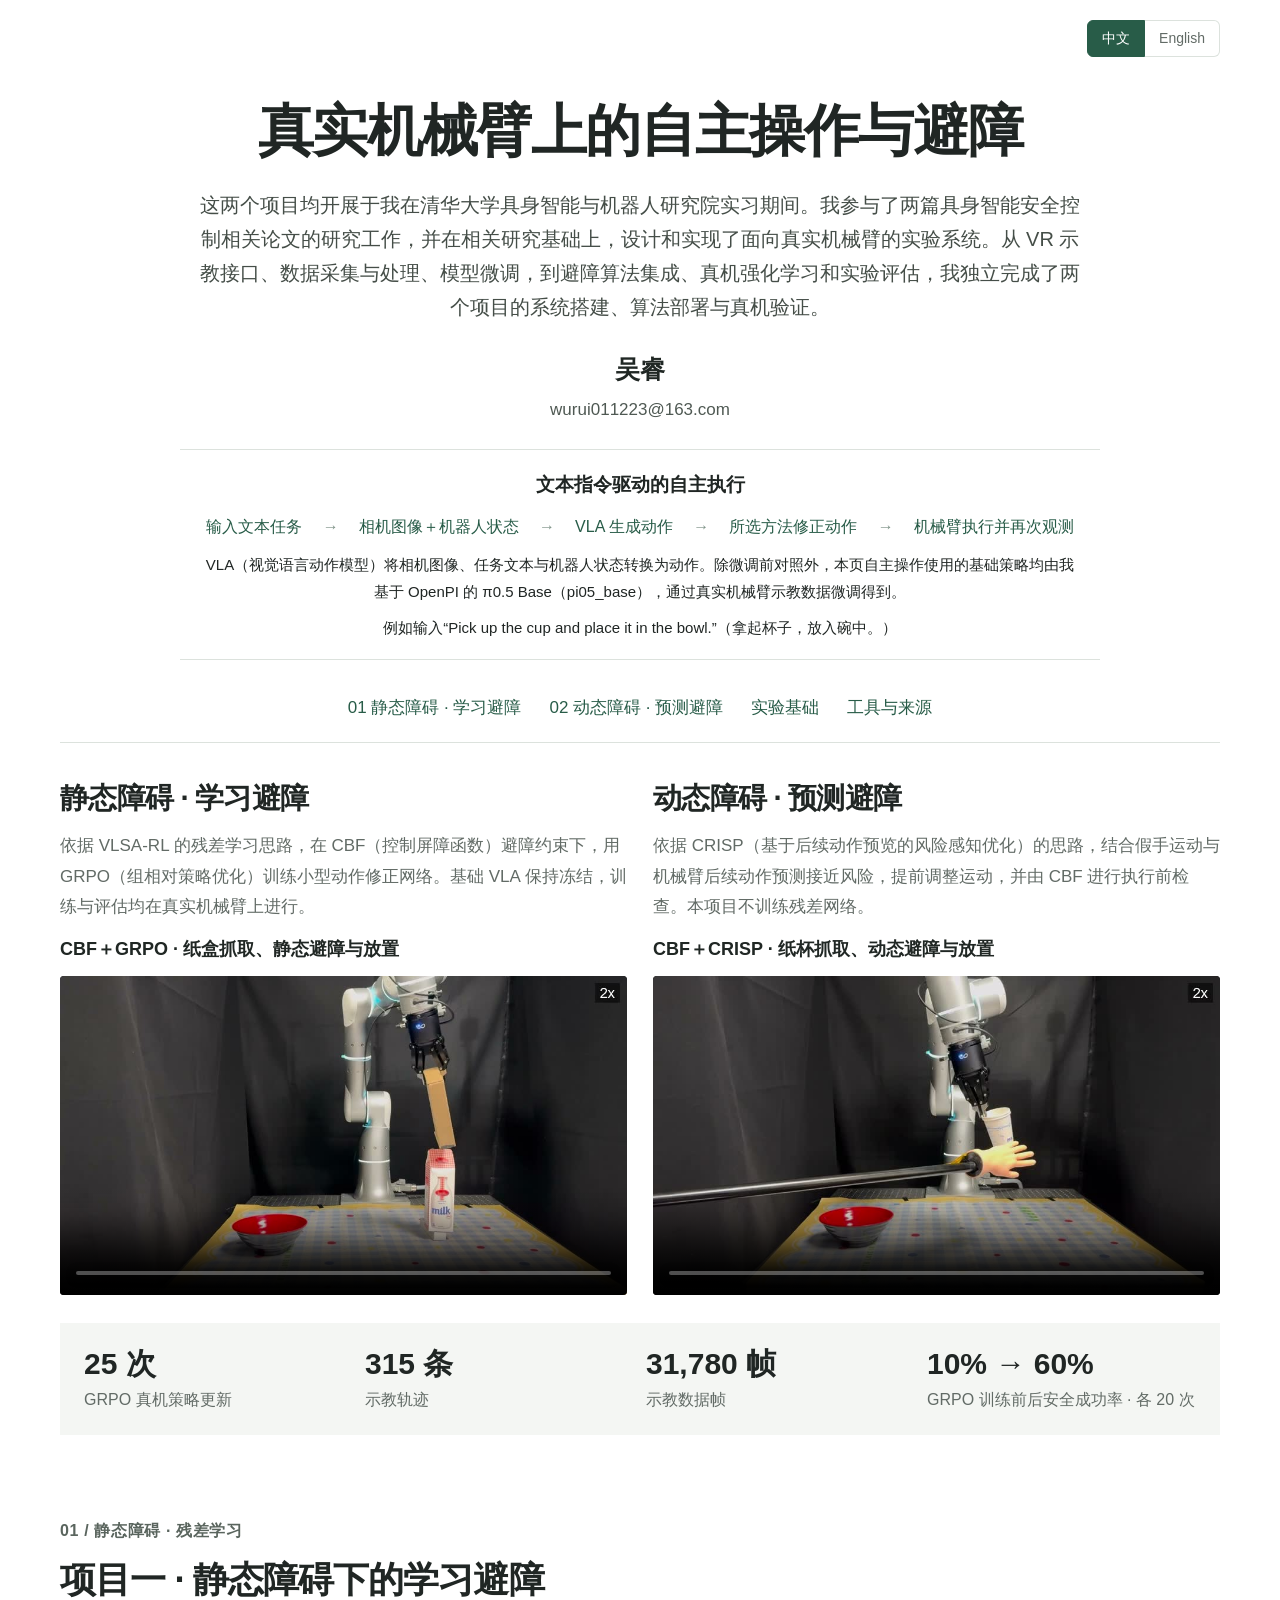
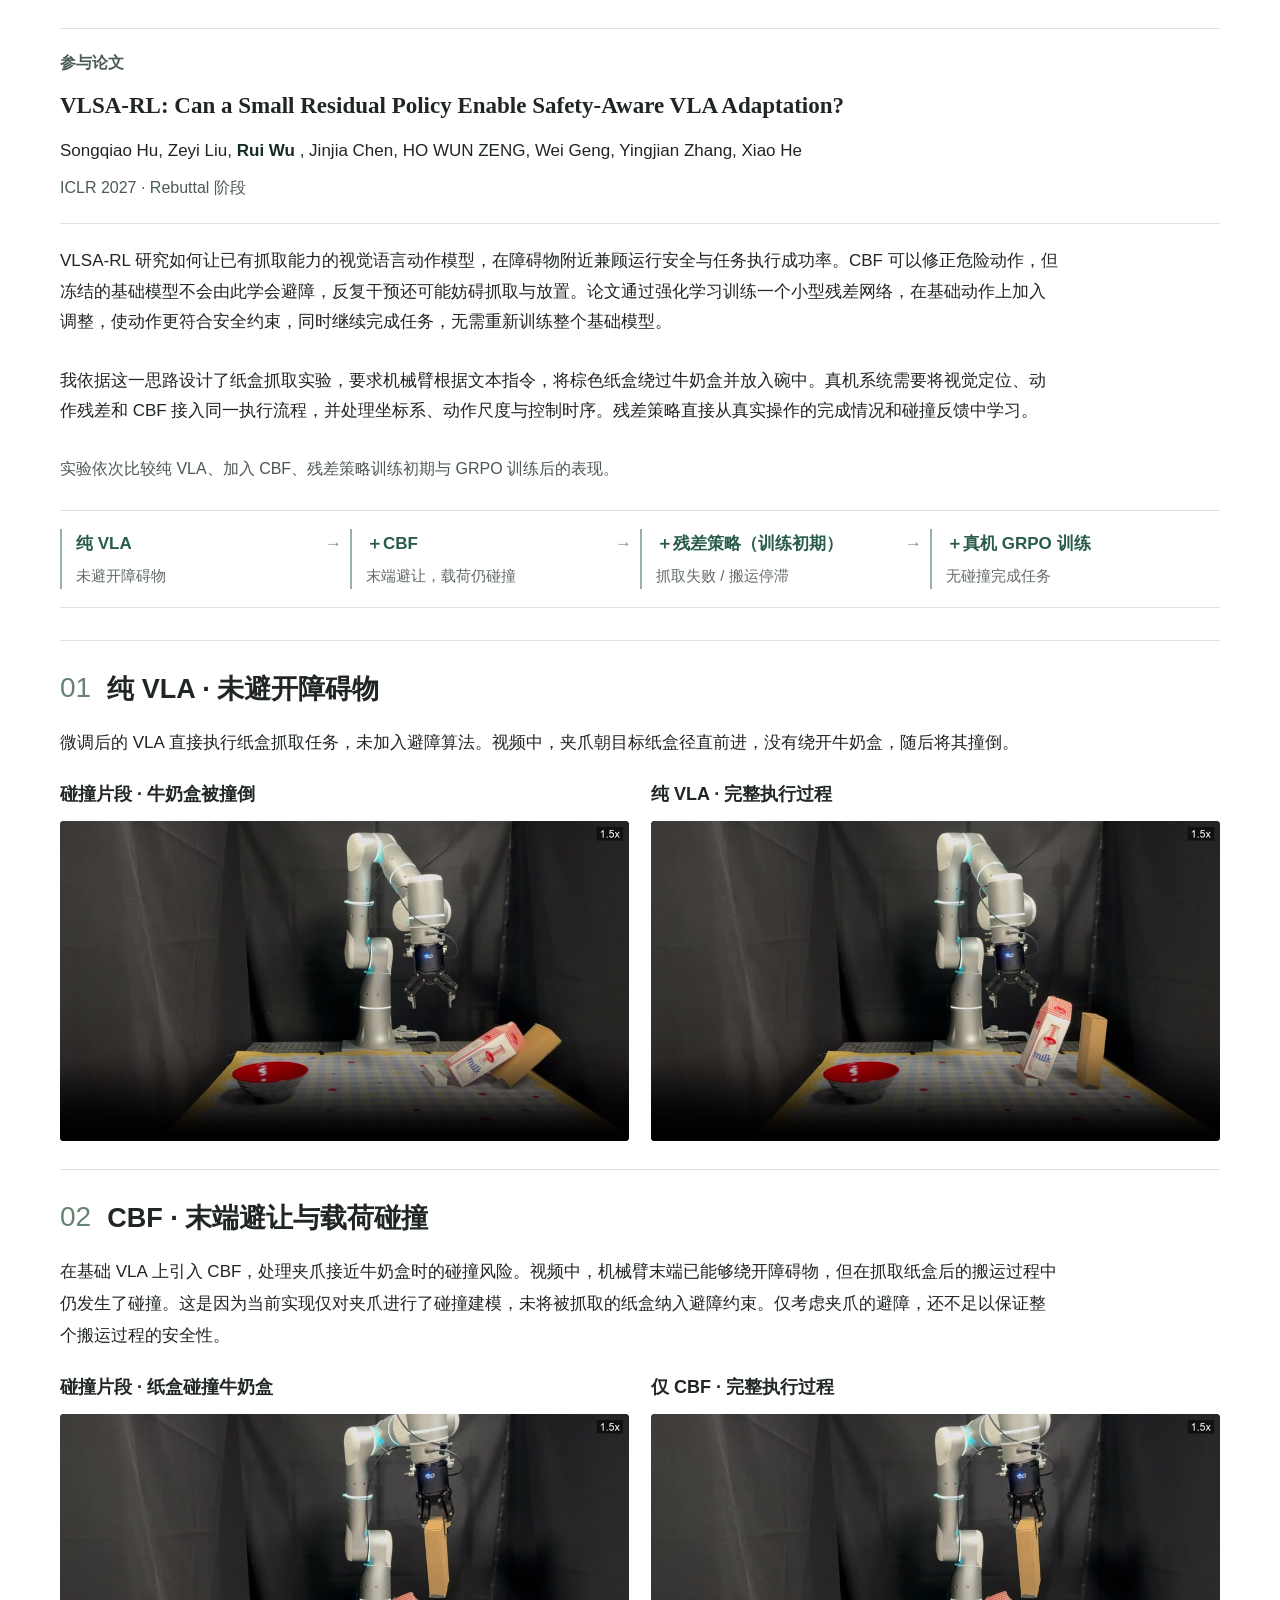
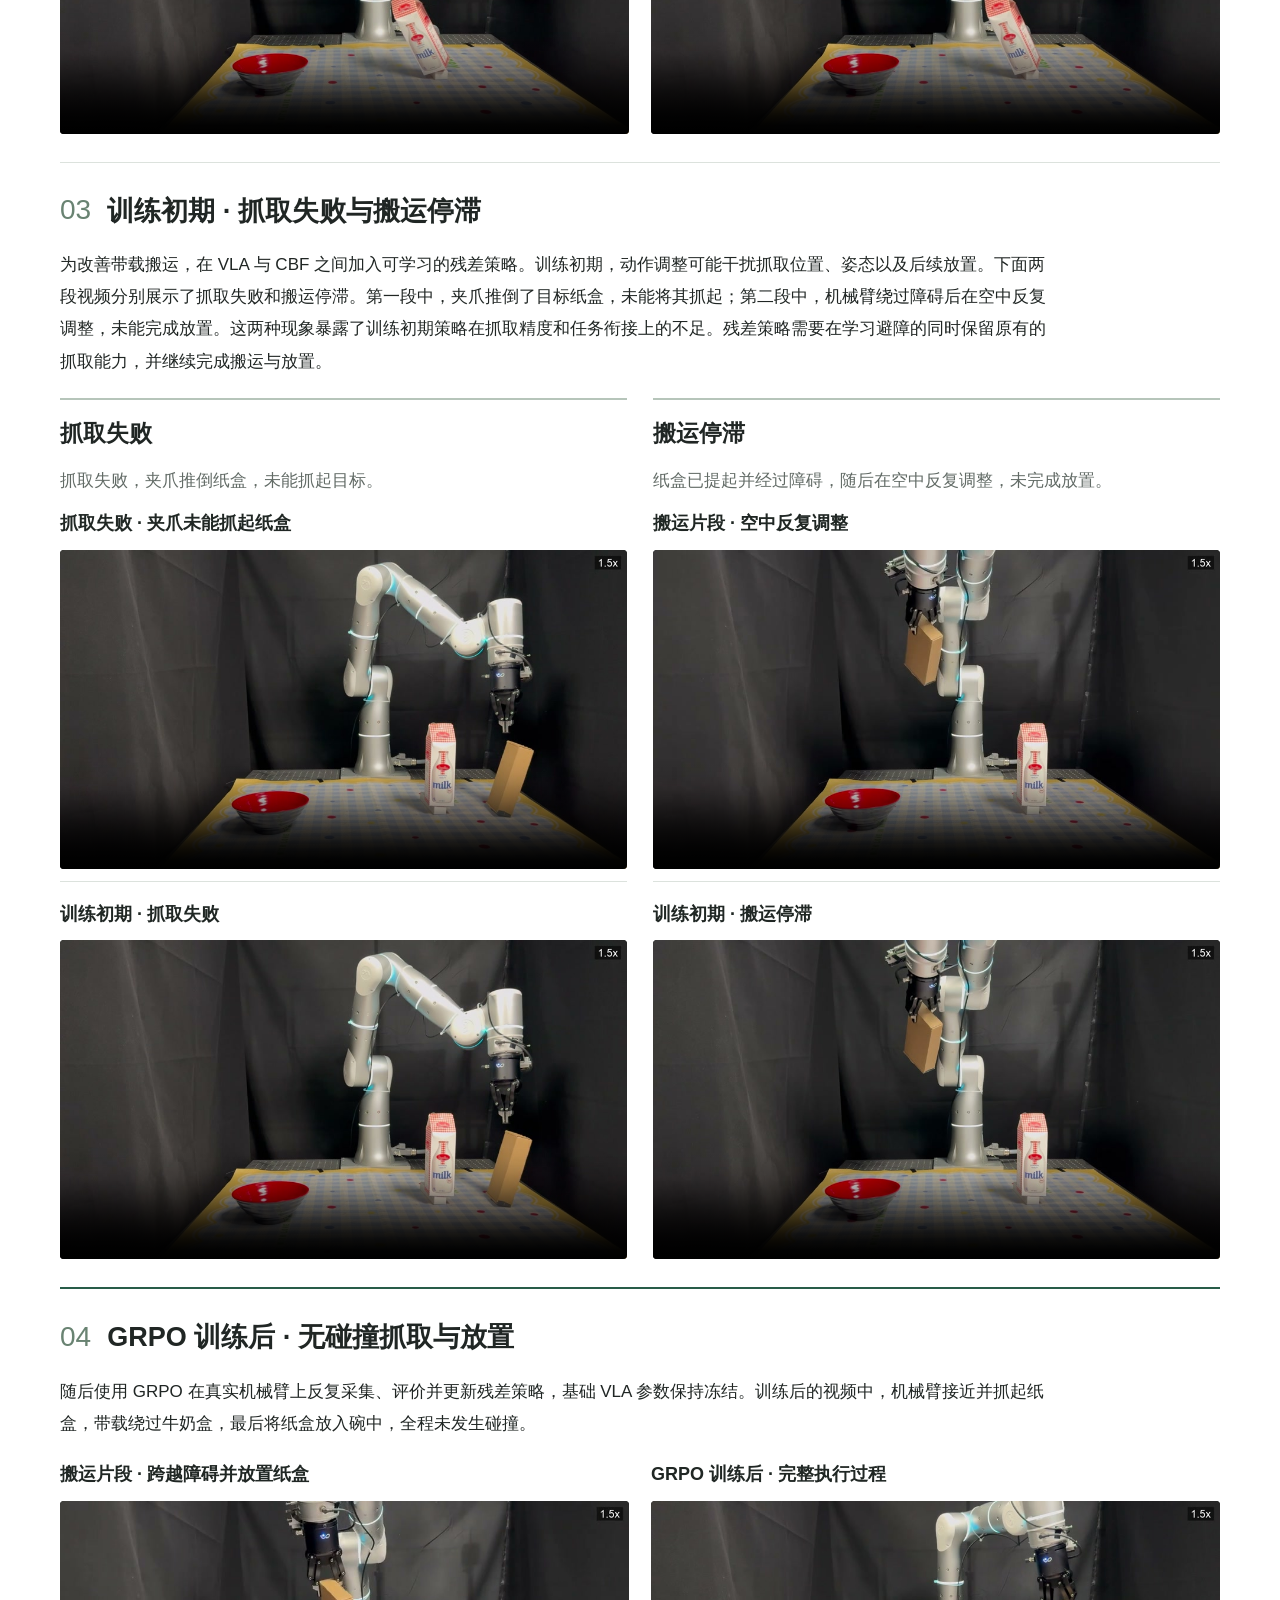
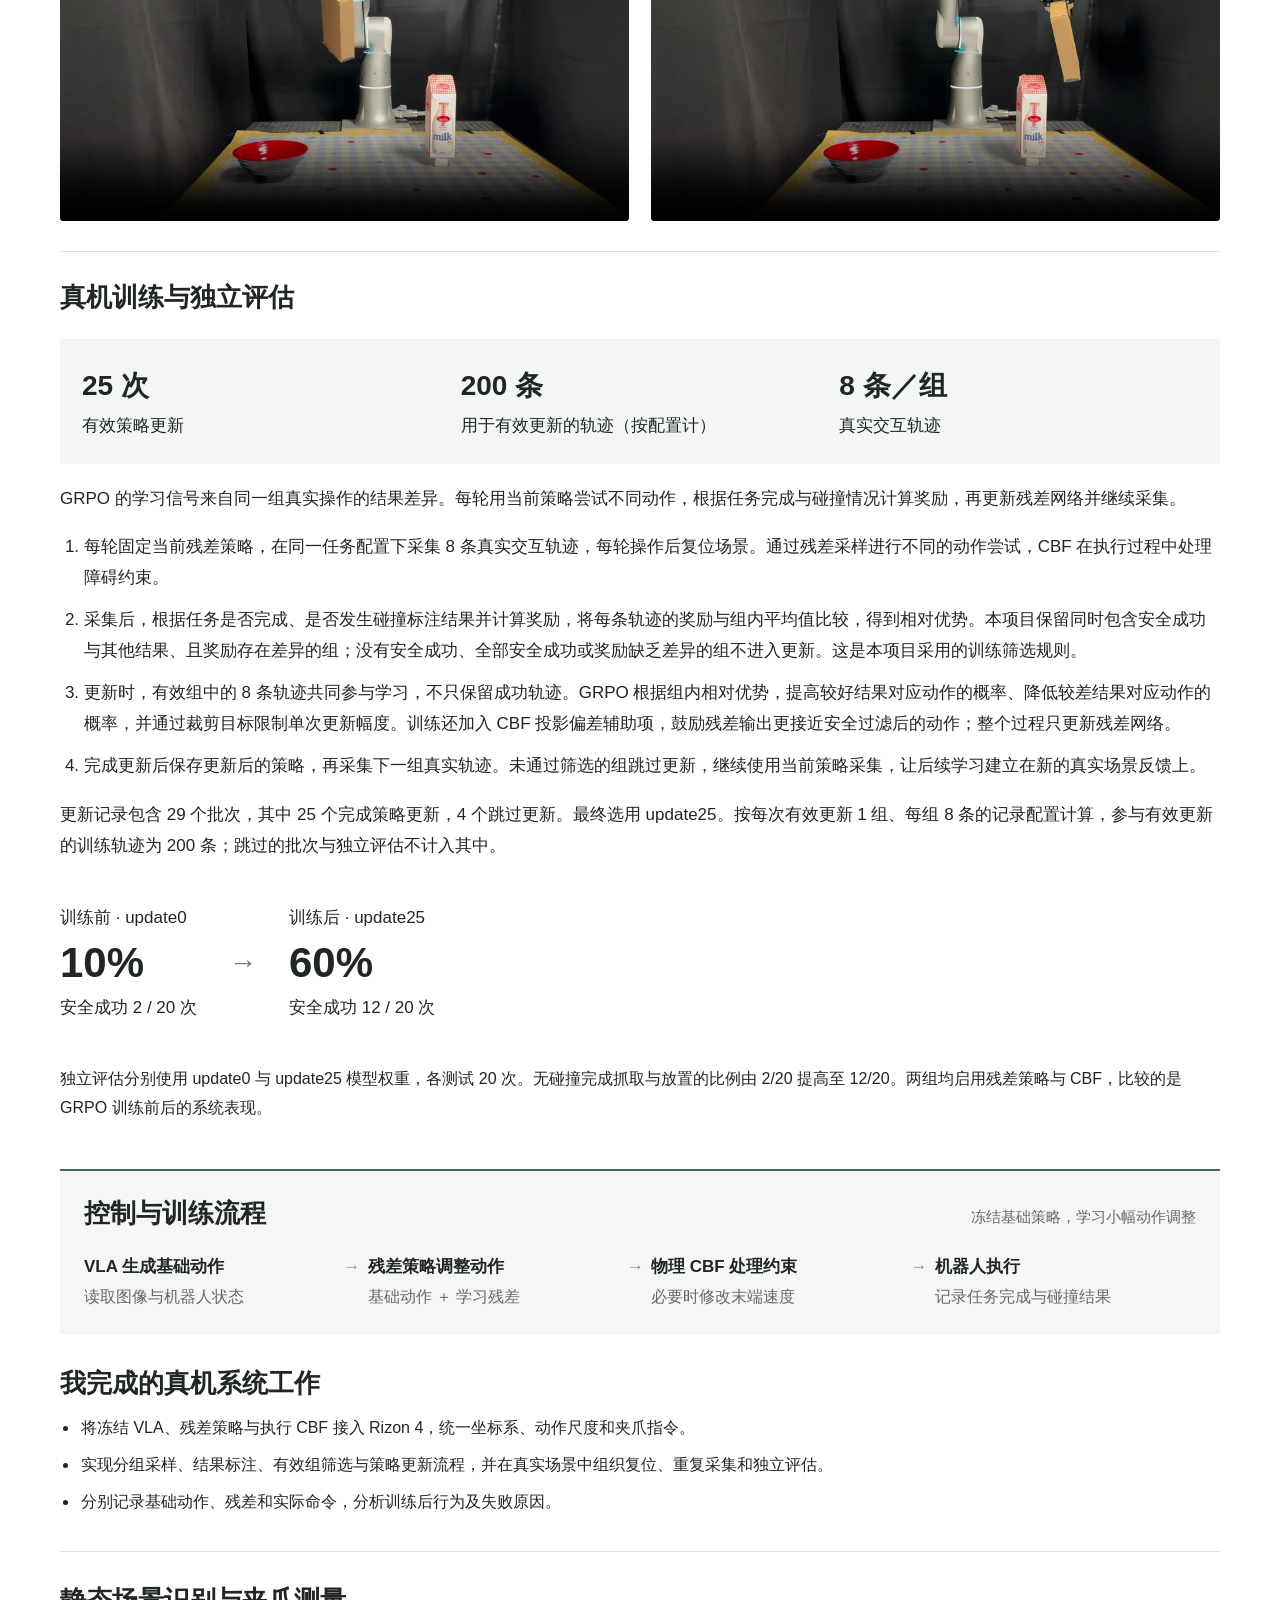
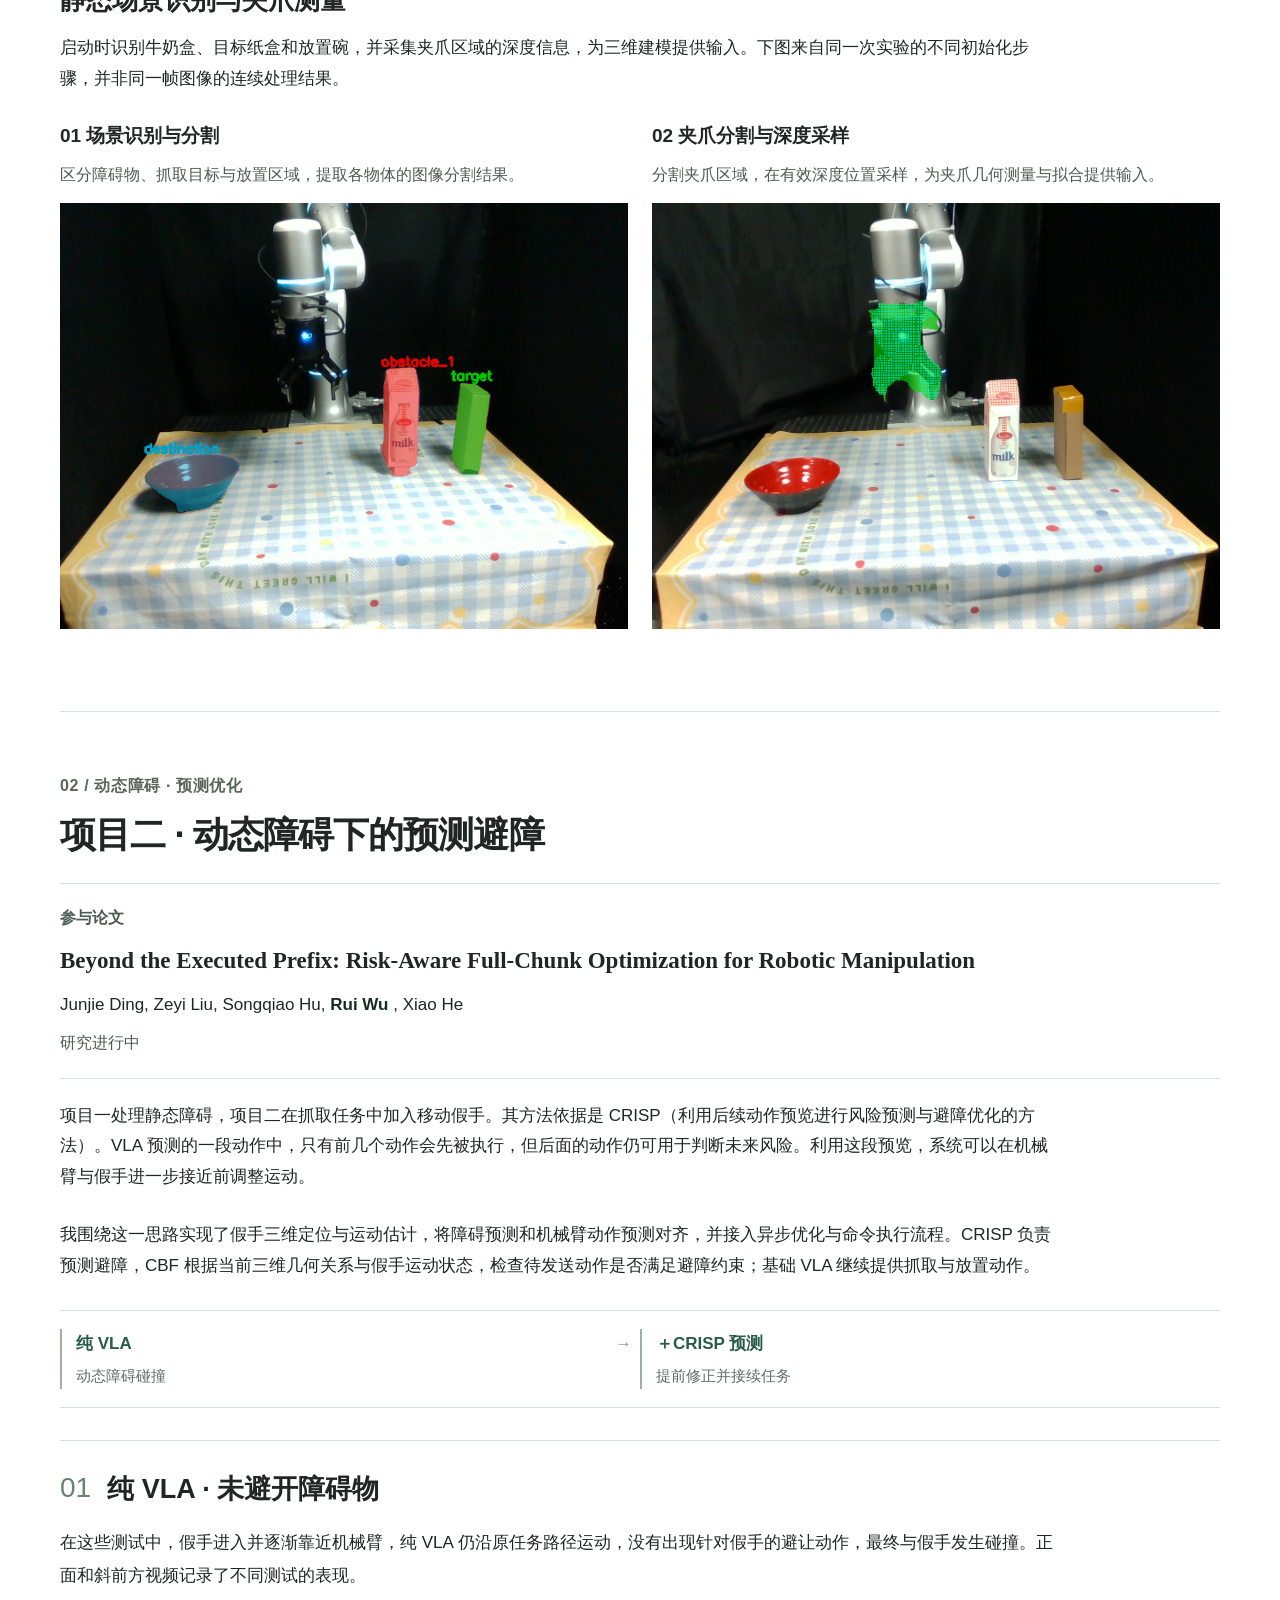
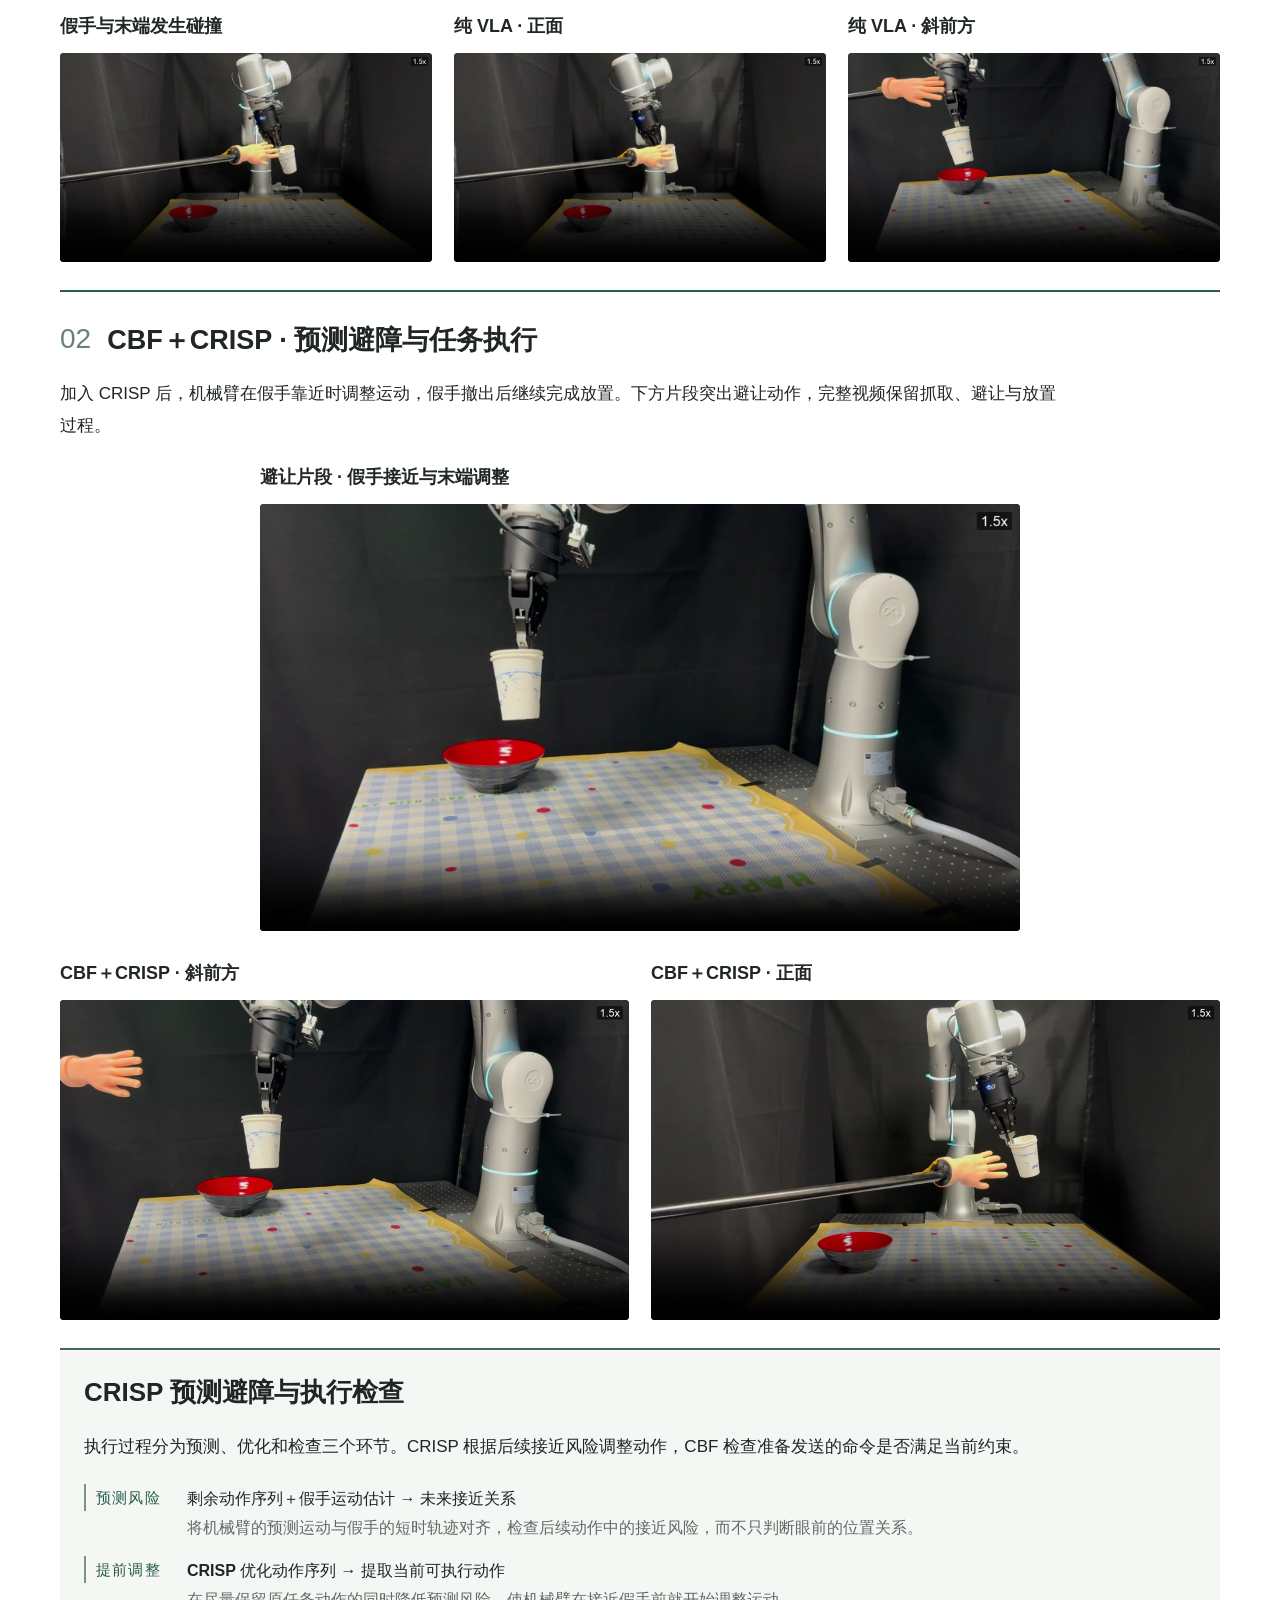
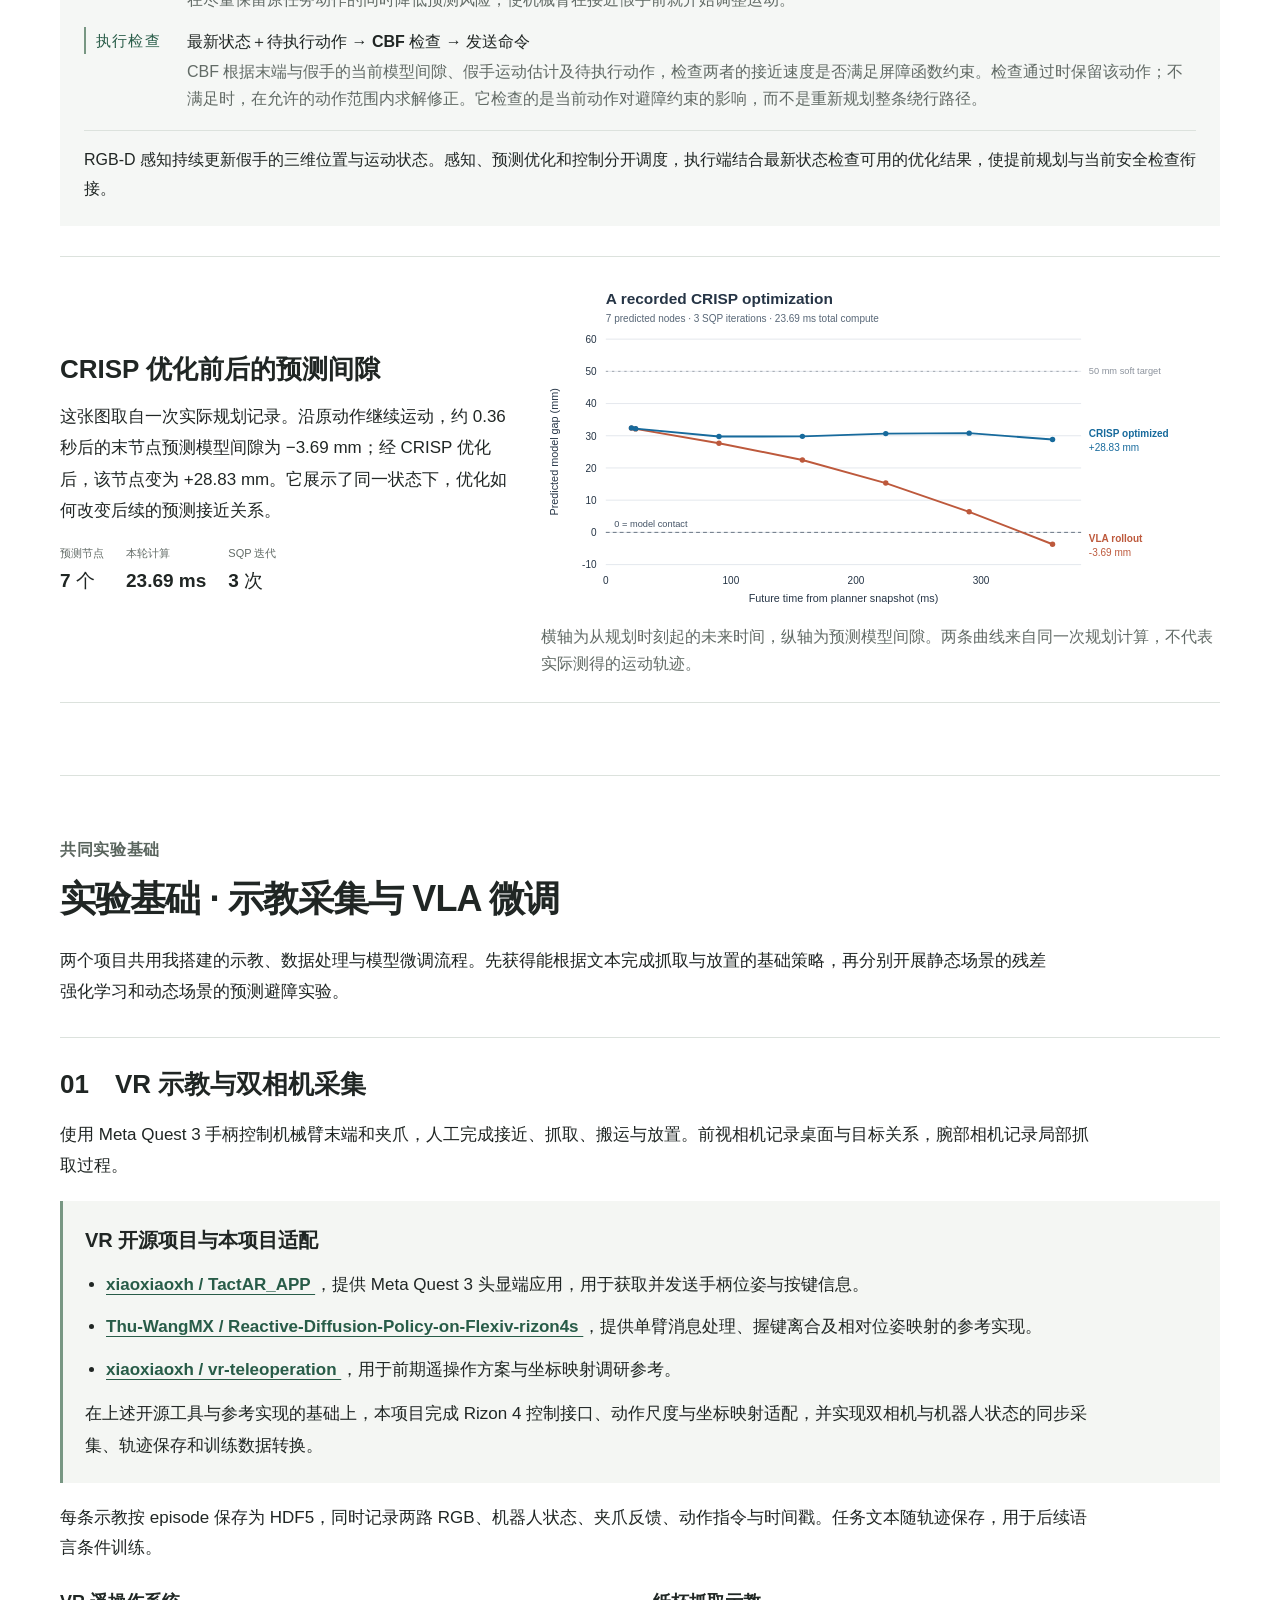
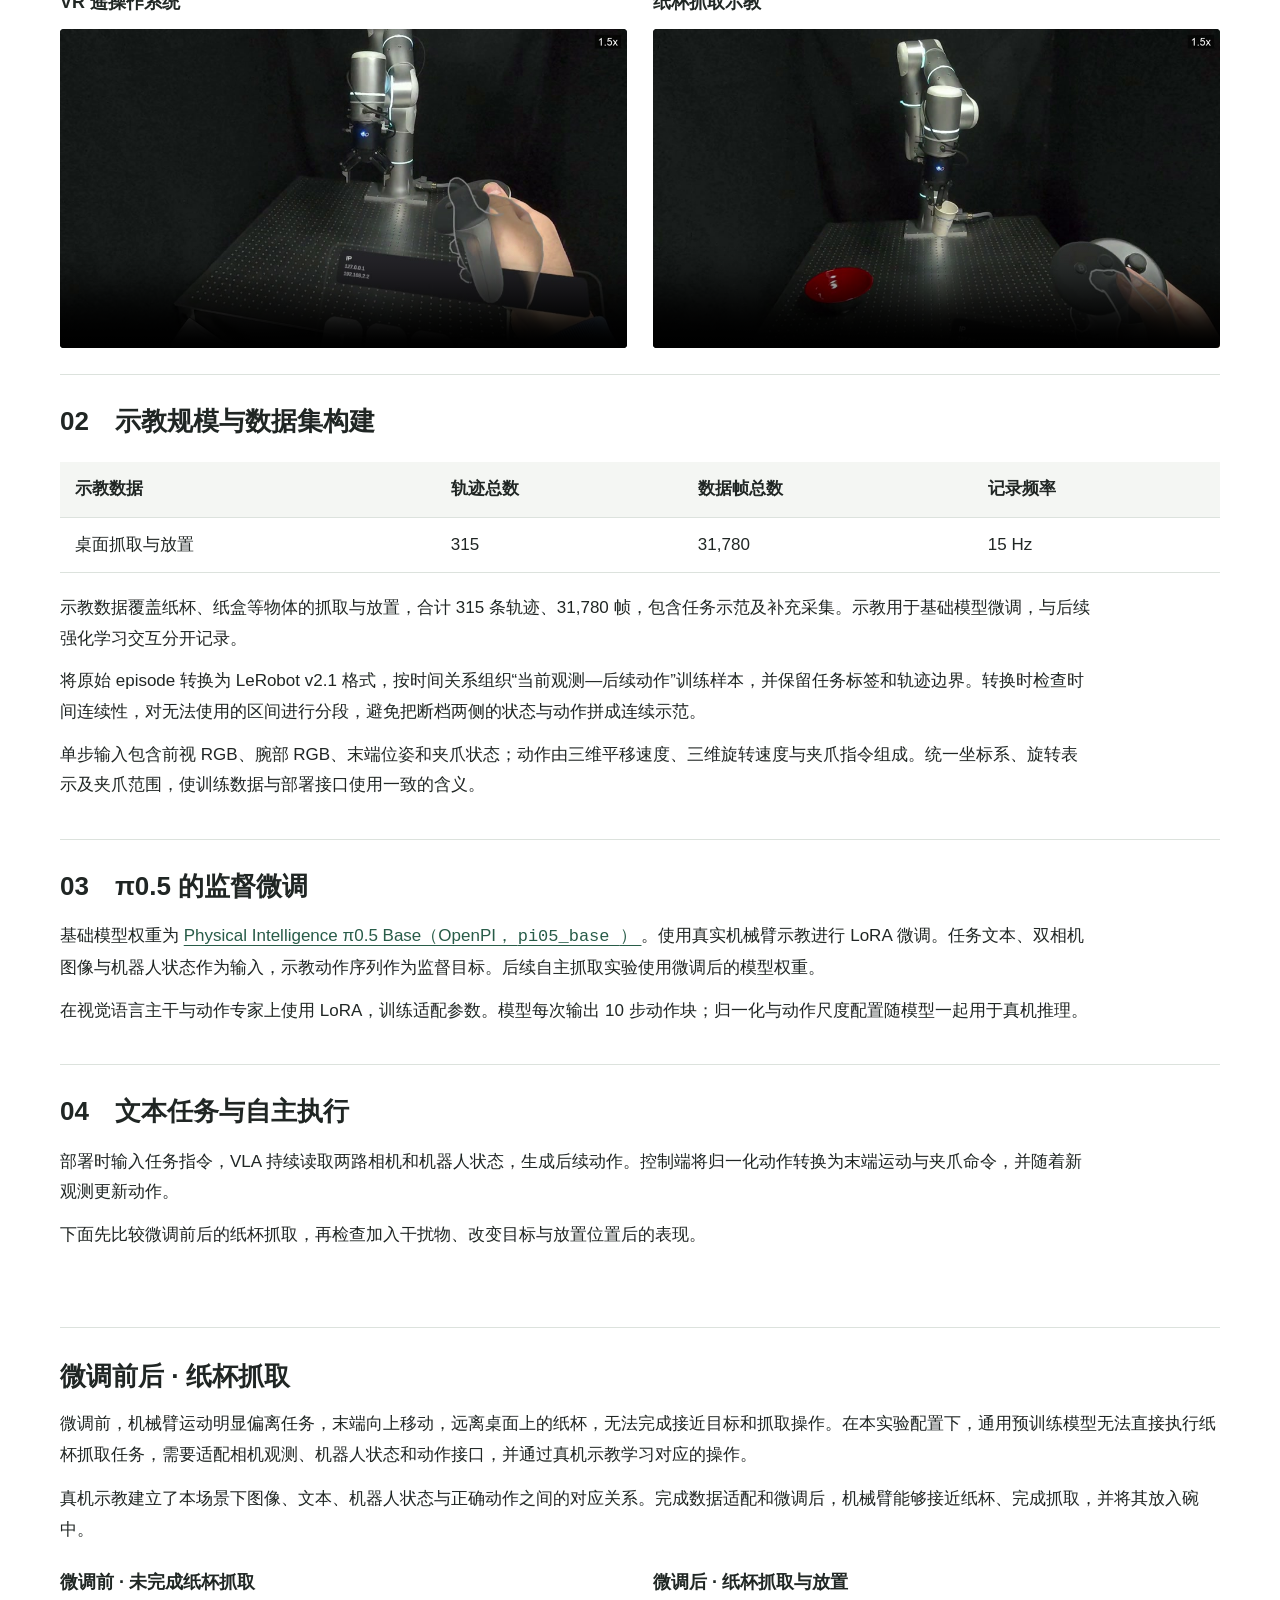
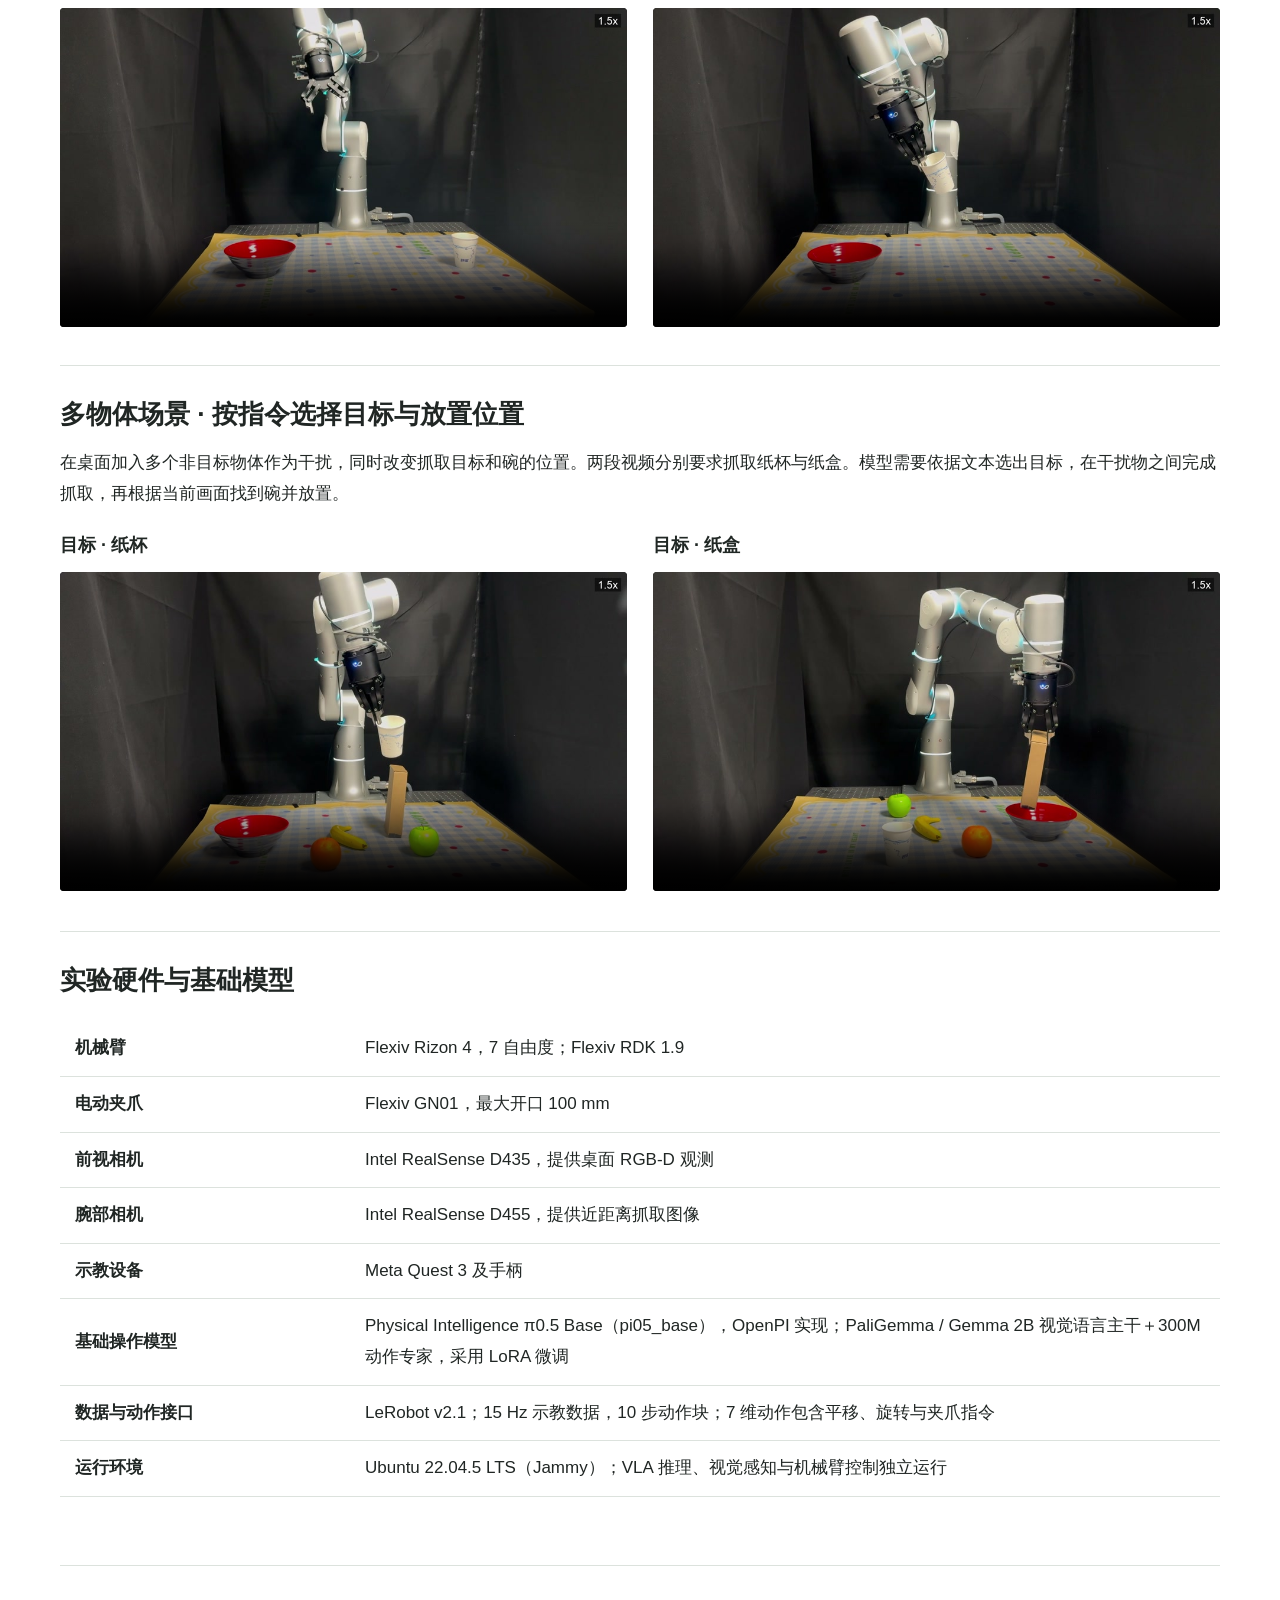
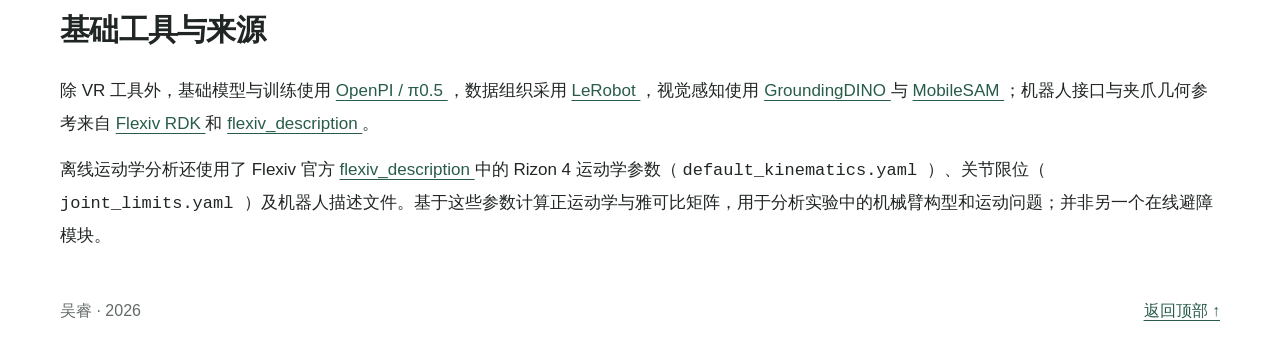
<file: index.html>
<!DOCTYPE html>
<html lang="zh-CN">
 <head>
  <meta charset="utf-8"/>
  <meta content="width=device-width,initial-scale=1" name="viewport"/>
  <title>
   真实机械臂上的自主操作与避障 · 吴睿
  </title>
  <meta content="吴睿的 Rizon 4 真机研究：VLSA-RL 残差强化学习与 CRISP 预测避障，涵盖 VR 示教、数据集构建、VLA 微调、真实交互训练和实验评估。" name="description"/>
  <link href="portfolio.css?v=20261116-bilingual" rel="stylesheet"/>
  <script defer="" src="portfolio.js?v=20261116-bilingual">
  </script>
  <link href="index.html" hreflang="zh-CN" rel="alternate"/>
  <link href="en.html" hreflang="en" rel="alternate"/>
 </head>
 <body>
  <a class="skip" href="#projects">
   跳到项目
  </a>
  <header class="page-header wrap">
   <nav aria-label="选择语言" class="language-switch">
    <a aria-current="page" data-language-link="" href="index.html" hreflang="zh-CN" lang="zh-CN">
     中文
    </a>
    <a data-language-link="" href="en.html" hreflang="en" lang="en">
     English
    </a>
   </nav>
   <h1>
    真实机械臂上的自主操作与避障
   </h1>
   <p class="lead">
    这两个项目均开展于我在清华大学具身智能与机器人研究院实习期间。我参与了两篇具身智能安全控制相关论文的研究工作，并在相关研究基础上，设计和实现了面向真实机械臂的实验系统。从 VR 示教接口、数据采集与处理、模型微调，到避障算法集成、真机强化学习和实验评估，我独立完成了两个项目的系统搭建、算法部署与真机验证。
   </p>
   <div class="identity">
    <p class="author-name">
     吴睿
    </p>
    <p class="author-email">
     wurui011223@163.com
    </p>
   </div>
   <div aria-label="自主执行流程" class="autonomy-intro">
    <p>
     文本指令驱动的自主执行
    </p>
    <ol class="autonomy-flow">
     <li>
      输入文本任务
     </li>
     <li>
      相机图像＋机器人状态
     </li>
     <li>
      VLA 生成动作
     </li>
     <li>
      所选方法修正动作
     </li>
     <li>
      机械臂执行并再次观测
     </li>
    </ol>
    <p class="autonomy-example">
     VLA（视觉语言动作模型）将相机图像、任务文本与机器人状态转换为动作。除微调前对照外，本页自主操作使用的基础策略均由我基于 OpenPI 的 π0.5 Base（pi05_base），通过真实机械臂示教数据微调得到。
    </p>
    <p class="autonomy-example">
     例如输入“Pick up the cup and place it in the bowl.”（拿起杯子，放入碗中。）
    </p>
   </div>
   <nav aria-label="页面目录">
    <a href="#residual">
     01 静态障碍 · 学习避障
    </a>
    <a href="#dynamic">
     02 动态障碍 · 预测避障
    </a>
    <a href="#foundation">
     实验基础
    </a>
    <a href="#materials">
     工具与来源
    </a>
   </nav>
  </header>
  <main class="wrap">
   <section aria-label="两项成果概览" class="overview" id="projects">
    <div class="two-grid project-grid">
     <article class="project-preview">
      <h2>
       静态障碍 · 学习避障
      </h2>
      <p>
       依据 VLSA-RL 的残差学习思路，在 CBF（控制屏障函数）避障约束下，用 GRPO（组相对策略优化）训练小型动作修正网络。基础 VLA 保持冻结，训练与评估均在真实机械臂上进行。
      </p>
      <figure class="film excerpt">
       <figcaption>
        <strong>
         CBF＋GRPO · 纸盒抓取、静态避障与放置
        </strong>
       </figcaption>
       <video aria-label="CBF＋GRPO · 纸盒抓取、静态避障与放置" controls="" data-loop="" loop="" muted="" playsinline="" poster="assets/media/hero-static-10s.jpg?v=2" preload="metadata" src="assets/media/hero-static-10s.mp4?v=2">
       </video>
      </figure>
     </article>
     <article class="project-preview">
      <h2>
       动态障碍 · 预测避障
      </h2>
      <p>
       依据 CRISP（基于后续动作预览的风险感知优化）的思路，结合假手运动与机械臂后续动作预测接近风险，提前调整运动，并由 CBF 进行执行前检查。本项目不训练残差网络。
      </p>
      <figure class="film excerpt">
       <figcaption>
        <strong>
         CBF＋CRISP · 纸杯抓取、动态避障与放置
        </strong>
       </figcaption>
       <video aria-label="CBF＋CRISP · 纸杯抓取、动态避障与放置" controls="" data-loop="" loop="" muted="" playsinline="" poster="assets/media/hero-dynamic-10s.jpg?v=2" preload="metadata" src="assets/media/hero-dynamic-10s.mp4?v=2">
       </video>
      </figure>
     </article>
    </div>
    <div class="scale-strip">
     <div>
      <strong>
       25 次
      </strong>
      <span>
       GRPO 真机策略更新
      </span>
     </div>
     <div>
      <strong>
       315 条
      </strong>
      <span>
       示教轨迹
      </span>
     </div>
     <div>
      <strong>
       31,780 帧
      </strong>
      <span>
       示教数据帧
      </span>
     </div>
     <div>
      <strong>
       10% → 60%
      </strong>
      <span>
       GRPO 训练前后安全成功率 · 各 20 次
      </span>
     </div>
    </div>
   </section>
   <section class="project" id="residual">
    <div class="section-label">
     01 / 静态障碍 · 残差学习
    </div>
    <h2>
     项目一 · 静态障碍下的学习避障
    </h2>
    <div class="paper-citation">
     <p class="paper-context">
      参与论文
     </p>
     <h3>
      VLSA-RL: Can a Small Residual Policy Enable Safety-Aware VLA Adaptation?
     </h3>
     <p class="paper-authors">
      Songqiao Hu, Zeyi Liu,
      <strong>
       Rui Wu
      </strong>
      , Jinjia Chen, HO WUN ZENG, Wei Geng, Yingjian Zhang, Xiao He
     </p>
     <p class="paper-status">
      ICLR 2027 · Rebuttal 阶段
     </p>
    </div>
    <p class="section-intro">
     VLSA-RL 研究如何让已有抓取能力的视觉语言动作模型，在障碍物附近兼顾运行安全与任务执行成功率。CBF 可以修正危险动作，但冻结的基础模型不会由此学会避障，反复干预还可能妨碍抓取与放置。论文通过强化学习训练一个小型残差网络，在基础动作上加入调整，使动作更符合安全约束，同时继续完成任务，无需重新训练整个基础模型。
    </p>
    <p class="section-intro">
     我依据这一思路设计了纸盒抓取实验，要求机械臂根据文本指令，将棕色纸盒绕过牛奶盒并放入碗中。真机系统需要将视觉定位、动作残差和 CBF 接入同一执行流程，并处理坐标系、动作尺度与控制时序。残差策略直接从真实操作的完成情况和碰撞反馈中学习。
    </p>
    <p class="evidence-guide">
     实验依次比较纯 VLA、加入 CBF、残差策略训练初期与 GRPO 训练后的表现。
    </p>
    <div aria-label="项目一实验递进" class="experiment-roadmap">
     <a href="#r-baseline">
      纯 VLA
      <span>
       未避开障碍物
      </span>
     </a>
     <a href="#r-cbf">
      ＋CBF
      <span>
       末端避让，载荷仍碰撞
      </span>
     </a>
     <a href="#r-residual">
      ＋残差策略（训练初期）
      <span>
       抓取失败 / 搬运停滞
      </span>
     </a>
     <a href="#r-trained">
      ＋真机 GRPO 训练
      <span>
       无碰撞完成任务
      </span>
     </a>
    </div>
    <div class="experiment-chain">
     <article class="experiment-step" id="r-baseline">
      <header class="step-heading">
       <span class="step-number">
        01
       </span>
       <div>
        <h3>
         纯 VLA · 未避开障碍物
        </h3>
       </div>
      </header>
      <p class="step-description">
       微调后的 VLA 直接执行纸盒抓取任务，未加入避障算法。视频中，夹爪朝目标纸盒径直前进，没有绕开牛奶盒，随后将其撞倒。
      </p>
      <div class="step-media two-grid video-row">
       <figure class="film">
        <figcaption>
         <strong>
          碰撞片段 · 牛奶盒被撞倒
         </strong>
        </figcaption>
        <video aria-label="碰撞片段 · 牛奶盒倾倒" controls="" data-loop="" loop="" muted="" playsinline="" poster="assets/media/no-cbf-impact-sdr.jpg" preload="none" src="assets/media/no-cbf-impact-1.5x-sdr-silent.mp4">
        </video>
       </figure>
       <figure class="film">
        <figcaption>
         <strong>
          纯 VLA · 完整执行过程
         </strong>
        </figcaption>
        <video aria-label="纯 VLA · 完整执行过程" controls="" muted="" playsinline="" poster="assets/media/no-cbf-collision-sdr.jpg" preload="none" src="assets/media/no-cbf-collision-1.5x-sdr-silent.mp4">
        </video>
       </figure>
      </div>
     </article>
     <article class="experiment-step" id="r-cbf">
      <header class="step-heading">
       <span class="step-number">
        02
       </span>
       <div>
        <h3>
         CBF · 末端避让与载荷碰撞
        </h3>
       </div>
      </header>
      <p class="step-description">
       在基础 VLA 上引入 CBF，处理夹爪接近牛奶盒时的碰撞风险。视频中，机械臂末端已能够绕开障碍物，但在抓取纸盒后的搬运过程中仍发生了碰撞。这是因为当前实现仅对夹爪进行了碰撞建模，未将被抓取的纸盒纳入避障约束。仅考虑夹爪的避障，还不足以保证整个搬运过程的安全性。
      </p>
      <div class="step-media two-grid video-row">
       <figure class="film">
        <figcaption>
         <strong>
          碰撞片段 · 纸盒碰撞牛奶盒
         </strong>
        </figcaption>
        <video aria-label="碰撞片段 · 纸盒碰撞牛奶盒" controls="" data-loop="" loop="" muted="" playsinline="" poster="assets/media/milk-collision-sdr.jpg" preload="none" src="assets/media/milk-collision-1.5x-sdr-silent.mp4">
        </video>
       </figure>
       <figure class="film">
        <figcaption>
         <strong>
          仅 CBF · 完整执行过程
         </strong>
        </figcaption>
        <video aria-label="仅 CBF · 完整执行过程" controls="" muted="" playsinline="" poster="assets/media/collision-success-sdr.jpg" preload="none" src="assets/media/collision-success-1.5x-sdr-silent.mp4">
        </video>
       </figure>
      </div>
     </article>
     <article class="experiment-step" id="r-residual">
      <header class="step-heading">
       <span class="step-number">
        03
       </span>
       <div>
        <h3>
         训练初期 · 抓取失败与搬运停滞
        </h3>
       </div>
      </header>
      <p class="step-description">
       为改善带载搬运，在 VLA 与 CBF 之间加入可学习的残差策略。训练初期，动作调整可能干扰抓取位置、姿态以及后续放置。下面两段视频分别展示了抓取失败和搬运停滞。第一段中，夹爪推倒了目标纸盒，未能将其抓起；第二段中，机械臂绕过障碍后在空中反复调整，未能完成放置。这两种现象暴露了训练初期策略在抓取精度和任务衔接上的不足。残差策略需要在学习避障的同时保留原有的抓取能力，并继续完成搬运与放置。
      </p>
      <div class="failure-pairs two-grid">
       <div class="failure-pair">
        <h4>
         抓取失败
        </h4>
        <p class="pair-intro">
         抓取失败，夹爪推倒纸盒，未能抓起目标。
        </p>
        <figure class="film">
         <figcaption>
          <strong>
           抓取失败 · 夹爪未能抓起纸盒
          </strong>
         </figcaption>
         <video aria-label="抓取失败 · 夹爪未能抓起纸盒" controls="" data-loop="" loop="" muted="" playsinline="" poster="assets/media/target-topple-sdr.jpg" preload="none" src="assets/media/target-topple-1.5x-sdr-silent.mp4">
         </video>
        </figure>
        <figure class="film">
         <figcaption>
          <strong>
           训练初期 · 抓取失败
          </strong>
         </figcaption>
         <video aria-label="训练初期 · 抓取失败" controls="" muted="" playsinline="" poster="assets/media/grasp-failure-sdr.jpg" preload="none" src="assets/media/grasp-failure-1.5x-sdr-silent.mp4">
         </video>
        </figure>
       </div>
       <div class="failure-pair">
        <h4>
         搬运停滞
        </h4>
        <p class="pair-intro">
         纸盒已提起并经过障碍，随后在空中反复调整，未完成放置。
        </p>
        <figure class="film excerpt">
         <figcaption>
          <strong>
           搬运片段 · 空中反复调整
          </strong>
         </figcaption>
         <video aria-label="搬运片段 · 空中反复调整" controls="" data-loop="" loop="" muted="" playsinline="" poster="assets/media/residual-stall-sdr.jpg" preload="none" src="assets/media/residual-stall-1.5x-sdr-silent.mp4">
         </video>
        </figure>
        <figure class="film">
         <figcaption>
          <strong>
           训练初期 · 搬运停滞
          </strong>
         </figcaption>
         <video aria-label="训练初期 · 搬运停滞" controls="" muted="" playsinline="" poster="assets/media/safe-failure-sdr.jpg" preload="none" src="assets/media/safe-failure-1.5x-sdr-silent.mp4">
         </video>
        </figure>
       </div>
      </div>
     </article>
     <article class="experiment-step step-result" id="r-trained">
      <header class="step-heading">
       <span class="step-number">
        04
       </span>
       <div>
        <h3>
         GRPO 训练后 · 无碰撞抓取与放置
        </h3>
       </div>
      </header>
      <p class="step-description">
       随后使用 GRPO 在真实机械臂上反复采集、评价并更新残差策略，基础 VLA 参数保持冻结。训练后的视频中，机械臂接近并抓起纸盒，带载绕过牛奶盒，最后将纸盒放入碗中，全程未发生碰撞。
      </p>
      <div class="step-media two-grid video-row">
       <figure class="film excerpt">
        <figcaption>
         <strong>
          搬运片段 · 跨越障碍并放置纸盒
         </strong>
        </figcaption>
        <video aria-label="搬运片段 · 跨越障碍并放置纸盒" controls="" data-loop="" loop="" muted="" playsinline="" poster="assets/media/carry-place-success-sdr.jpg" preload="none" src="assets/media/carry-place-success-1.5x-sdr-silent.mp4">
        </video>
       </figure>
       <figure class="film">
        <figcaption>
         <strong>
          GRPO 训练后 · 完整执行过程
         </strong>
        </figcaption>
        <video aria-label="GRPO 训练后 · 完整执行过程" controls="" id="static-evidence-video" muted="" playsinline="" poster="assets/media/safe-success-sdr.jpg" preload="none" src="assets/media/safe-success-1.5x-sdr-silent.mp4">
        </video>
       </figure>
      </div>
      <div class="training-results">
       <h3>
        真机训练与独立评估
       </h3>
       <div class="training-facts">
        <div>
         <strong>
          25 次
         </strong>
         <span>
          有效策略更新
         </span>
        </div>
        <div>
         <strong>
          200 条
         </strong>
         <span>
          用于有效更新的轨迹（按配置计）
         </span>
        </div>
        <div>
         <strong>
          8 条／组
         </strong>
         <span>
          真实交互轨迹
         </span>
        </div>
       </div>
       <p>
        GRPO 的学习信号来自同一组真实操作的结果差异。每轮用当前策略尝试不同动作，根据任务完成与碰撞情况计算奖励，再更新残差网络并继续采集。
       </p>
       <ol class="training-cycle">
        <li>
         每轮固定当前残差策略，在同一任务配置下采集 8 条真实交互轨迹，每轮操作后复位场景。通过残差采样进行不同的动作尝试，CBF 在执行过程中处理障碍约束。
        </li>
        <li>
         采集后，根据任务是否完成、是否发生碰撞标注结果并计算奖励，将每条轨迹的奖励与组内平均值比较，得到相对优势。本项目保留同时包含安全成功与其他结果、且奖励存在差异的组；没有安全成功、全部安全成功或奖励缺乏差异的组不进入更新。这是本项目采用的训练筛选规则。
        </li>
        <li>
         更新时，有效组中的 8 条轨迹共同参与学习，不只保留成功轨迹。GRPO 根据组内相对优势，提高较好结果对应动作的概率、降低较差结果对应动作的概率，并通过裁剪目标限制单次更新幅度。训练还加入 CBF 投影偏差辅助项，鼓励残差输出更接近安全过滤后的动作；整个过程只更新残差网络。
        </li>
        <li>
         完成更新后保存更新后的策略，再采集下一组真实轨迹。未通过筛选的组跳过更新，继续使用当前策略采集，让后续学习建立在新的真实场景反馈上。
        </li>
       </ol>
       <p>
        更新记录包含 29 个批次，其中 25 个完成策略更新，4 个跳过更新。最终选用 update25。按每次有效更新 1 组、每组 8 条的记录配置计算，参与有效更新的训练轨迹为 200 条；跳过的批次与独立评估不计入其中。
       </p>
       <div class="rate-comparison">
        <div>
         <span>
          训练前 · update0
         </span>
         <strong>
          10%
         </strong>
         <span class="evaluation-count">
          安全成功 2 / 20 次
         </span>
        </div>
        <span aria-hidden="true">
         →
        </span>
        <div>
         <span>
          训练后 · update25
         </span>
         <strong>
          60%
         </strong>
         <span class="evaluation-count">
          安全成功 12 / 20 次
         </span>
        </div>
       </div>
       <p class="evaluation-basis">
        独立评估分别使用 update0 与 update25 模型权重，各测试 20 次。无碰撞完成抓取与放置的比例由 2/20 提高至 12/20。两组均启用残差策略与 CBF，比较的是 GRPO 训练前后的系统表现。
       </p>
      </div>
     </article>
    </div>
    <div aria-labelledby="residual-method" class="method-panel">
     <div class="method-heading">
      <h3 id="residual-method">
       控制与训练流程
      </h3>
      <span>
       冻结基础策略，学习小幅动作调整
      </span>
     </div>
     <ol class="method-stages">
      <li>
       <b>
        VLA 生成基础动作
       </b>
       <span>
        读取图像与机器人状态
       </span>
      </li>
      <li>
       <b>
        残差策略调整动作
       </b>
       <span>
        基础动作 ＋ 学习残差
       </span>
      </li>
      <li>
       <b>
        物理 CBF 处理约束
       </b>
       <span>
        必要时修改末端速度
       </span>
      </li>
      <li>
       <b>
        机器人执行
       </b>
       <span>
        记录任务完成与碰撞结果
       </span>
      </li>
     </ol>
    </div>
    <div class="work-summary">
     <h3>
      我完成的真机系统工作
     </h3>
     <ul class="work-list">
      <li>
       将冻结 VLA、残差策略与执行 CBF 接入 Rizon 4，统一坐标系、动作尺度和夹爪指令。
      </li>
      <li>
       实现分组采样、结果标注、有效组筛选与策略更新流程，并在真实场景中组织复位、重复采集和独立评估。
      </li>
      <li>
       分别记录基础动作、残差和实际命令，分析训练后行为及失败原因。
      </li>
     </ul>
    </div>
    <section aria-labelledby="static-perception-title" class="perception-process">
     <header>
      <h3 id="static-perception-title">
       静态场景识别与夹爪测量
      </h3>
      <p>
       启动时识别牛奶盒、目标纸盒和放置碗，并采集夹爪区域的深度信息，为三维建模提供输入。下图来自同一次实验的不同初始化步骤，并非同一帧图像的连续处理结果。
      </p>
     </header>
     <div class="perception-grid">
      <figure>
       <figcaption>
        <h4>
         01 场景识别与分割
        </h4>
        <p>
         区分障碍物、抓取目标与放置区域，提取各物体的图像分割结果。
        </p>
       </figcaption>
       <img alt="真实初始化图像：红色牛奶盒障碍、绿色目标纸盒与蓝色放置碗的分割结果" height="480" loading="lazy" src="assets/case-study/static-scene-segmentation.png" width="640"/>
      </figure>
      <figure>
       <figcaption>
        <h4>
         02 夹爪分割与深度采样
        </h4>
        <p>
         分割夹爪区域，在有效深度位置采样，为夹爪几何测量与拟合提供输入。
        </p>
       </figcaption>
       <img alt="真实夹爪测量图像：夹爪分割区域与叠加的采样点" height="480" loading="lazy" src="assets/case-study/static-gripper-depth-points.png" width="640"/>
      </figure>
     </div>
    </section>
   </section>
   <section class="project" id="dynamic">
    <div class="section-label">
     02 / 动态障碍 · 预测优化
    </div>
    <h2>
     项目二 · 动态障碍下的预测避障
    </h2>
    <div class="paper-citation">
     <p class="paper-context">
      参与论文
     </p>
     <h3>
      Beyond the Executed Prefix: Risk-Aware Full-Chunk Optimization for Robotic Manipulation
     </h3>
     <p class="paper-authors">
      Junjie Ding, Zeyi Liu, Songqiao Hu,
      <strong>
       Rui Wu
      </strong>
      , Xiao He
     </p>
     <p class="paper-status">
      研究进行中
     </p>
    </div>
    <p class="section-intro">
     项目一处理静态障碍，项目二在抓取任务中加入移动假手。其方法依据是 CRISP（利用后续动作预览进行风险预测与避障优化的方法）。VLA 预测的一段动作中，只有前几个动作会先被执行，但后面的动作仍可用于判断未来风险。利用这段预览，系统可以在机械臂与假手进一步接近前调整运动。
    </p>
    <p class="section-intro">
     我围绕这一思路实现了假手三维定位与运动估计，将障碍预测和机械臂动作预测对齐，并接入异步优化与命令执行流程。CRISP 负责预测避障，CBF 根据当前三维几何关系与假手运动状态，检查待发送动作是否满足避障约束；基础 VLA 继续提供抓取与放置动作。
    </p>
    <div aria-label="项目二实验递进" class="experiment-roadmap two-stages">
     <a href="#d-vla">
      纯 VLA
      <span>
       动态障碍碰撞
      </span>
     </a>
     <a href="#d-full">
      ＋CRISP 预测
      <span>
       提前修正并接续任务
      </span>
     </a>
    </div>
    <div class="experiment-chain">
     <article class="experiment-step" id="d-vla">
      <header class="step-heading">
       <span class="step-number">
        01
       </span>
       <div>
        <h3>
         纯 VLA · 未避开障碍物
        </h3>
       </div>
      </header>
      <p class="step-description">
       在这些测试中，假手进入并逐渐靠近机械臂，纯 VLA 仍沿原任务路径运动，没有出现针对假手的避让动作，最终与假手发生碰撞。正面和斜前方视频记录了不同测试的表现。
      </p>
      <div class="step-media three-grid video-row">
       <figure class="film">
        <figcaption>
         <strong>
          假手与末端发生碰撞
         </strong>
        </figcaption>
        <video aria-label="假手与末端发生碰撞" controls="" data-loop="" loop="" muted="" playsinline="" poster="assets/media/hand-contact-front-sdr.jpg" preload="none" src="assets/media/hand-contact-front-1.5x-sdr-silent.mp4">
        </video>
       </figure>
       <figure class="film">
        <figcaption>
         <strong>
          纯 VLA · 正面
         </strong>
        </figcaption>
        <video aria-label="纯 VLA · 正面" controls="" muted="" playsinline="" poster="assets/media/hand-vla-front-sdr.jpg" preload="none" src="assets/media/hand-vla-front-1.5x-sdr-silent.mp4">
        </video>
       </figure>
       <figure class="film">
        <figcaption>
         <strong>
          纯 VLA · 斜前方
         </strong>
        </figcaption>
        <video aria-label="纯 VLA · 斜前方" controls="" muted="" playsinline="" poster="assets/media/hand-vla-oblique-sdr.jpg" preload="none" src="assets/media/hand-vla-oblique-1.5x-sdr-silent.mp4">
        </video>
       </figure>
      </div>
     </article>
     <article class="experiment-step step-result" id="d-full">
      <header class="step-heading">
       <span class="step-number">
        02
       </span>
       <div>
        <h3>
         CBF＋CRISP · 预测避障与任务执行
        </h3>
       </div>
      </header>
      <p class="step-description">
       加入 CRISP 后，机械臂在假手靠近时调整运动，假手撤出后继续完成放置。下方片段突出避让动作，完整视频保留抓取、避让与放置过程。
      </p>
      <div class="step-media result-excerpt">
       <figure class="film">
        <figcaption>
         <strong>
          避让片段 · 假手接近与末端调整
         </strong>
        </figcaption>
        <video aria-label="避让片段 · 假手接近与末端调整" controls="" data-loop="" loop="" muted="" playsinline="" poster="assets/media/hand-avoidance-oblique-sdr.jpg" preload="none" src="assets/media/hand-avoidance-oblique-1.5x-sdr-silent.mp4">
        </video>
       </figure>
      </div>
      <div class="step-media two-grid video-row">
       <figure class="film">
        <figcaption>
         <strong>
          CBF＋CRISP · 斜前方
         </strong>
        </figcaption>
        <video aria-label="CBF＋CRISP · 斜前方" controls="" muted="" playsinline="" poster="assets/media/hand-full-oblique-sdr.jpg" preload="none" src="assets/media/hand-full-oblique-1.5x-sdr-silent.mp4">
        </video>
       </figure>
       <figure class="film">
        <figcaption>
         <strong>
          CBF＋CRISP · 正面
         </strong>
        </figcaption>
        <video aria-label="CBF＋CRISP · 正面" controls="" id="dynamic-evidence-video" muted="" playsinline="" poster="assets/media/hand-full-front-sdr.jpg" preload="none" src="assets/media/hand-full-front-1.5x-sdr-silent.mp4">
        </video>
       </figure>
      </div>
     </article>
    </div>
    <div aria-labelledby="dynamic-method" class="method-panel">
     <div class="method-heading">
      <h3 id="dynamic-method">
       CRISP 预测避障与执行检查
      </h3>
     </div>
     <p class="step-description">
      执行过程分为预测、优化和检查三个环节。CRISP 根据后续接近风险调整动作，CBF 检查准备发送的命令是否满足当前约束。
     </p>
     <div class="control-lanes">
      <div>
       <span class="lane-label">
        预测风险
       </span>
       <p>
        <b>
         剩余动作序列＋假手运动估计 → 未来接近关系
        </b>
        <small>
         将机械臂的预测运动与假手的短时轨迹对齐，检查后续动作中的接近风险，而不只判断眼前的位置关系。
        </small>
       </p>
      </div>
      <div>
       <span class="lane-label">
        提前调整
       </span>
       <p>
        <b>
         CRISP 优化动作序列 → 提取当前可执行动作
        </b>
        <small>
         在尽量保留原任务动作的同时降低预测风险，使机械臂在接近假手前就开始调整运动。
        </small>
       </p>
      </div>
      <div>
       <span class="lane-label">
        执行检查
       </span>
       <p>
        <b>
         最新状态＋待执行动作 → CBF 检查 → 发送命令
        </b>
        <small>
         CBF 根据末端与假手的当前模型间隙、假手运动估计及待执行动作，检查两者的接近速度是否满足屏障函数约束。检查通过时保留该动作；不满足时，在允许的动作范围内求解修正。它检查的是当前动作对避障约束的影响，而不是重新规划整条绕行路径。
        </small>
       </p>
      </div>
     </div>
     <div class="method-bottom">
      <p>
       RGB-D 感知持续更新假手的三维位置与运动状态。感知、预测优化和控制分开调度，执行端结合最新状态检查可用的优化结果，使提前规划与当前安全检查衔接。
      </p>
     </div>
    </div>
    <div class="prediction-inset">
     <div>
      <h3>
       CRISP 优化前后的预测间隙
      </h3>
      <p>
       这张图取自一次实际规划记录。沿原动作继续运动，约 0.36 秒后的末节点预测模型间隙为 −3.69 mm；经 CRISP 优化后，该节点变为 +28.83 mm。它展示了同一状态下，优化如何改变后续的预测接近关系。
      </p>
      <dl class="solve-facts">
       <div>
        <dt>
         预测节点
        </dt>
        <dd>
         7 个
        </dd>
       </div>
       <div>
        <dt>
         本轮计算
        </dt>
        <dd>
         23.69 ms
        </dd>
       </div>
       <div>
        <dt>
         SQP 迭代
        </dt>
        <dd>
         3 次
        </dd>
       </div>
      </dl>
     </div>
     <figure>
      <img alt="七个未来节点中，CRISP 优化前后预测模型间隙的变化，末节点由负3.69毫米变为正28.83毫米" height="430" loading="lazy" src="assets/case-study/full-gap-prediction.svg" width="880"/>
      <figcaption>
       横轴为从规划时刻起的未来时间，纵轴为预测模型间隙。两条曲线来自同一次规划计算，不代表实际测得的运动轨迹。
      </figcaption>
     </figure>
    </div>
   </section>
   <section class="project foundation" id="foundation">
    <div class="section-label">
     共同实验基础
    </div>
    <h2>
     实验基础 · 示教采集与 VLA 微调
    </h2>
    <p class="section-intro">
     两个项目共用我搭建的示教、数据处理与模型微调流程。先获得能根据文本完成抓取与放置的基础策略，再分别开展静态场景的残差强化学习和动态场景的预测避障实验。
    </p>
    <div class="foundation-methods">
     <article class="foundation-stage">
      <h3>
       01　VR 示教与双相机采集
      </h3>
      <p>
       使用 Meta Quest 3 手柄控制机械臂末端和夹爪，人工完成接近、抓取、搬运与放置。前视相机记录桌面与目标关系，腕部相机记录局部抓取过程。
      </p>
      <div class="upstream-credit vr-credits">
       <h4>
        VR 开源项目与本项目适配
       </h4>
       <ul>
        <li>
         <a href="https://github.com/xiaoxiaoxh/TactAR_APP" rel="noopener" target="_blank">
          xiaoxiaoxh / TactAR_APP
         </a>
         ，提供 Meta Quest 3 头显端应用，用于获取并发送手柄位姿与按键信息。
        </li>
        <li>
         <a href="https://github.com/Thu-WangMX/Reactive-Diffusion-Policy-on-Flexiv-rizon4s" rel="noopener" target="_blank">
          Thu-WangMX / Reactive-Diffusion-Policy-on-Flexiv-rizon4s
         </a>
         ，提供单臂消息处理、握键离合及相对位姿映射的参考实现。
        </li>
        <li>
         <a href="https://github.com/xiaoxiaoxh/vr-teleoperation" rel="noopener" target="_blank">
          xiaoxiaoxh / vr-teleoperation
         </a>
         ，用于前期遥操作方案与坐标映射调研参考。
        </li>
       </ul>
       <p>
        在上述开源工具与参考实现的基础上，本项目完成 Rizon 4 控制接口、动作尺度与坐标映射适配，并实现双相机与机器人状态的同步采集、轨迹保存和训练数据转换。
       </p>
      </div>
      <p>
       每条示教按 episode 保存为 HDF5，同时记录两路 RGB、机器人状态、夹爪反馈、动作指令与时间戳。任务文本随轨迹保存，用于后续语言条件训练。
      </p>
      <div class="two-grid video-row">
       <figure class="film">
        <figcaption>
         <strong>
          VR 遥操作系统
         </strong>
        </figcaption>
        <video aria-label="VR 遥操作系统" controls="" muted="" playsinline="" poster="assets/media/vr-system-sdr.jpg" preload="none" src="assets/media/vr-system-1.5x-sdr-silent.mp4">
         您的浏览器不支持视频。
        </video>
       </figure>
       <figure class="film">
        <figcaption>
         <strong>
          纸杯抓取示教
         </strong>
        </figcaption>
        <video aria-label="纸杯抓取示教" controls="" muted="" playsinline="" poster="assets/media/vr-cup-sdr.jpg" preload="none" src="assets/media/vr-cup-1.5x-sdr-silent.mp4">
         您的浏览器不支持视频。
        </video>
       </figure>
      </div>
     </article>
     <article class="foundation-stage">
      <h3>
       02　示教规模与数据集构建
      </h3>
      <table class="dataset-table">
       <thead>
        <tr>
         <th>
          示教数据
         </th>
         <th>
          轨迹总数
         </th>
         <th>
          数据帧总数
         </th>
         <th>
          记录频率
         </th>
        </tr>
       </thead>
       <tbody>
        <tr>
         <td>
          桌面抓取与放置
         </td>
         <td>
          315
         </td>
         <td>
          31,780
         </td>
         <td>
          15 Hz
         </td>
        </tr>
       </tbody>
      </table>
      <p>
       示教数据覆盖纸杯、纸盒等物体的抓取与放置，合计 315 条轨迹、31,780 帧，包含任务示范及补充采集。示教用于基础模型微调，与后续强化学习交互分开记录。
      </p>
      <p>
       将原始 episode 转换为 LeRobot v2.1 格式，按时间关系组织“当前观测—后续动作”训练样本，并保留任务标签和轨迹边界。转换时检查时间连续性，对无法使用的区间进行分段，避免把断档两侧的状态与动作拼成连续示范。
      </p>
      <p>
       单步输入包含前视 RGB、腕部 RGB、末端位姿和夹爪状态；动作由三维平移速度、三维旋转速度与夹爪指令组成。统一坐标系、旋转表示及夹爪范围，使训练数据与部署接口使用一致的含义。
      </p>
     </article>
     <article class="foundation-stage">
      <h3>
       03　π0.5 的监督微调
      </h3>
      <p>
       <span>
        基础模型权重为
        <a href="https://github.com/Physical-Intelligence/openpi" rel="noopener" target="_blank">
         Physical Intelligence π0.5 Base（OpenPI，
         <code>
          pi05_base
         </code>
         ）
        </a>
        。使用真实机械臂示教进行 LoRA 微调。任务文本、双相机图像与机器人状态作为输入，示教动作序列作为监督目标。后续自主抓取实验使用微调后的模型权重。
       </span>
      </p>
      <p>
       在视觉语言主干与动作专家上使用 LoRA，训练适配参数。模型每次输出 10 步动作块；归一化与动作尺度配置随模型一起用于真机推理。
      </p>
     </article>
     <article class="foundation-stage">
      <h3>
       04　文本任务与自主执行
      </h3>
      <p>
       部署时输入任务指令，VLA 持续读取两路相机和机器人状态，生成后续动作。控制端将归一化动作转换为末端运动与夹爪命令，并随着新观测更新动作。
      </p>
      <p>
       下面先比较微调前后的纸杯抓取，再检查加入干扰物、改变目标与放置位置后的表现。
      </p>
     </article>
    </div>
    <div class="finetuning-comparison">
     <h3>
      微调前后 · 纸杯抓取
     </h3>
     <p>
      微调前，机械臂运动明显偏离任务，末端向上移动，远离桌面上的纸杯，无法完成接近目标和抓取操作。在本实验配置下，通用预训练模型无法直接执行纸杯抓取任务，需要适配相机观测、机器人状态和动作接口，并通过真机示教学习对应的操作。
     </p>
     <p>
      真机示教建立了本场景下图像、文本、机器人状态与正确动作之间的对应关系。完成数据适配和微调后，机械臂能够接近纸杯、完成抓取，并将其放入碗中。
     </p>
     <div class="two-grid video-row">
      <figure class="film">
       <figcaption>
        <strong>
         微调前 · 未完成纸杯抓取
        </strong>
       </figcaption>
       <video aria-label="微调前 · 未完成纸杯抓取" controls="" data-loop="" loop="" muted="" playsinline="" poster="assets/media/pretrained-sdr.jpg" preload="none" src="assets/media/pretrained-1.5x-sdr-silent.mp4">
       </video>
      </figure>
      <figure class="film">
       <figcaption>
        <strong>
         微调后 · 纸杯抓取与放置
        </strong>
       </figcaption>
       <video aria-label="微调后 · 纸杯抓取与放置" controls="" muted="" playsinline="" poster="assets/media/finetuned-cup-simple-sdr.jpg" preload="none" src="assets/media/finetuned-cup-simple-1.5x-sdr-silent.mp4">
       </video>
      </figure>
     </div>
    </div>
    <div class="finetuning-comparison">
     <h3>
      多物体场景 · 按指令选择目标与放置位置
     </h3>
     <p>
      在桌面加入多个非目标物体作为干扰，同时改变抓取目标和碗的位置。两段视频分别要求抓取纸杯与纸盒。模型需要依据文本选出目标，在干扰物之间完成抓取，再根据当前画面找到碗并放置。
     </p>
     <div class="two-grid video-row">
      <figure class="film">
       <figcaption>
        <strong>
         目标 · 纸杯
        </strong>
       </figcaption>
       <video aria-label="目标 · 纸杯" controls="" muted="" playsinline="" poster="assets/media/finetuned-cup-sdr.jpg" preload="none" src="assets/media/finetuned-cup-1.5x-sdr-silent.mp4">
       </video>
      </figure>
      <figure class="film">
       <figcaption>
        <strong>
         目标 · 纸盒
        </strong>
       </figcaption>
       <video aria-label="目标 · 纸盒" controls="" muted="" playsinline="" poster="assets/media/finetuned-complex-sdr.jpg" preload="none" src="assets/media/finetuned-complex-1.5x-sdr-silent.mp4">
       </video>
      </figure>
     </div>
    </div>
    <div class="hardware-setup">
     <h3>
      实验硬件与基础模型
     </h3>
     <table class="dataset-table">
      <tbody>
       <tr>
        <th>
         机械臂
        </th>
        <td>
         Flexiv Rizon 4，7 自由度；Flexiv RDK 1.9
        </td>
       </tr>
       <tr>
        <th>
         电动夹爪
        </th>
        <td>
         Flexiv GN01，最大开口 100 mm
        </td>
       </tr>
       <tr>
        <th>
         前视相机
        </th>
        <td>
         Intel RealSense D435，提供桌面 RGB-D 观测
        </td>
       </tr>
       <tr>
        <th>
         腕部相机
        </th>
        <td>
         Intel RealSense D455，提供近距离抓取图像
        </td>
       </tr>
       <tr>
        <th>
         示教设备
        </th>
        <td>
         Meta Quest 3 及手柄
        </td>
       </tr>
       <tr>
        <th>
         基础操作模型
        </th>
        <td>
         Physical Intelligence π0.5 Base（pi05_base），OpenPI 实现；PaliGemma / Gemma 2B 视觉语言主干＋300M 动作专家，采用 LoRA 微调
        </td>
       </tr>
       <tr>
        <th>
         数据与动作接口
        </th>
        <td>
         LeRobot v2.1；15 Hz 示教数据，10 步动作块；7 维动作包含平移、旋转与夹爪指令
        </td>
       </tr>
       <tr>
        <th>
         运行环境
        </th>
        <td>
         Ubuntu 22.04.5 LTS（Jammy）；VLA 推理、视觉感知与机械臂控制独立运行
        </td>
       </tr>
      </tbody>
     </table>
    </div>
   </section>
   <section class="materials" id="materials">
    <h2>
     基础工具与来源
    </h2>
    <div class="source-credits">
     <p>
      除 VR 工具外，基础模型与训练使用
      <a href="https://github.com/Physical-Intelligence/openpi" rel="noopener" target="_blank">
       OpenPI / π0.5
      </a>
      ，数据组织采用
      <a href="https://github.com/huggingface/lerobot" rel="noopener" target="_blank">
       LeRobot
      </a>
      ，视觉感知使用
      <a href="https://github.com/IDEA-Research/GroundingDINO" rel="noopener" target="_blank">
       GroundingDINO
      </a>
      与
      <a href="https://github.com/ChaoningZhang/MobileSAM" rel="noopener" target="_blank">
       MobileSAM
      </a>
      ；机器人接口与夹爪几何参考来自
      <a href="https://github.com/flexivrobotics/flexiv_rdk" rel="noopener" target="_blank">
       Flexiv RDK
      </a>
      和
      <a href="https://github.com/flexivrobotics/flexiv_description" rel="noopener" target="_blank">
       flexiv_description
      </a>
      。
     </p>
     <p>
      离线运动学分析还使用了 Flexiv 官方
      <a href="https://github.com/flexivrobotics/flexiv_description" rel="noopener" target="_blank">
       flexiv_description
      </a>
      中的 Rizon 4 运动学参数（
      <code>
       default_kinematics.yaml
      </code>
      ）、关节限位（
      <code>
       joint_limits.yaml
      </code>
      ）及机器人描述文件。基于这些参数计算正运动学与雅可比矩阵，用于分析实验中的机械臂构型和运动问题；并非另一个在线避障模块。
     </p>
    </div>
   </section>
  </main>
  <footer class="wrap">
   <span>
    吴睿 · 2026
   </span>
   <a href="#">
    返回顶部 ↑
   </a>
  </footer>
 </body>
</html>
</file>
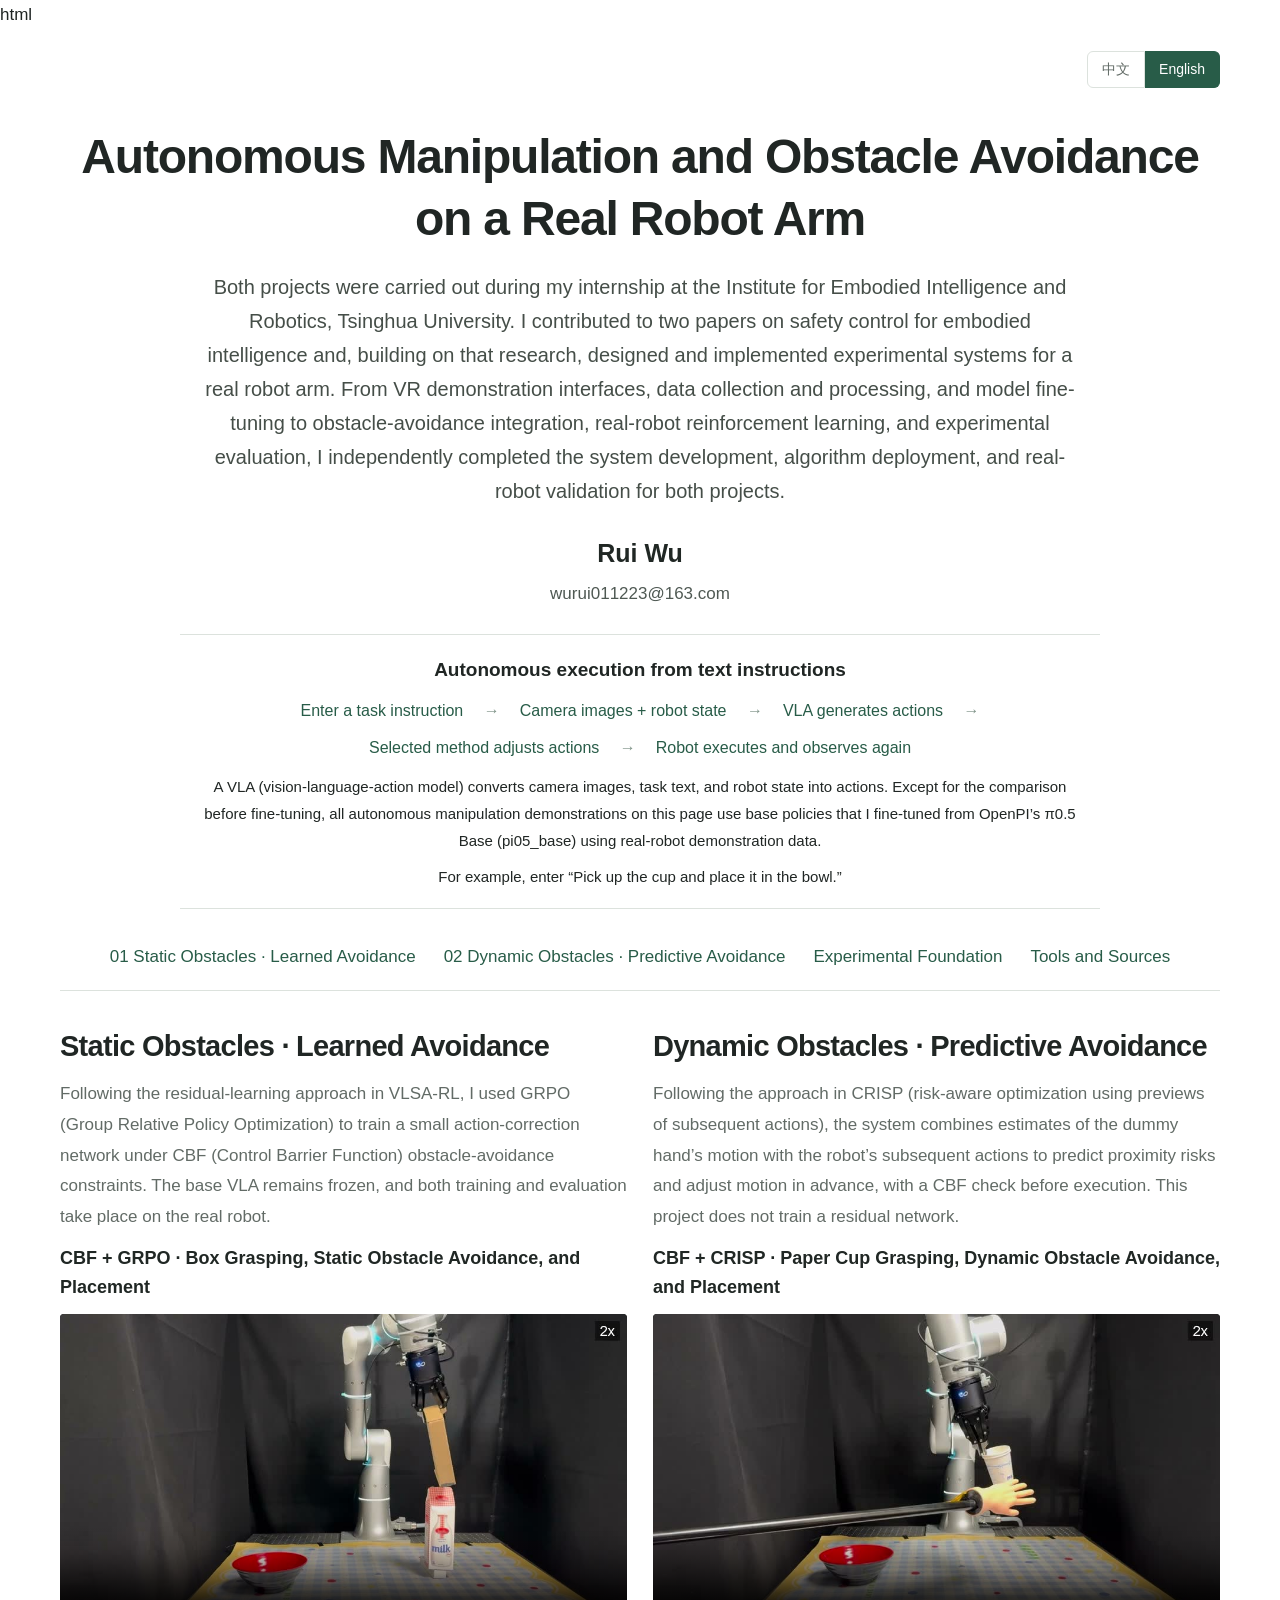
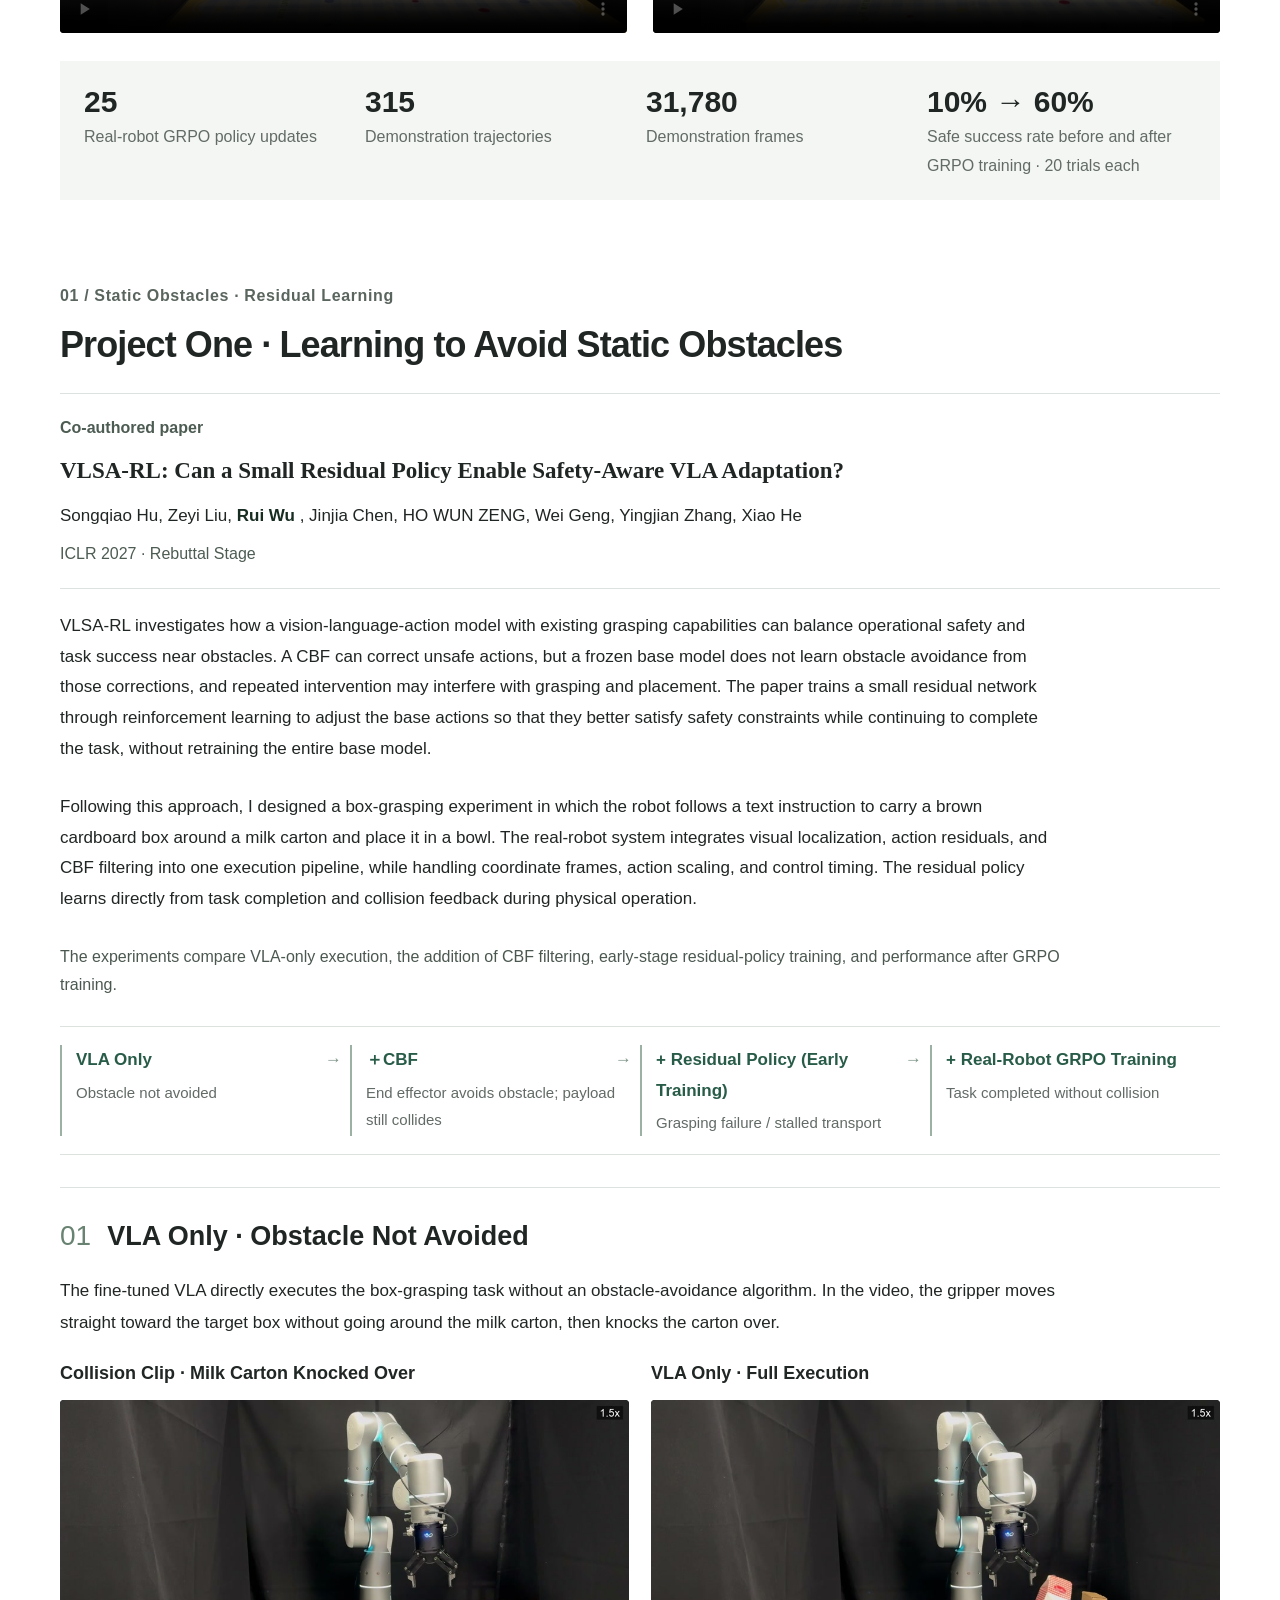
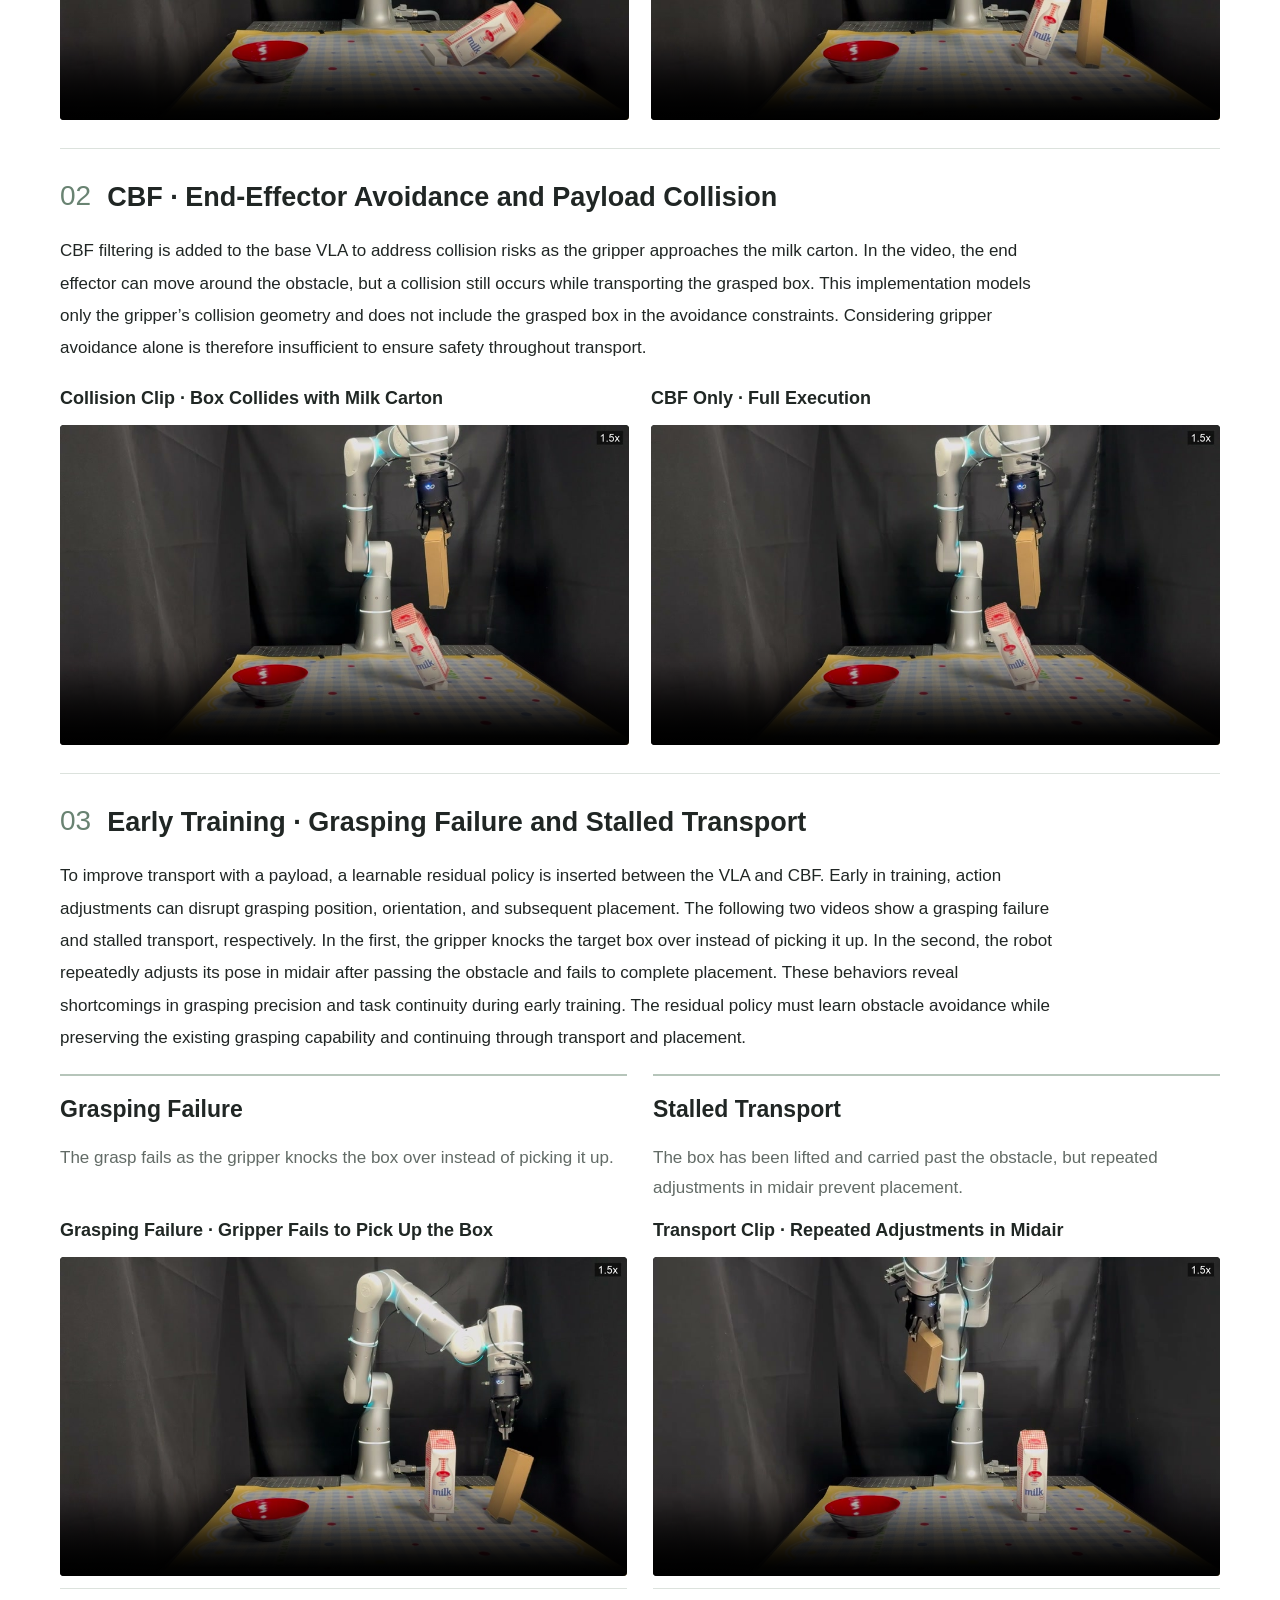
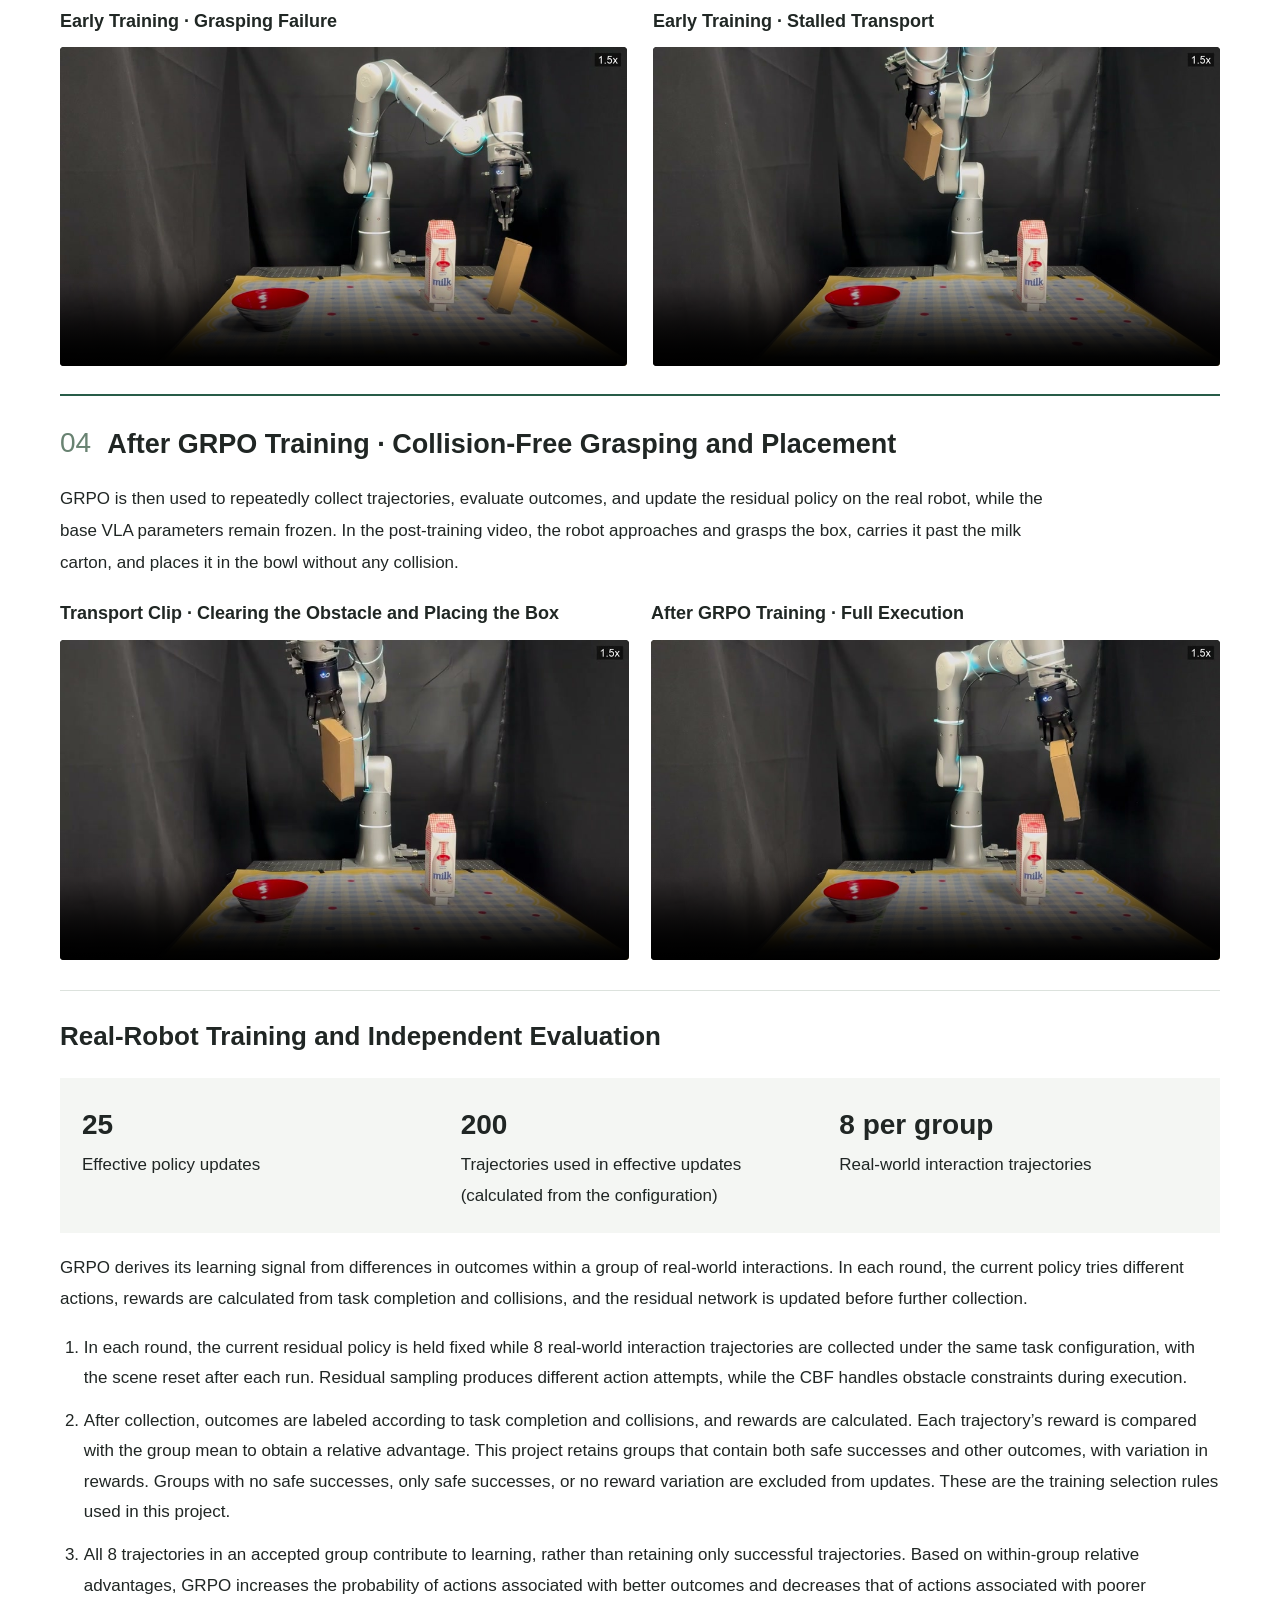
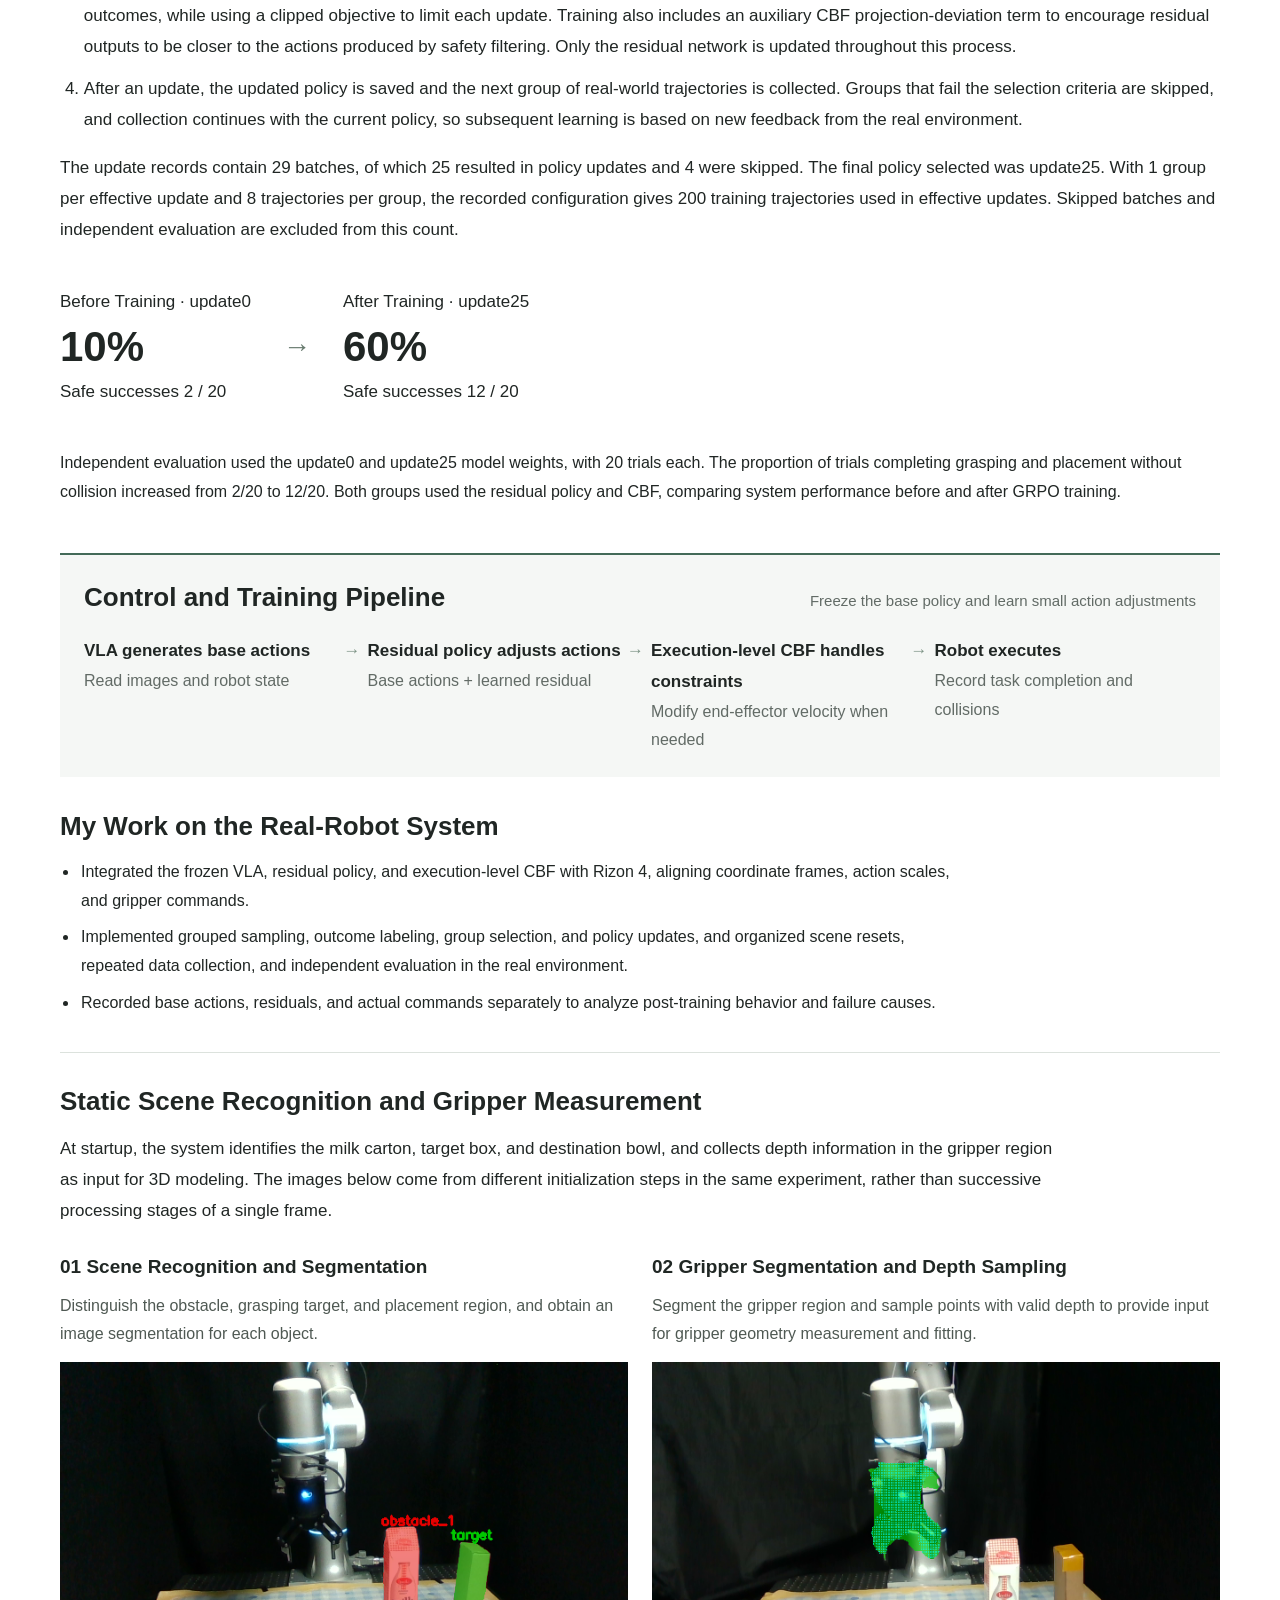
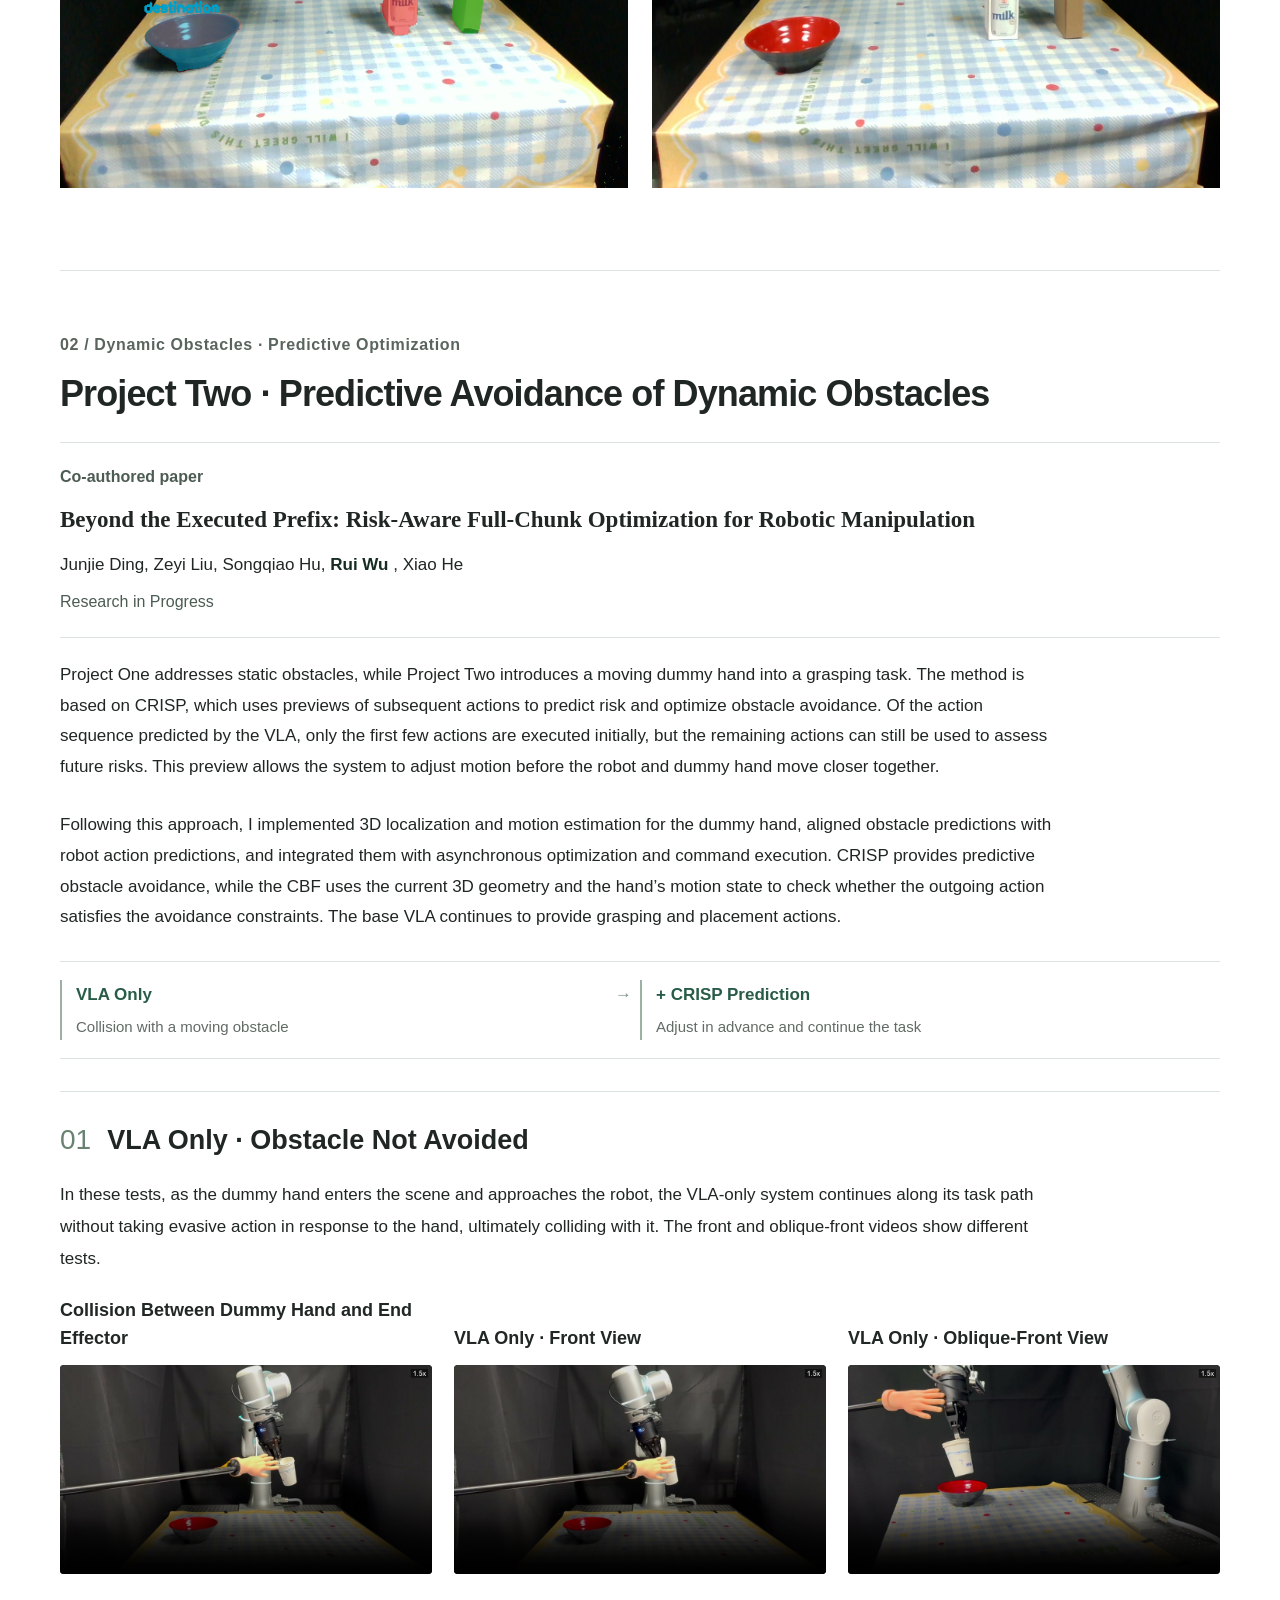
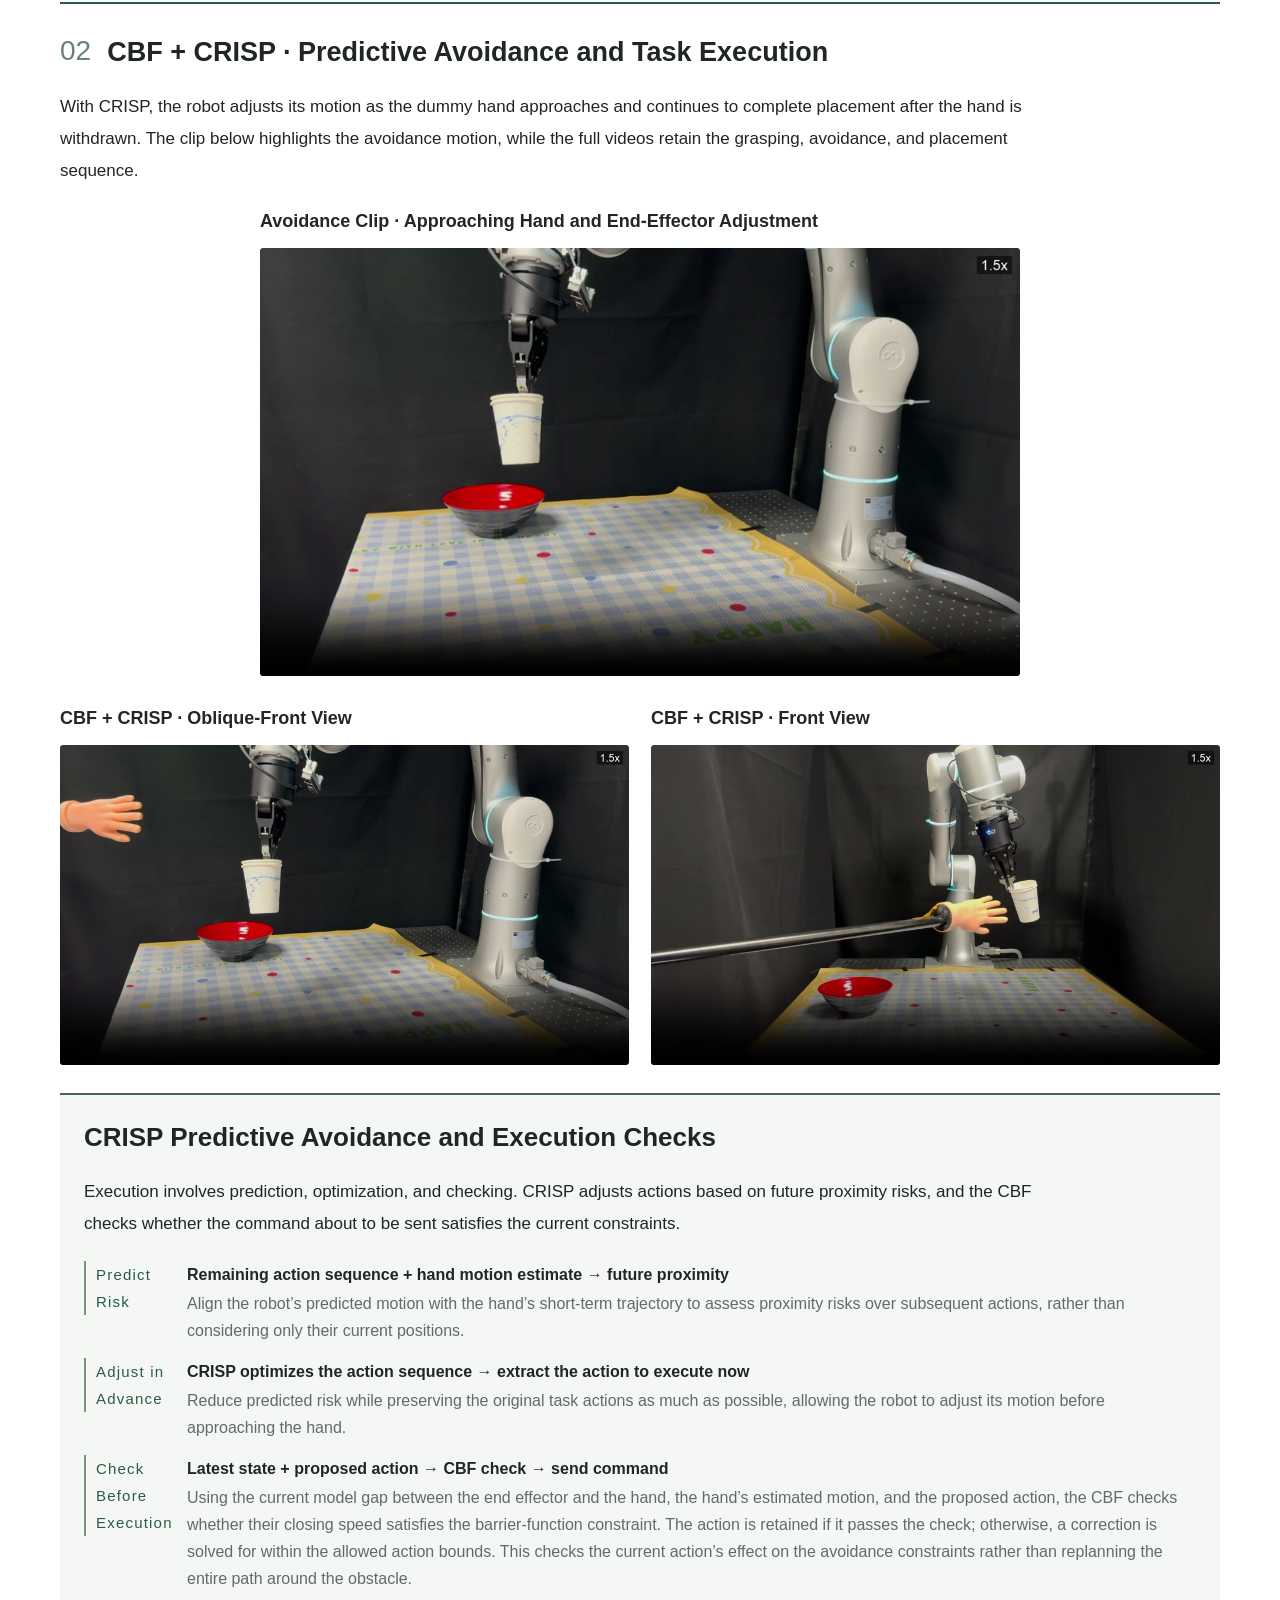
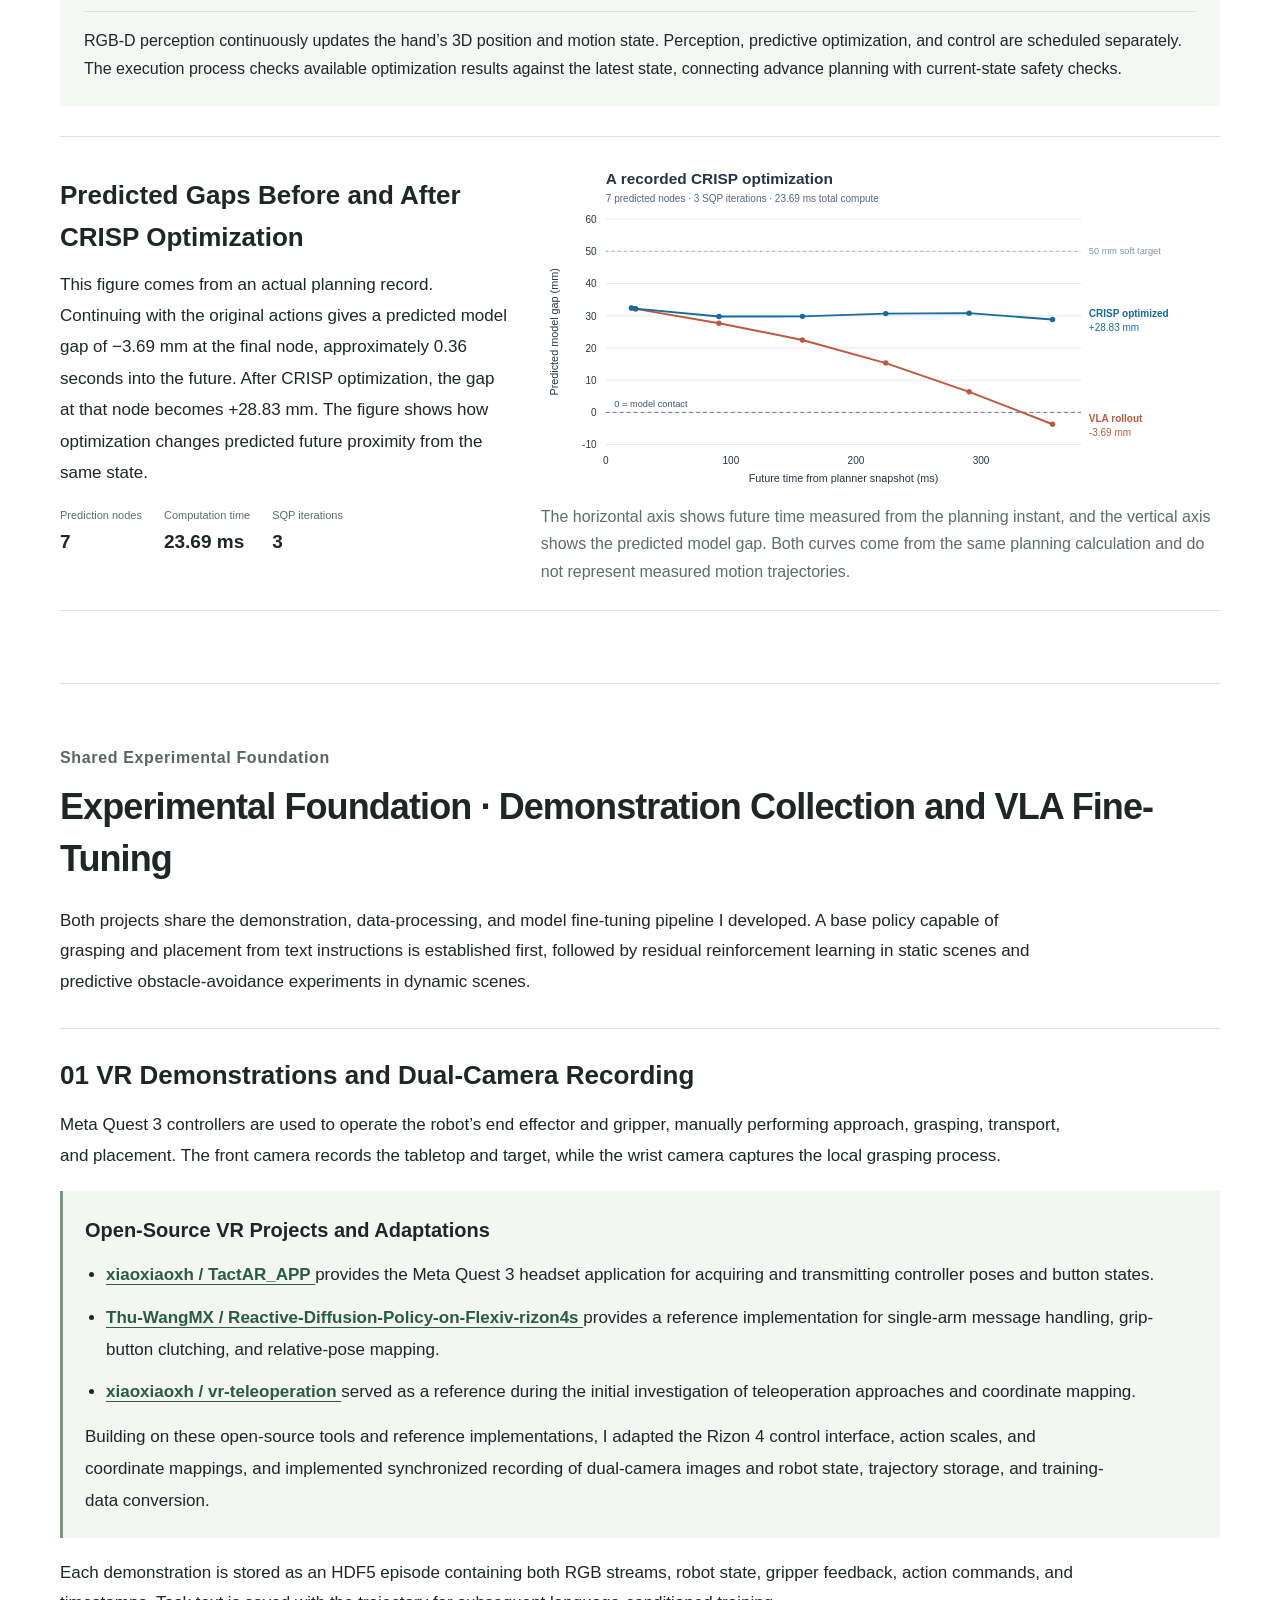
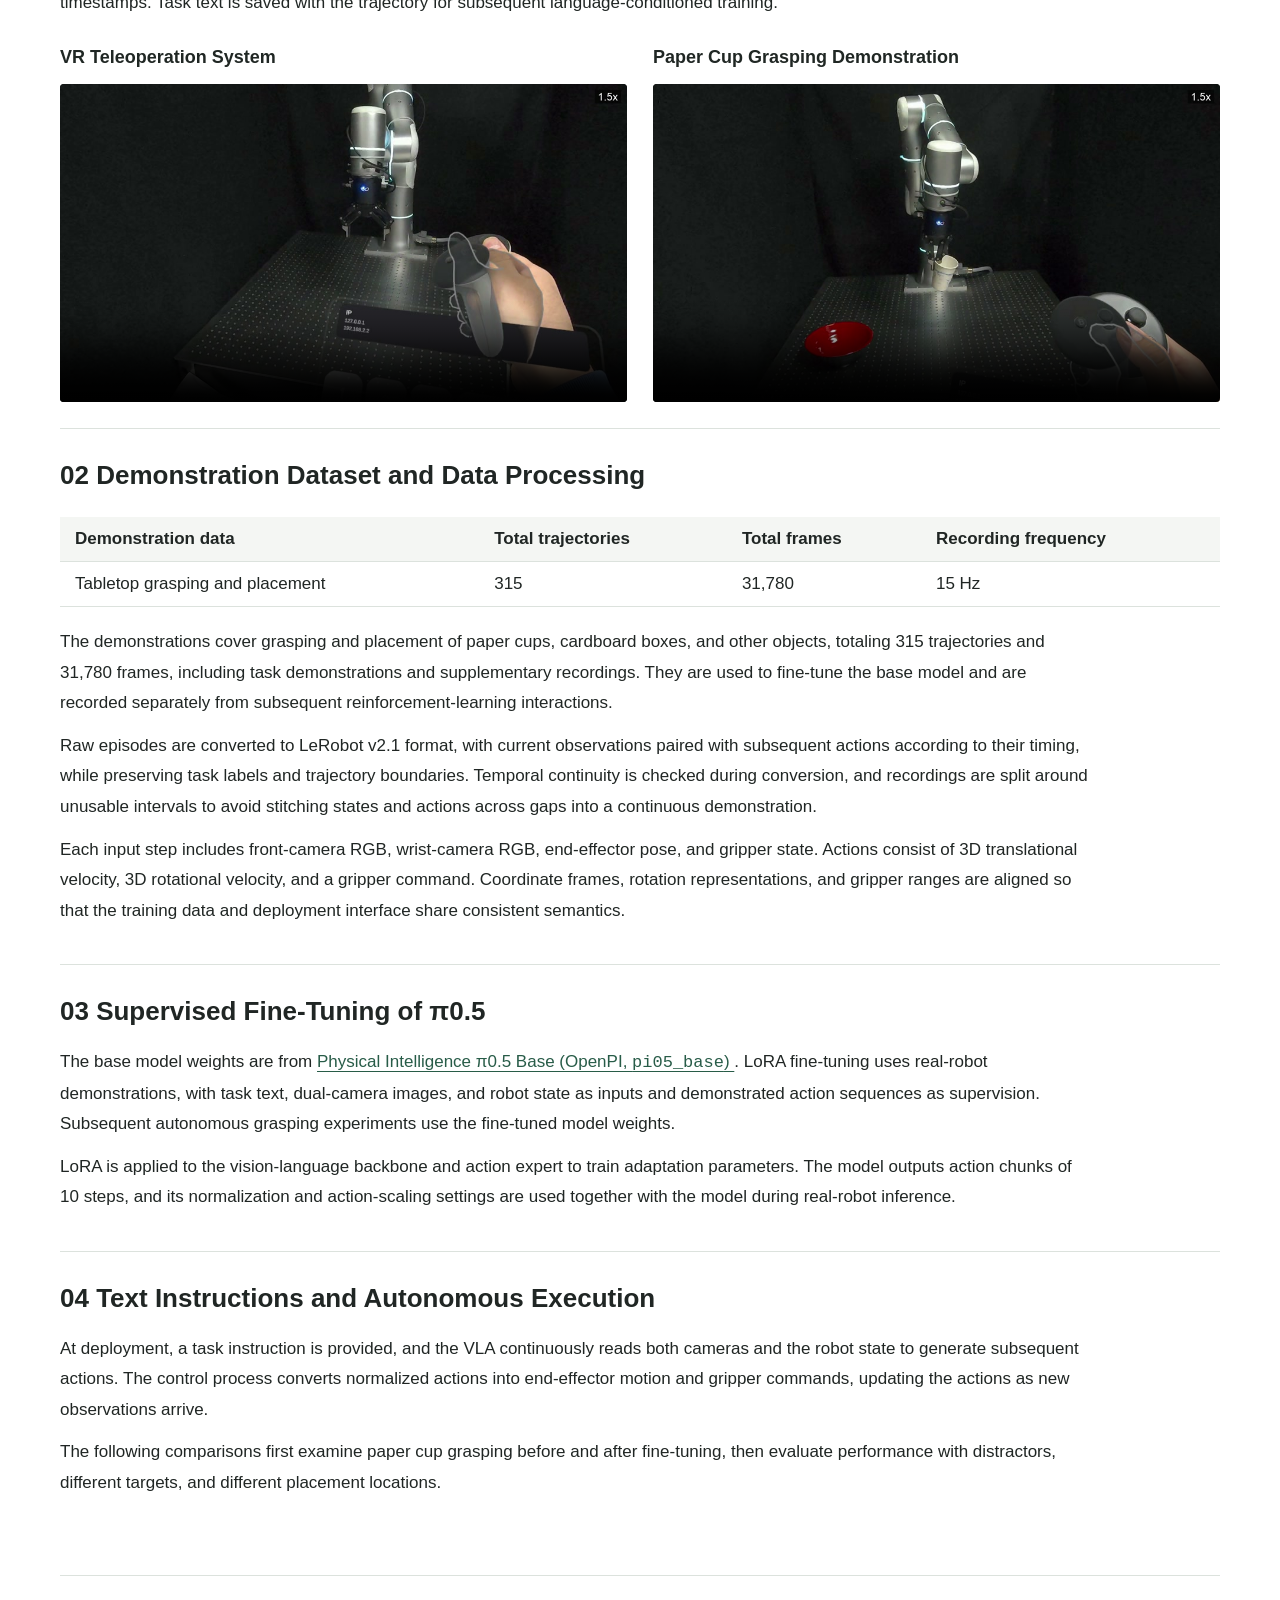
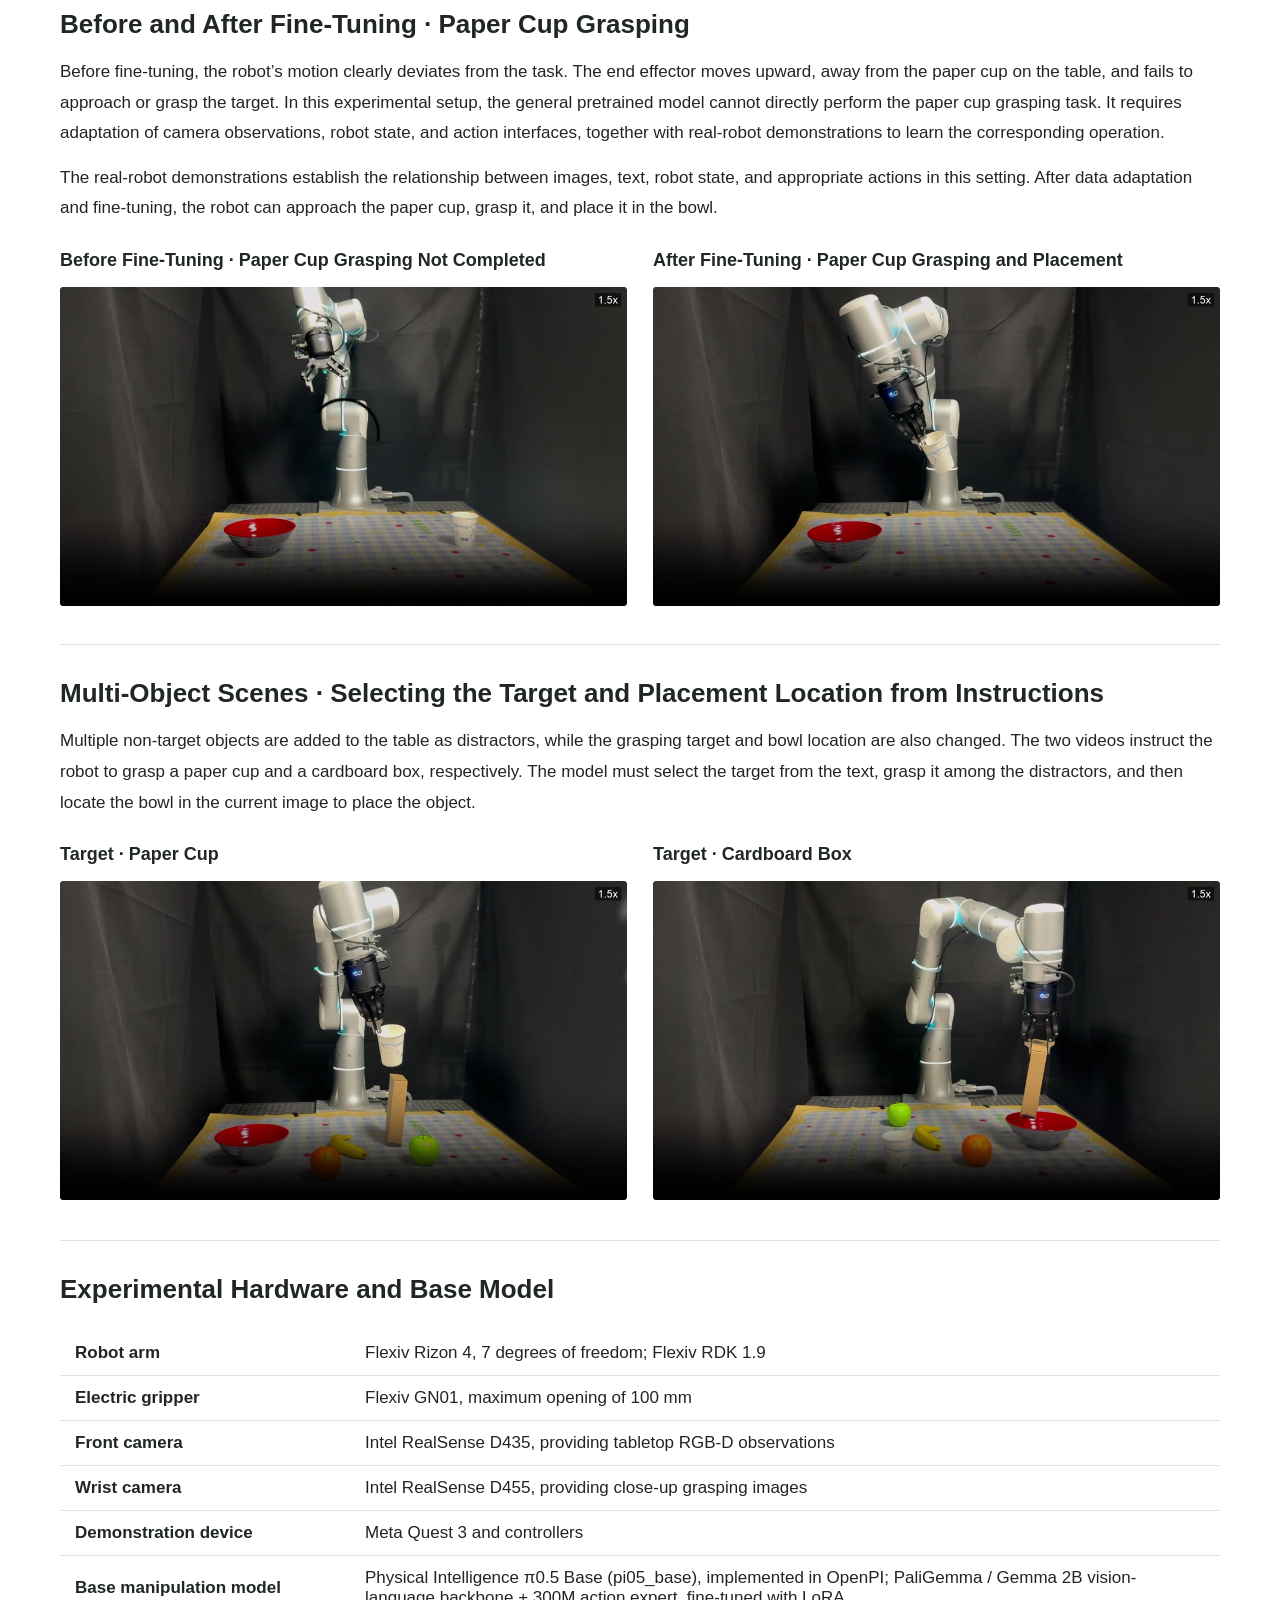
<file: en.html>
html
<html lang="en">
<head>
<meta charset="utf-8"/>
<meta content="width=device-width,initial-scale=1" name="viewport"/>
<title>
   Autonomous Manipulation and Obstacle Avoidance on a Real Robot Arm · Rui Wu
  </title>
<meta content="Rui Wu’s real-robot research on Rizon 4, featuring VLSA-RL residual reinforcement learning and CRISP predictive obstacle avoidance, including VR demonstrations, dataset construction, VLA fine-tuning, real-world interaction training, and experimental evaluation." name="description"/>
<link href="portfolio.css?v=20261116-bilingual" rel="stylesheet"/>
<script defer="" src="portfolio.js?v=20261116-bilingual">
</script>
<link href="index.html" hreflang="zh-CN" rel="alternate"/>
<link href="en.html" hreflang="en" rel="alternate"/>
</head>
<body>
<a class="skip" href="#projects">Skip to projects </a>
<header class="page-header wrap">
<nav aria-label="Select language" class="language-switch">
<a data-language-link="" href="index.html" hreflang="zh-CN" lang="zh-CN">中文 </a>
<a aria-current="page" data-language-link="" href="en.html" hreflang="en" lang="en">English </a>
</nav>
<h1>
    Autonomous Manipulation and Obstacle Avoidance on a Real Robot Arm
   </h1>
<p class="lead">Both projects were carried out during my internship at the Institute for Embodied Intelligence and Robotics, Tsinghua University. I contributed to two papers on safety control for embodied intelligence and, building on that research, designed and implemented experimental systems for a real robot arm. From VR demonstration interfaces, data collection and processing, and model fine-tuning to obstacle-avoidance integration, real-robot reinforcement learning, and experimental evaluation, I independently completed the system development, algorithm deployment, and real-robot validation for both projects. </p>
<div class="identity">
<p class="author-name">Rui Wu </p>
<p class="author-email">wurui011223@163.com </p>
</div>
<div aria-label="Autonomous execution pipeline" class="autonomy-intro">
<p>Autonomous execution from text instructions </p>
<ol class="autonomy-flow">
<li>Enter a task instruction </li>
<li>Camera images + robot state </li>
<li>VLA generates actions </li>
<li>Selected method adjusts actions </li>
<li>Robot executes and observes again </li>
</ol>
<p class="autonomy-example">A VLA (vision-language-action model) converts camera images, task text, and robot state into actions. Except for the comparison before fine-tuning, all autonomous manipulation demonstrations on this page use base policies that I fine-tuned from OpenPI’s π0.5 Base (pi05_base) using real-robot demonstration data. </p>
<p class="autonomy-example">For example, enter “Pick up the cup and place it in the bowl.” </p>
</div>
<nav aria-label="Page navigation">
<a href="#residual">01 Static Obstacles · Learned Avoidance </a>
<a href="#dynamic">02 Dynamic Obstacles · Predictive Avoidance </a>
<a href="#foundation">Experimental Foundation </a>
<a href="#materials">Tools and Sources </a>
</nav>
</header>
<main class="wrap">
<section aria-label="Overview of the two projects" class="overview" id="projects">
<div class="two-grid project-grid">
<article class="project-preview">
<h2>
       Static Obstacles · Learned Avoidance
      </h2>
<p>Following the residual-learning approach in VLSA-RL, I used GRPO (Group Relative Policy Optimization) to train a small action-correction network under CBF (Control Barrier Function) obstacle-avoidance constraints. The base VLA remains frozen, and both training and evaluation take place on the real robot. </p>
<figure class="film excerpt">
<figcaption>
<strong>
         CBF + GRPO · Box Grasping, Static Obstacle Avoidance, and Placement
        </strong>
</figcaption>
<video aria-label="CBF + GRPO · Box Grasping, Static Obstacle Avoidance, and Placement" controls="" data-loop="" loop="" muted="" playsinline="" poster="assets/media/hero-static-10s.jpg?v=2" preload="metadata" src="assets/media/hero-static-10s.mp4?v=2">
</video>
</figure>
</article>
<article class="project-preview">
<h2>
       Dynamic Obstacles · Predictive Avoidance
      </h2>
<p>Following the approach in CRISP (risk-aware optimization using previews of subsequent actions), the system combines estimates of the dummy hand’s motion with the robot’s subsequent actions to predict proximity risks and adjust motion in advance, with a CBF check before execution. This project does not train a residual network. </p>
<figure class="film excerpt">
<figcaption>
<strong>
         CBF + CRISP · Paper Cup Grasping, Dynamic Obstacle Avoidance, and Placement
        </strong>
</figcaption>
<video aria-label="CBF + CRISP · Paper Cup Grasping, Dynamic Obstacle Avoidance, and Placement" controls="" data-loop="" loop="" muted="" playsinline="" poster="assets/media/hero-dynamic-10s.jpg?v=2" preload="metadata" src="assets/media/hero-dynamic-10s.mp4?v=2">
</video>
</figure>
</article>
</div>
<div class="scale-strip">
<div>
<strong>
       25
      </strong>
<span>Real-robot GRPO policy updates </span>
</div>
<div>
<strong>
       315
      </strong>
<span>Demonstration trajectories </span>
</div>
<div>
<strong>
       31,780
      </strong>
<span>Demonstration frames </span>
</div>
<div>
<strong>
       10% → 60%
      </strong>
<span>Safe success rate before and after GRPO training · 20 trials each </span>
</div>
</div>
</section>
<section class="project" id="residual">
<div class="section-label">
     01 / Static Obstacles · Residual Learning
    </div>
<h2>
     Project One · Learning to Avoid Static Obstacles
    </h2>
<div class="paper-citation">
<p class="paper-context">Co-authored paper </p>
<h3>
      VLSA-RL: Can a Small Residual Policy Enable Safety-Aware VLA Adaptation?
     </h3>
<p class="paper-authors">Songqiao Hu, Zeyi Liu, <strong>
       Rui Wu
      </strong>, Jinjia Chen, HO WUN ZENG, Wei Geng, Yingjian Zhang, Xiao He </p>
<p class="paper-status">ICLR 2027 · Rebuttal Stage </p>
</div>
<p class="section-intro">VLSA-RL investigates how a vision-language-action model with existing grasping capabilities can balance operational safety and task success near obstacles. A CBF can correct unsafe actions, but a frozen base model does not learn obstacle avoidance from those corrections, and repeated intervention may interfere with grasping and placement. The paper trains a small residual network through reinforcement learning to adjust the base actions so that they better satisfy safety constraints while continuing to complete the task, without retraining the entire base model. </p>
<p class="section-intro">Following this approach, I designed a box-grasping experiment in which the robot follows a text instruction to carry a brown cardboard box around a milk carton and place it in a bowl. The real-robot system integrates visual localization, action residuals, and CBF filtering into one execution pipeline, while handling coordinate frames, action scaling, and control timing. The residual policy learns directly from task completion and collision feedback during physical operation. </p>
<p class="evidence-guide">The experiments compare VLA-only execution, the addition of CBF filtering, early-stage residual-policy training, and performance after GRPO training. </p>
<div aria-label="Project One experiment progression" class="experiment-roadmap">
<a href="#r-baseline">VLA Only <span>Obstacle not avoided </span>
</a>
<a href="#r-cbf">＋CBF <span>End effector avoids obstacle; payload still collides </span>
</a>
<a href="#r-residual">+ Residual Policy (Early Training) <span>Grasping failure / stalled transport </span>
</a>
<a href="#r-trained">+ Real-Robot GRPO Training <span>Task completed without collision </span>
</a>
</div>
<div class="experiment-chain">
<article class="experiment-step" id="r-baseline">
<header class="step-heading">
<span class="step-number">01 </span>
<div>
<h3>
         VLA Only · Obstacle Not Avoided
        </h3>
</div>
</header>
<p class="step-description">The fine-tuned VLA directly executes the box-grasping task without an obstacle-avoidance algorithm. In the video, the gripper moves straight toward the target box without going around the milk carton, then knocks the carton over. </p>
<div class="step-media two-grid video-row">
<figure class="film">
<figcaption>
<strong>
          Collision Clip · Milk Carton Knocked Over
         </strong>
</figcaption>
<video aria-label="Collision Clip · Milk Carton Falling Over" controls="" data-loop="" loop="" muted="" playsinline="" poster="assets/media/no-cbf-impact-sdr.jpg" preload="none" src="assets/media/no-cbf-impact-1.5x-sdr-silent.mp4">
</video>
</figure>
<figure class="film">
<figcaption>
<strong>
          VLA Only · Full Execution
         </strong>
</figcaption>
<video aria-label="VLA Only · Full Execution" controls="" muted="" playsinline="" poster="assets/media/no-cbf-collision-sdr.jpg" preload="none" src="assets/media/no-cbf-collision-1.5x-sdr-silent.mp4">
</video>
</figure>
</div>
</article>
<article class="experiment-step" id="r-cbf">
<header class="step-heading">
<span class="step-number">02 </span>
<div>
<h3>
         CBF · End-Effector Avoidance and Payload Collision
        </h3>
</div>
</header>
<p class="step-description">CBF filtering is added to the base VLA to address collision risks as the gripper approaches the milk carton. In the video, the end effector can move around the obstacle, but a collision still occurs while transporting the grasped box. This implementation models only the gripper’s collision geometry and does not include the grasped box in the avoidance constraints. Considering gripper avoidance alone is therefore insufficient to ensure safety throughout transport. </p>
<div class="step-media two-grid video-row">
<figure class="film">
<figcaption>
<strong>
          Collision Clip · Box Collides with Milk Carton
         </strong>
</figcaption>
<video aria-label="Collision Clip · Box Collides with Milk Carton" controls="" data-loop="" loop="" muted="" playsinline="" poster="assets/media/milk-collision-sdr.jpg" preload="none" src="assets/media/milk-collision-1.5x-sdr-silent.mp4">
</video>
</figure>
<figure class="film">
<figcaption>
<strong>
          CBF Only · Full Execution
         </strong>
</figcaption>
<video aria-label="CBF Only · Full Execution" controls="" muted="" playsinline="" poster="assets/media/collision-success-sdr.jpg" preload="none" src="assets/media/collision-success-1.5x-sdr-silent.mp4">
</video>
</figure>
</div>
</article>
<article class="experiment-step" id="r-residual">
<header class="step-heading">
<span class="step-number">03 </span>
<div>
<h3>
         Early Training · Grasping Failure and Stalled Transport
        </h3>
</div>
</header>
<p class="step-description">To improve transport with a payload, a learnable residual policy is inserted between the VLA and CBF. Early in training, action adjustments can disrupt grasping position, orientation, and subsequent placement. The following two videos show a grasping failure and stalled transport, respectively. In the first, the gripper knocks the target box over instead of picking it up. In the second, the robot repeatedly adjusts its pose in midair after passing the obstacle and fails to complete placement. These behaviors reveal shortcomings in grasping precision and task continuity during early training. The residual policy must learn obstacle avoidance while preserving the existing grasping capability and continuing through transport and placement. </p>
<div class="failure-pairs two-grid">
<div class="failure-pair">
<h4>
         Grasping Failure
        </h4>
<p class="pair-intro">The grasp fails as the gripper knocks the box over instead of picking it up. </p>
<figure class="film">
<figcaption>
<strong>
           Grasping Failure · Gripper Fails to Pick Up the Box
          </strong>
</figcaption>
<video aria-label="Grasping Failure · Gripper Fails to Pick Up the Box" controls="" data-loop="" loop="" muted="" playsinline="" poster="assets/media/target-topple-sdr.jpg" preload="none" src="assets/media/target-topple-1.5x-sdr-silent.mp4">
</video>
</figure>
<figure class="film">
<figcaption>
<strong>
           Early Training · Grasping Failure
          </strong>
</figcaption>
<video aria-label="Early Training · Grasping Failure" controls="" muted="" playsinline="" poster="assets/media/grasp-failure-sdr.jpg" preload="none" src="assets/media/grasp-failure-1.5x-sdr-silent.mp4">
</video>
</figure>
</div>
<div class="failure-pair">
<h4>
         Stalled Transport
        </h4>
<p class="pair-intro">The box has been lifted and carried past the obstacle, but repeated adjustments in midair prevent placement. </p>
<figure class="film excerpt">
<figcaption>
<strong>
           Transport Clip · Repeated Adjustments in Midair
          </strong>
</figcaption>
<video aria-label="Transport Clip · Repeated Adjustments in Midair" controls="" data-loop="" loop="" muted="" playsinline="" poster="assets/media/residual-stall-sdr.jpg" preload="none" src="assets/media/residual-stall-1.5x-sdr-silent.mp4">
</video>
</figure>
<figure class="film">
<figcaption>
<strong>
           Early Training · Stalled Transport
          </strong>
</figcaption>
<video aria-label="Early Training · Stalled Transport" controls="" muted="" playsinline="" poster="assets/media/safe-failure-sdr.jpg" preload="none" src="assets/media/safe-failure-1.5x-sdr-silent.mp4">
</video>
</figure>
</div>
</div>
</article>
<article class="experiment-step step-result" id="r-trained">
<header class="step-heading">
<span class="step-number">04 </span>
<div>
<h3>
         After GRPO Training · Collision-Free Grasping and Placement
        </h3>
</div>
</header>
<p class="step-description">GRPO is then used to repeatedly collect trajectories, evaluate outcomes, and update the residual policy on the real robot, while the base VLA parameters remain frozen. In the post-training video, the robot approaches and grasps the box, carries it past the milk carton, and places it in the bowl without any collision. </p>
<div class="step-media two-grid video-row">
<figure class="film excerpt">
<figcaption>
<strong>
          Transport Clip · Clearing the Obstacle and Placing the Box
         </strong>
</figcaption>
<video aria-label="Transport Clip · Clearing the Obstacle and Placing the Box" controls="" data-loop="" loop="" muted="" playsinline="" poster="assets/media/carry-place-success-sdr.jpg" preload="none" src="assets/media/carry-place-success-1.5x-sdr-silent.mp4">
</video>
</figure>
<figure class="film">
<figcaption>
<strong>
          After GRPO Training · Full Execution
         </strong>
</figcaption>
<video aria-label="After GRPO Training · Full Execution" controls="" id="static-evidence-video" muted="" playsinline="" poster="assets/media/safe-success-sdr.jpg" preload="none" src="assets/media/safe-success-1.5x-sdr-silent.mp4">
</video>
</figure>
</div>
<div class="training-results">
<h3>
        Real-Robot Training and Independent Evaluation
       </h3>
<div class="training-facts">
<div>
<strong>
          25
         </strong>
<span>Effective policy updates </span>
</div>
<div>
<strong>
          200
         </strong>
<span>Trajectories used in effective updates (calculated from the configuration) </span>
</div>
<div>
<strong>
          8 per group
         </strong>
<span>Real-world interaction trajectories </span>
</div>
</div>
<p>GRPO derives its learning signal from differences in outcomes within a group of real-world interactions. In each round, the current policy tries different actions, rewards are calculated from task completion and collisions, and the residual network is updated before further collection. </p>
<ol class="training-cycle">
<li>In each round, the current residual policy is held fixed while 8 real-world interaction trajectories are collected under the same task configuration, with the scene reset after each run. Residual sampling produces different action attempts, while the CBF handles obstacle constraints during execution. </li>
<li>After collection, outcomes are labeled according to task completion and collisions, and rewards are calculated. Each trajectory’s reward is compared with the group mean to obtain a relative advantage. This project retains groups that contain both safe successes and other outcomes, with variation in rewards. Groups with no safe successes, only safe successes, or no reward variation are excluded from updates. These are the training selection rules used in this project. </li>
<li>All 8 trajectories in an accepted group contribute to learning, rather than retaining only successful trajectories. Based on within-group relative advantages, GRPO increases the probability of actions associated with better outcomes and decreases that of actions associated with poorer outcomes, while using a clipped objective to limit each update. Training also includes an auxiliary CBF projection-deviation term to encourage residual outputs to be closer to the actions produced by safety filtering. Only the residual network is updated throughout this process. </li>
<li>After an update, the updated policy is saved and the next group of real-world trajectories is collected. Groups that fail the selection criteria are skipped, and collection continues with the current policy, so subsequent learning is based on new feedback from the real environment. </li>
</ol>
<p>The update records contain 29 batches, of which 25 resulted in policy updates and 4 were skipped. The final policy selected was update25. With 1 group per effective update and 8 trajectories per group, the recorded configuration gives 200 training trajectories used in effective updates. Skipped batches and independent evaluation are excluded from this count. </p>
<div class="rate-comparison">
<div>
<span>Before Training · update0 </span>
<strong>
          10%
         </strong>
<span class="evaluation-count">Safe successes 2 / 20 </span>
</div>
<span aria-hidden="true">→ </span>
<div>
<span>After Training · update25 </span>
<strong>
          60%
         </strong>
<span class="evaluation-count">Safe successes 12 / 20 </span>
</div>
</div>
<p class="evaluation-basis">Independent evaluation used the update0 and update25 model weights, with 20 trials each. The proportion of trials completing grasping and placement without collision increased from 2/20 to 12/20. Both groups used the residual policy and CBF, comparing system performance before and after GRPO training. </p>
</div>
</article>
</div>
<div aria-labelledby="residual-method" class="method-panel">
<div class="method-heading">
<h3 id="residual-method">
       Control and Training Pipeline
      </h3>
<span>Freeze the base policy and learn small action adjustments </span>
</div>
<ol class="method-stages">
<li>
<b>
        VLA generates base actions
       </b>
<span>Read images and robot state </span>
</li>
<li>
<b>
        Residual policy adjusts actions
       </b>
<span>Base actions + learned residual </span>
</li>
<li>
<b>
        Execution-level CBF handles constraints
       </b>
<span>Modify end-effector velocity when needed </span>
</li>
<li>
<b>
        Robot executes
       </b>
<span>Record task completion and collisions </span>
</li>
</ol>
</div>
<div class="work-summary">
<h3>
      My Work on the Real-Robot System
     </h3>
<ul class="work-list">
<li>Integrated the frozen VLA, residual policy, and execution-level CBF with Rizon 4, aligning coordinate frames, action scales, and gripper commands. </li>
<li>Implemented grouped sampling, outcome labeling, group selection, and policy updates, and organized scene resets, repeated data collection, and independent evaluation in the real environment. </li>
<li>Recorded base actions, residuals, and actual commands separately to analyze post-training behavior and failure causes. </li>
</ul>
</div>
<section aria-labelledby="static-perception-title" class="perception-process">
<header>
<h3 id="static-perception-title">
       Static Scene Recognition and Gripper Measurement
      </h3>
<p>At startup, the system identifies the milk carton, target box, and destination bowl, and collects depth information in the gripper region as input for 3D modeling. The images below come from different initialization steps in the same experiment, rather than successive processing stages of a single frame. </p>
</header>
<div class="perception-grid">
<figure>
<figcaption>
<h4>
         01 Scene Recognition and Segmentation
        </h4>
<p>Distinguish the obstacle, grasping target, and placement region, and obtain an image segmentation for each object. </p>
</figcaption>
<img alt="Recorded initialization image showing segmentation of the milk carton obstacle in red, target box in green, and destination bowl in blue" height="480" loading="lazy" src="assets/case-study/static-scene-segmentation.png" width="640"/>
</figure>
<figure>
<figcaption>
<h4>
         02 Gripper Segmentation and Depth Sampling
        </h4>
<p>Segment the gripper region and sample points with valid depth to provide input for gripper geometry measurement and fitting. </p>
</figcaption>
<img alt="Recorded gripper measurement image showing the segmented gripper region and overlaid sample points" height="480" loading="lazy" src="assets/case-study/static-gripper-depth-points.png" width="640"/>
</figure>
</div>
</section>
</section>
<section class="project" id="dynamic">
<div class="section-label">
     02 / Dynamic Obstacles · Predictive Optimization
    </div>
<h2>
     Project Two · Predictive Avoidance of Dynamic Obstacles
    </h2>
<div class="paper-citation">
<p class="paper-context">Co-authored paper </p>
<h3>
      Beyond the Executed Prefix: Risk-Aware Full-Chunk Optimization for Robotic Manipulation
     </h3>
<p class="paper-authors">Junjie Ding, Zeyi Liu, Songqiao Hu, <strong>
       Rui Wu
      </strong>, Xiao He </p>
<p class="paper-status">Research in Progress </p>
</div>
<p class="section-intro">Project One addresses static obstacles, while Project Two introduces a moving dummy hand into a grasping task. The method is based on CRISP, which uses previews of subsequent actions to predict risk and optimize obstacle avoidance. Of the action sequence predicted by the VLA, only the first few actions are executed initially, but the remaining actions can still be used to assess future risks. This preview allows the system to adjust motion before the robot and dummy hand move closer together. </p>
<p class="section-intro">Following this approach, I implemented 3D localization and motion estimation for the dummy hand, aligned obstacle predictions with robot action predictions, and integrated them with asynchronous optimization and command execution. CRISP provides predictive obstacle avoidance, while the CBF uses the current 3D geometry and the hand’s motion state to check whether the outgoing action satisfies the avoidance constraints. The base VLA continues to provide grasping and placement actions. </p>
<div aria-label="Project Two experiment progression" class="experiment-roadmap two-stages">
<a href="#d-vla">VLA Only <span>Collision with a moving obstacle </span>
</a>
<a href="#d-full">+ CRISP Prediction <span>Adjust in advance and continue the task </span>
</a>
</div>
<div class="experiment-chain">
<article class="experiment-step" id="d-vla">
<header class="step-heading">
<span class="step-number">01 </span>
<div>
<h3>
         VLA Only · Obstacle Not Avoided
        </h3>
</div>
</header>
<p class="step-description">In these tests, as the dummy hand enters the scene and approaches the robot, the VLA-only system continues along its task path without taking evasive action in response to the hand, ultimately colliding with it. The front and oblique-front videos show different tests. </p>
<div class="step-media three-grid video-row">
<figure class="film">
<figcaption>
<strong>
          Collision Between Dummy Hand and End Effector
         </strong>
</figcaption>
<video aria-label="Collision Between Dummy Hand and End Effector" controls="" data-loop="" loop="" muted="" playsinline="" poster="assets/media/hand-contact-front-sdr.jpg" preload="none" src="assets/media/hand-contact-front-1.5x-sdr-silent.mp4">
</video>
</figure>
<figure class="film">
<figcaption>
<strong>
          VLA Only · Front View
         </strong>
</figcaption>
<video aria-label="VLA Only · Front View" controls="" muted="" playsinline="" poster="assets/media/hand-vla-front-sdr.jpg" preload="none" src="assets/media/hand-vla-front-1.5x-sdr-silent.mp4">
</video>
</figure>
<figure class="film">
<figcaption>
<strong>
          VLA Only · Oblique-Front View
         </strong>
</figcaption>
<video aria-label="VLA Only · Oblique-Front View" controls="" muted="" playsinline="" poster="assets/media/hand-vla-oblique-sdr.jpg" preload="none" src="assets/media/hand-vla-oblique-1.5x-sdr-silent.mp4">
</video>
</figure>
</div>
</article>
<article class="experiment-step step-result" id="d-full">
<header class="step-heading">
<span class="step-number">02 </span>
<div>
<h3>
         CBF + CRISP · Predictive Avoidance and Task Execution
        </h3>
</div>
</header>
<p class="step-description">With CRISP, the robot adjusts its motion as the dummy hand approaches and continues to complete placement after the hand is withdrawn. The clip below highlights the avoidance motion, while the full videos retain the grasping, avoidance, and placement sequence. </p>
<div class="step-media result-excerpt">
<figure class="film">
<figcaption>
<strong>
          Avoidance Clip · Approaching Hand and End-Effector Adjustment
         </strong>
</figcaption>
<video aria-label="Avoidance Clip · Approaching Hand and End-Effector Adjustment" controls="" data-loop="" loop="" muted="" playsinline="" poster="assets/media/hand-avoidance-oblique-sdr.jpg" preload="none" src="assets/media/hand-avoidance-oblique-1.5x-sdr-silent.mp4">
</video>
</figure>
</div>
<div class="step-media two-grid video-row">
<figure class="film">
<figcaption>
<strong>
          CBF + CRISP · Oblique-Front View
         </strong>
</figcaption>
<video aria-label="CBF + CRISP · Oblique-Front View" controls="" muted="" playsinline="" poster="assets/media/hand-full-oblique-sdr.jpg" preload="none" src="assets/media/hand-full-oblique-1.5x-sdr-silent.mp4">
</video>
</figure>
<figure class="film">
<figcaption>
<strong>
          CBF + CRISP · Front View
         </strong>
</figcaption>
<video aria-label="CBF + CRISP · Front View" controls="" id="dynamic-evidence-video" muted="" playsinline="" poster="assets/media/hand-full-front-sdr.jpg" preload="none" src="assets/media/hand-full-front-1.5x-sdr-silent.mp4">
</video>
</figure>
</div>
</article>
</div>
<div aria-labelledby="dynamic-method" class="method-panel">
<div class="method-heading">
<h3 id="dynamic-method">
       CRISP Predictive Avoidance and Execution Checks
      </h3>
</div>
<p class="step-description">Execution involves prediction, optimization, and checking. CRISP adjusts actions based on future proximity risks, and the CBF checks whether the command about to be sent satisfies the current constraints. </p>
<div class="control-lanes">
<div>
<span class="lane-label">Predict Risk </span>
<p>
<b>
         Remaining action sequence + hand motion estimate → future proximity
        </b>
<small>
         Align the robot’s predicted motion with the hand’s short-term trajectory to assess proximity risks over subsequent actions, rather than considering only their current positions.
        </small>
</p>
</div>
<div>
<span class="lane-label">Adjust in Advance </span>
<p>
<b>
         CRISP optimizes the action sequence → extract the action to execute now
        </b>
<small>
         Reduce predicted risk while preserving the original task actions as much as possible, allowing the robot to adjust its motion before approaching the hand.
        </small>
</p>
</div>
<div>
<span class="lane-label">Check Before Execution </span>
<p>
<b>
         Latest state + proposed action → CBF check → send command
        </b>
<small>
         Using the current model gap between the end effector and the hand, the hand’s estimated motion, and the proposed action, the CBF checks whether their closing speed satisfies the barrier-function constraint. The action is retained if it passes the check; otherwise, a correction is solved for within the allowed action bounds. This checks the current action’s effect on the avoidance constraints rather than replanning the entire path around the obstacle.
        </small>
</p>
</div>
</div>
<div class="method-bottom">
<p>RGB-D perception continuously updates the hand’s 3D position and motion state. Perception, predictive optimization, and control are scheduled separately. The execution process checks available optimization results against the latest state, connecting advance planning with current-state safety checks. </p>
</div>
</div>
<div class="prediction-inset">
<div>
<h3>
       Predicted Gaps Before and After CRISP Optimization
      </h3>
<p>This figure comes from an actual planning record. Continuing with the original actions gives a predicted model gap of −3.69 mm at the final node, approximately 0.36 seconds into the future. After CRISP optimization, the gap at that node becomes +28.83 mm. The figure shows how optimization changes predicted future proximity from the same state. </p>
<dl class="solve-facts">
<div>
<dt>
         Prediction nodes
        </dt>
<dd>
         7
        </dd>
</div>
<div>
<dt>
         Computation time
        </dt>
<dd>
         23.69 ms
        </dd>
</div>
<div>
<dt>
         SQP iterations
        </dt>
<dd>
         3
        </dd>
</div>
</dl>
</div>
<figure>
<img alt="Predicted model gaps before and after CRISP optimization at seven future nodes, with the final gap changing from −3.69 mm to +28.83 mm" height="430" loading="lazy" src="assets/case-study/full-gap-prediction.svg" width="880"/>
<figcaption>
       The horizontal axis shows future time measured from the planning instant, and the vertical axis shows the predicted model gap. Both curves come from the same planning calculation and do not represent measured motion trajectories.
      </figcaption>
</figure>
</div>
</section>
<section class="project foundation" id="foundation">
<div class="section-label">
     Shared Experimental Foundation
    </div>
<h2>
     Experimental Foundation · Demonstration Collection and VLA Fine-Tuning
    </h2>
<p class="section-intro">Both projects share the demonstration, data-processing, and model fine-tuning pipeline I developed. A base policy capable of grasping and placement from text instructions is established first, followed by residual reinforcement learning in static scenes and predictive obstacle-avoidance experiments in dynamic scenes. </p>
<div class="foundation-methods">
<article class="foundation-stage">
<h3>
       01 VR Demonstrations and Dual-Camera Recording
      </h3>
<p>Meta Quest 3 controllers are used to operate the robot’s end effector and gripper, manually performing approach, grasping, transport, and placement. The front camera records the tabletop and target, while the wrist camera captures the local grasping process. </p>
<div class="upstream-credit vr-credits">
<h4>
        Open-Source VR Projects and Adaptations
       </h4>
<ul>
<li>
<a href="https://github.com/xiaoxiaoxh/TactAR_APP" rel="noopener" target="_blank">xiaoxiaoxh / TactAR_APP </a>provides the Meta Quest 3 headset application for acquiring and transmitting controller poses and button states. </li>
<li>
<a href="https://github.com/Thu-WangMX/Reactive-Diffusion-Policy-on-Flexiv-rizon4s" rel="noopener" target="_blank">Thu-WangMX / Reactive-Diffusion-Policy-on-Flexiv-rizon4s </a>provides a reference implementation for single-arm message handling, grip-button clutching, and relative-pose mapping. </li>
<li>
<a href="https://github.com/xiaoxiaoxh/vr-teleoperation" rel="noopener" target="_blank">xiaoxiaoxh / vr-teleoperation </a>served as a reference during the initial investigation of teleoperation approaches and coordinate mapping. </li>
</ul>
<p>Building on these open-source tools and reference implementations, I adapted the Rizon 4 control interface, action scales, and coordinate mappings, and implemented synchronized recording of dual-camera images and robot state, trajectory storage, and training-data conversion. </p>
</div>
<p>Each demonstration is stored as an HDF5 episode containing both RGB streams, robot state, gripper feedback, action commands, and timestamps. Task text is saved with the trajectory for subsequent language-conditioned training. </p>
<div class="two-grid video-row">
<figure class="film">
<figcaption>
<strong>
          VR Teleoperation System
         </strong>
</figcaption>
<video aria-label="VR Teleoperation System" controls="" muted="" playsinline="" poster="assets/media/vr-system-sdr.jpg" preload="none" src="assets/media/vr-system-1.5x-sdr-silent.mp4">
         Your browser does not support video playback.
        </video>
</figure>
<figure class="film">
<figcaption>
<strong>
          Paper Cup Grasping Demonstration
         </strong>
</figcaption>
<video aria-label="Paper Cup Grasping Demonstration" controls="" muted="" playsinline="" poster="assets/media/vr-cup-sdr.jpg" preload="none" src="assets/media/vr-cup-1.5x-sdr-silent.mp4">
         Your browser does not support video playback.
        </video>
</figure>
</div>
</article>
<article class="foundation-stage">
<h3>
       02 Demonstration Dataset and Data Processing
      </h3>
<table class="dataset-table">
<thead>
<tr>
<th>
          Demonstration data
         </th>
<th>
          Total trajectories
         </th>
<th>
          Total frames
         </th>
<th>
          Recording frequency
         </th>
</tr>
</thead>
<tbody>
<tr>
<td>
          Tabletop grasping and placement
         </td>
<td>
          315
         </td>
<td>
          31,780
         </td>
<td>
          15 Hz
         </td>
</tr>
</tbody>
</table>
<p>The demonstrations cover grasping and placement of paper cups, cardboard boxes, and other objects, totaling 315 trajectories and 31,780 frames, including task demonstrations and supplementary recordings. They are used to fine-tune the base model and are recorded separately from subsequent reinforcement-learning interactions. </p>
<p>Raw episodes are converted to LeRobot v2.1 format, with current observations paired with subsequent actions according to their timing, while preserving task labels and trajectory boundaries. Temporal continuity is checked during conversion, and recordings are split around unusable intervals to avoid stitching states and actions across gaps into a continuous demonstration. </p>
<p>Each input step includes front-camera RGB, wrist-camera RGB, end-effector pose, and gripper state. Actions consist of 3D translational velocity, 3D rotational velocity, and a gripper command. Coordinate frames, rotation representations, and gripper ranges are aligned so that the training data and deployment interface share consistent semantics. </p>
</article>
<article class="foundation-stage">
<h3>
       03 Supervised Fine-Tuning of π0.5
      </h3>
<p>
<span>The base model weights are from <a href="https://github.com/Physical-Intelligence/openpi" rel="noopener" target="_blank">Physical Intelligence π0.5 Base (OpenPI, <code>pi05_base</code>) </a>. LoRA fine-tuning uses real-robot demonstrations, with task text, dual-camera images, and robot state as inputs and demonstrated action sequences as supervision. Subsequent autonomous grasping experiments use the fine-tuned model weights. </span>
</p>
<p>LoRA is applied to the vision-language backbone and action expert to train adaptation parameters. The model outputs action chunks of 10 steps, and its normalization and action-scaling settings are used together with the model during real-robot inference. </p>
</article>
<article class="foundation-stage">
<h3>
       04 Text Instructions and Autonomous Execution
      </h3>
<p>At deployment, a task instruction is provided, and the VLA continuously reads both cameras and the robot state to generate subsequent actions. The control process converts normalized actions into end-effector motion and gripper commands, updating the actions as new observations arrive. </p>
<p>The following comparisons first examine paper cup grasping before and after fine-tuning, then evaluate performance with distractors, different targets, and different placement locations. </p>
</article>
</div>
<div class="finetuning-comparison">
<h3>
      Before and After Fine-Tuning · Paper Cup Grasping
     </h3>
<p>Before fine-tuning, the robot’s motion clearly deviates from the task. The end effector moves upward, away from the paper cup on the table, and fails to approach or grasp the target. In this experimental setup, the general pretrained model cannot directly perform the paper cup grasping task. It requires adaptation of camera observations, robot state, and action interfaces, together with real-robot demonstrations to learn the corresponding operation. </p>
<p>The real-robot demonstrations establish the relationship between images, text, robot state, and appropriate actions in this setting. After data adaptation and fine-tuning, the robot can approach the paper cup, grasp it, and place it in the bowl. </p>
<div class="two-grid video-row">
<figure class="film">
<figcaption>
<strong>
         Before Fine-Tuning · Paper Cup Grasping Not Completed
        </strong>
</figcaption>
<video aria-label="Before Fine-Tuning · Paper Cup Grasping Not Completed" controls="" data-loop="" loop="" muted="" playsinline="" poster="assets/media/pretrained-sdr.jpg" preload="none" src="assets/media/pretrained-1.5x-sdr-silent.mp4">
</video>
</figure>
<figure class="film">
<figcaption>
<strong>
         After Fine-Tuning · Paper Cup Grasping and Placement
        </strong>
</figcaption>
<video aria-label="After Fine-Tuning · Paper Cup Grasping and Placement" controls="" muted="" playsinline="" poster="assets/media/finetuned-cup-simple-sdr.jpg" preload="none" src="assets/media/finetuned-cup-simple-1.5x-sdr-silent.mp4">
</video>
</figure>
</div>
</div>
<div class="finetuning-comparison">
<h3>
      Multi-Object Scenes · Selecting the Target and Placement Location from Instructions
     </h3>
<p>Multiple non-target objects are added to the table as distractors, while the grasping target and bowl location are also changed. The two videos instruct the robot to grasp a paper cup and a cardboard box, respectively. The model must select the target from the text, grasp it among the distractors, and then locate the bowl in the current image to place the object. </p>
<div class="two-grid video-row">
<figure class="film">
<figcaption>
<strong>
         Target · Paper Cup
        </strong>
</figcaption>
<video aria-label="Target · Paper Cup" controls="" muted="" playsinline="" poster="assets/media/finetuned-cup-sdr.jpg" preload="none" src="assets/media/finetuned-cup-1.5x-sdr-silent.mp4">
</video>
</figure>
<figure class="film">
<figcaption>
<strong>
         Target · Cardboard Box
        </strong>
</figcaption>
<video aria-label="Target · Cardboard Box" controls="" muted="" playsinline="" poster="assets/media/finetuned-complex-sdr.jpg" preload="none" src="assets/media/finetuned-complex-1.5x-sdr-silent.mp4">
</video>
</figure>
</div>
</div>
<div class="hardware-setup">
<h3>
      Experimental Hardware and Base Model
     </h3>
<table class="dataset-table">
<tbody>
<tr>
<th>
         Robot arm
        </th>
<td>
         Flexiv Rizon 4, 7 degrees of freedom; Flexiv RDK 1.9
        </td>
</tr>
<tr>
<th>
         Electric gripper
        </th>
<td>
         Flexiv GN01, maximum opening of 100 mm
        </td>
</tr>
<tr>
<th>
         Front camera
        </th>
<td>
         Intel RealSense D435, providing tabletop RGB-D observations
        </td>
</tr>
<tr>
<th>
         Wrist camera
        </th>
<td>
         Intel RealSense D455, providing close-up grasping images
        </td>
</tr>
<tr>
<th>
         Demonstration device
        </th>
<td>
         Meta Quest 3 and controllers
        </td>
</tr>
<tr>
<th>
         Base manipulation model
        </th>
<td>
         Physical Intelligence π0.5 Base (pi05_base), implemented in OpenPI; PaliGemma / Gemma 2B vision-language backbone + 300M action expert, fine-tuned with LoRA
        </td>
</tr>
<tr>
<th>
         Data and action interfaces
        </th>
<td>
         LeRobot v2.1; demonstrations recorded at 15 Hz; 10-step action chunks; 7-dimensional actions comprising translation, rotation, and gripper commands
        </td>
</tr>
<tr>
<th>
         Runtime environment
        </th>
<td>
         Ubuntu 22.04.5 LTS (Jammy); VLA inference, visual perception, and robot control run independently
        </td>
</tr>
</tbody>
</table>
</div>
</section>
<section class="materials" id="materials">
<h2>
     Core Tools and Sources
    </h2>
<div class="source-credits">
<p>In addition to the VR tools, the base model and training use <a href="https://github.com/Physical-Intelligence/openpi" rel="noopener" target="_blank">OpenPI / π0.5 </a>, data is organized with <a href="https://github.com/huggingface/lerobot" rel="noopener" target="_blank">LeRobot </a>, and visual perception uses <a href="https://github.com/IDEA-Research/GroundingDINO" rel="noopener" target="_blank">GroundingDINO </a>and <a href="https://github.com/ChaoningZhang/MobileSAM" rel="noopener" target="_blank">MobileSAM </a>; the robot interface and gripper geometry references come from <a href="https://github.com/flexivrobotics/flexiv_rdk" rel="noopener" target="_blank">Flexiv RDK </a>and <a href="https://github.com/flexivrobotics/flexiv_description" rel="noopener" target="_blank">flexiv_description </a>. </p>
<p>Offline kinematic analysis also uses the Rizon 4 kinematic parameters, joint limits, and robot description files from the official Flexiv <a href="https://github.com/flexivrobotics/flexiv_description" rel="noopener" target="_blank">flexiv_description </a>repository, including <code>
       default_kinematics.yaml
      </code>and <code>
       joint_limits.yaml
      </code>. Forward kinematics and Jacobian matrices are computed from these parameters to analyze robot configurations and motion issues in the experiments; this is not an additional online obstacle-avoidance module. </p>
</div>
</section>
</main>
<footer class="wrap">
<span>Rui Wu · 2026 </span>
<a href="#">Back to top ↑ </a>
</footer>
</body>
</html>
</file>
<file: portfolio.css>
:root{--ink:#202724;--muted:#626b66;--accent:#285c48;--rule:#dce2dd;--soft:#f4f6f3}*{box-sizing:border-box}html{scroll-behavior:smooth;scroll-padding-top:24px}body{margin:0;background:#fff;color:var(--ink);font-family:-apple-system,BlinkMacSystemFont,"Segoe UI","PingFang SC","Microsoft YaHei",sans-serif;font-size:16px;line-height:1.85}.wrap{width:min(1080px,calc(100% - 64px));margin-inline:auto}a{color:var(--accent);text-underline-offset:4px}a:hover{text-decoration-thickness:2px}a:focus-visible,video:focus-visible{outline:3px solid #bd813c;outline-offset:4px}.skip{position:absolute;left:16px;top:-80px;background:white;padding:10px;z-index:2}.skip:focus{top:10px}.page-header{padding-top:36px}.topline{display:flex;justify-content:space-between;gap:16px;font-size:12px;letter-spacing:.08em;color:var(--muted)}.topline a{letter-spacing:0}h1,h2,h3,p,figure{margin:0}h1{font-size:clamp(29px,4.2vw,43px);line-height:1.4;letter-spacing:-.035em;font-weight:650;margin:34px 0 18px}h2{font-size:28px;line-height:1.45;letter-spacing:-.025em;font-weight:620}h3{font-size:17px;font-weight:650;line-height:1.6}.lead{max-width:880px;font-size:18px;color:#454e48;line-height:1.9}.identity{font-size:13px;color:var(--muted);margin-top:20px}nav{display:flex;flex-wrap:wrap;gap:10px 28px;padding:23px 0 18px;border-bottom:1px solid var(--rule);margin-top:10px}nav a{font-size:14px;text-decoration:none}.overview{padding:34px 0 12px}.two-grid,.three-grid,.four-grid{display:grid;gap:26px}.two-grid{grid-template-columns:repeat(2,minmax(0,1fr))}.three-grid{grid-template-columns:repeat(3,minmax(0,1fr))}.four-grid{grid-template-columns:repeat(4,minmax(0,1fr));gap:18px}.eyebrow,.section-label{font-size:12px;color:var(--accent);font-weight:600;letter-spacing:.08em}.project-preview h2{font-size:23px;margin:6px 0 9px}.project-preview h2 a{color:inherit;text-decoration:none}.project-preview>p:not(.eyebrow){font-size:15px;color:var(--muted);min-height:56px;margin-bottom:18px}.film{min-width:0}.film video{display:block;width:100%;aspect-ratio:16/9;object-fit:contain;background:#141915;border-radius:3px}.film figcaption{font-size:13px;line-height:1.6;margin-top:9px}.film figcaption strong{display:block;font-weight:550}.film figcaption span{display:block;font-size:12px;color:var(--muted);margin-top:2px}.scale-strip{display:grid;grid-template-columns:repeat(4,1fr);margin:28px 0 10px;background:var(--soft);padding:20px 24px;gap:12px}.scale-strip strong{display:block;font-size:25px;font-weight:600;line-height:1.4}.scale-strip span{font-size:12px;color:var(--muted)}.note{font-size:12px;color:var(--muted);line-height:1.8;margin-top:14px}.project{padding:52px 0 44px;border-bottom:1px solid var(--rule)}.project>.section-label{margin-bottom:8px}.paper-line{font-size:13px;color:var(--muted);margin-top:10px}.section-intro{max-width:900px;font-size:16px;margin:21px 0 28px}.project-body{display:grid;grid-template-columns:1fr 1fr;align-items:start;gap:32px}.work-list{padding-left:19px;margin:10px 0 18px;font-size:15px}.work-list li{margin:8px 0;padding-left:2px}.process{font-size:12px;line-height:1.7;padding:11px 13px;background:var(--soft)}.result{margin-top:20px;padding:0 0 0 15px;border-left:3px solid var(--accent)}.result p{font-size:14px;line-height:1.85;margin:7px 0}.result a{font-size:13px}.gallery-title{margin:30px 0 15px;font-size:15px}.pipeline{display:grid;grid-template-columns:repeat(4,1fr);padding:0 0 22px;margin:0 0 28px;border-bottom:1px solid var(--rule);list-style:none;gap:24px;counter-reset:stage}.pipeline li{counter-increment:stage}.pipeline li::before{content:"0" counter(stage);font-size:12px;color:var(--accent);display:block}.pipeline b{font-size:16px;font-weight:600}.pipeline span{display:block;font-size:12px;color:var(--muted)}.materials{padding:42px 0 20px}.materials h2{font-size:23px;margin-bottom:24px}.papers{margin:0;padding-left:18px;font-size:14px}.papers li+li{margin-top:18px}.papers b{line-height:1.6;display:block;font-weight:550}.papers p{font-size:12px;color:var(--muted);margin-top:5px}.material-links a{display:block;text-decoration:none;font-size:15px;padding-bottom:12px;margin-bottom:12px;border-bottom:1px solid var(--rule)}.material-links a span{font-size:12px;display:block;color:var(--muted)}.material-links p{font-size:12px;color:var(--muted)}.attribution{border-top:1px solid var(--rule);padding-top:20px;margin-top:30px}footer{display:flex;justify-content:space-between;padding:24px 0 35px;font-size:12px;color:var(--muted)}
@media(min-width:860px){.project-body>.film{margin-top:3px}.project-body>.excerpt video{aspect-ratio:4/3;object-fit:contain}}
@media(max-width:800px){.wrap{width:calc(100% - 36px)}.four-grid{grid-template-columns:repeat(2,minmax(0,1fr))}.project-body{grid-template-columns:1fr;gap:24px}.project{padding-top:36px}h2{font-size:25px}.desktop{display:none}.three-grid{gap:15px}.scale-strip{padding:18px;gap:14px}.scale-strip strong{font-size:22px}.pipeline{gap:15px}.project-preview h2{font-size:20px}}
@media(max-width:560px){.page-header{padding-top:24px}.topline{font-size:10px;letter-spacing:.03em}h1{margin-top:28px}.lead{font-size:16px}.two-grid,.three-grid{grid-template-columns:1fr;gap:25px}.project-preview>p:not(.eyebrow){min-height:0}.scale-strip{grid-template-columns:1fr 1fr;gap:18px}.pipeline{grid-template-columns:1fr 1fr}.four-grid{gap:18px 12px}nav{gap:8px 19px}nav a{font-size:13px}.materials h2{margin-bottom:18px}.project-preview h2{font-size:23px}.section-intro{font-size:15px}.film figcaption{font-size:12px}}
@media(prefers-reduced-motion:reduce){html{scroll-behavior:auto}}

/* Method summaries and selected experimental records. */
.method-panel{margin:0 0 29px;padding:22px 24px;background:#f5f7f5;border-top:2px solid #436a58}.method-heading{display:flex;align-items:baseline;justify-content:space-between;gap:12px;margin-bottom:18px}.method-heading>span{font-size:12px;color:var(--muted)}.method-stages{display:grid;grid-template-columns:repeat(4,1fr);list-style:none;gap:22px;margin:0;padding:0}.method-stages li{position:relative}.method-stages li:not(:last-child):after{content:'→';position:absolute;right:-15px;top:0;color:#7c9385}.method-stages b{display:block;font-size:14px;font-weight:600}.method-stages span{font-size:12px;color:var(--muted);display:block}.method-bottom{display:flex;align-items:baseline;gap:24px;margin-top:18px;padding-top:15px;border-top:1px solid var(--rule);font-size:13px}.method-bottom p{flex:1}.method-bottom>a{white-space:nowrap;font-size:12px}.control-lanes>div{display:grid;grid-template-columns:88px 1fr;align-items:start;gap:15px}.control-lanes>div+div{margin-top:14px}.lane-label{font-size:12px;letter-spacing:.08em;color:var(--accent);border-left:2px solid #789783;padding-left:10px}.control-lanes b{font-size:14px;font-weight:550}.control-lanes small{display:block;font-size:12px;color:var(--muted);line-height:1.7}.evidence-inset,.prediction-inset{display:grid;gap:28px;align-items:center;margin:30px 0 24px;padding:25px 0;border-top:1px solid var(--rule);border-bottom:1px solid var(--rule)}.evidence-inset{grid-template-columns:.85fr 1.15fr}.prediction-inset{grid-template-columns:.8fr 1.2fr}.evidence-inset img,.prediction-inset img{display:block;width:100%;height:auto}.evidence-inset figcaption,.prediction-inset figcaption{font-size:12px;color:var(--muted);line-height:1.7;margin-top:9px}.evidence-inset h3,.prediction-inset h3{font-size:18px;margin:5px 0 10px}.evidence-inset p:not(.note):not(.eyebrow),.prediction-inset p:not(.note):not(.eyebrow){font-size:14px;line-height:1.85}.command-table{border-collapse:collapse;width:100%;font-size:13px;font-variant-numeric:tabular-nums;margin-top:14px;text-align:right}.command-table caption{text-align:left;font-size:12px;color:var(--muted);margin-bottom:5px}.command-table th,.command-table td{padding:6px 10px;border-bottom:1px solid var(--rule)}.command-table th{font-weight:500}.command-table th:first-child{text-align:left}.command-table tr:last-child{background:#f4f7f4}.detail-link{display:inline-block;font-size:12px;margin-top:9px}.solve-facts{display:flex;gap:22px;margin:17px 0}.solve-facts dt{font-size:11px;color:var(--muted)}.solve-facts dd{font-size:19px;font-weight:550;margin:0}.engineering-work{padding:30px 0;border-bottom:1px solid var(--rule)}.engineering-work>h3{margin-bottom:18px;font-size:20px}.engineering-row{display:grid;grid-template-columns:190px 1fr;gap:24px;padding:13px 0;border-top:1px solid #e9ede9}.engineering-row h4{font-size:14px;font-weight:550;margin:0}.engineering-row p{font-size:14px;color:#505b54}.project-body>.excerpt video{aspect-ratio:16/9}
@media(max-width:800px){.method-panel{padding:18px}.method-heading{display:block}.method-heading>span{display:block;margin-top:4px}.method-stages{grid-template-columns:1fr 1fr;gap:15px 25px}.method-stages li:nth-child(2):after{content:none}.method-bottom{display:block}.method-bottom>a{display:inline-block;margin-top:9px}.evidence-inset,.prediction-inset{gap:20px}.engineering-row{grid-template-columns:150px 1fr;gap:15px}}
@media(max-width:600px){.evidence-inset,.prediction-inset{grid-template-columns:1fr}.evidence-inset>figure{max-width:480px}.prediction-inset>figure{grid-row:2}.control-lanes>div{grid-template-columns:1fr;gap:6px}.engineering-row{grid-template-columns:1fr;gap:5px}.command-table th,.command-table td{padding:6px}.solve-facts{justify-content:space-between}.method-stages b{font-size:13px}}

/* Short excerpts stay next to the behavior they illustrate. */
.media-note{font-size:12px;color:var(--muted);margin-top:12px}.moment-group{margin:32px 0 28px;padding:23px;background:var(--soft);border-top:1px solid var(--rule)}.moment-intro{font-size:14px;color:var(--muted);margin:8px 0 18px;max-width:820px}.moment-group .three-grid{gap:18px}.behavior-note{display:grid;grid-template-columns:1fr 1fr;gap:30px;align-items:center;margin-top:30px;padding:24px 0;border-block:1px solid var(--rule)}.behavior-note p{font-size:14px;margin-top:10px}.playback-note{font-variant-numeric:tabular-nums}@media(max-width:600px){.moment-group{padding:16px}.moment-group .three-grid,.behavior-note{grid-template-columns:1fr}.behavior-note{gap:18px}}

/* Module-by-module experimental narrative. */
.experiment-roadmap{display:grid;grid-template-columns:repeat(4,minmax(0,1fr));gap:0;margin:26px 0 32px;border-block:1px solid var(--rule);padding:18px 0}.experiment-roadmap.three-stages{grid-template-columns:repeat(3,minmax(0,1fr))}.experiment-roadmap a{position:relative;padding:0 22px 0 14px;border-left:2px solid #9bb1a4;text-decoration:none;font-size:14px;font-weight:600}.experiment-roadmap a:not(:last-child)::after{content:'→';position:absolute;right:8px;top:0;color:#7c9385}.experiment-roadmap span{display:block;font-size:12px;color:var(--muted);font-weight:400;margin-top:3px}.chain-title{font-size:21px;margin:0 0 24px}.experiment-step{padding:24px 0 28px;border-top:1px solid var(--rule)}.step-heading{display:flex;align-items:center;gap:16px;margin-bottom:13px}.step-number{font-size:24px;line-height:1;font-variant-numeric:tabular-nums;color:#698372}.step-heading h3{font-size:21px;font-weight:600;margin-top:3px}.step-description{font-size:15px;max-width:910px;line-height:1.9;margin-bottom:20px}.step-media{gap:22px}.step-takeaway{font-size:14px;margin-top:19px;padding:10px 14px;border-left:2px solid #769682;background:var(--soft)}.step-result{border-top:2px solid var(--accent)}.experiment-chain+.note{margin-bottom:30px}.work-summary{margin:28px 0}.work-summary .work-list{max-width:900px}.run-evidence{display:grid;grid-template-columns:1fr 1.3fr;gap:28px;background:var(--soft);padding:24px;font-size:14px}.run-evidence dl{display:flex;gap:22px;margin-bottom:0}.run-evidence dt{font-size:12px;color:var(--muted)}.run-evidence dd{font-size:24px;margin:0;color:var(--accent)}.run-evidence p,.run-evidence a{overflow-wrap:anywhere}.run-evidence a{font-size:12px}.run-evidence p+p{margin-top:8px}
@media(max-width:700px){.experiment-roadmap{grid-template-columns:1fr 1fr;gap:16px 0}.experiment-roadmap a:nth-child(2)::after{content:none}.step-heading h3{font-size:19px}.run-evidence{grid-template-columns:1fr;padding:18px;gap:20px}.step-media.three-grid{grid-template-columns:1fr}.experiment-roadmap.three-stages{grid-template-columns:1fr;gap:14px}.experiment-roadmap.three-stages a::after{content:none}}

/* Center the introduction; keep experimental text left aligned. */
.page-header h1,.page-header .lead,.page-header .identity,.page-header .media-note{text-align:center;margin-inline:auto}.page-header nav{justify-content:center}.page-header .lead{max-width:880px}.page-header h1{margin-top:44px}

.failure-pair{min-width:0;padding-top:13px;border-top:2px solid #b6c5ba}.failure-pair h4{margin:0;font-size:16px;font-weight:600}.pair-intro{font-size:13px;color:var(--muted);margin:5px 0 16px;min-height:48px}.failure-pair>.film+.film{margin-top:24px}.failure-pair>.film:last-child{border-top:1px solid var(--rule);padding-top:18px}@media(max-width:560px){.pair-intro{min-height:0}}

/* Explain autonomy once, before experimental evidence. */
.autonomy-intro{max-width:920px;margin:25px auto 0;padding:18px 20px;border-block:1px solid var(--rule);text-align:center}.autonomy-intro strong{font-size:15px;font-weight:600}.autonomy-flow{display:flex;flex-wrap:wrap;justify-content:center;gap:8px 20px;padding:0;list-style:none;margin:10px 0;font-size:13px;color:var(--accent)}.autonomy-flow li:not(:last-child)::after{content:'→';margin-left:16px;color:#81958a}.autonomy-example{font-size:13px;margin-top:9px}.autonomy-scope{font-size:12px;color:var(--muted);margin-top:7px;line-height:1.8}@media(max-width:560px){.autonomy-intro{padding:15px 8px}.autonomy-flow{gap:5px 10px}.autonomy-flow li:not(:last-child)::after{margin-left:8px}}

/* Research presentation: larger hierarchy, factual captions, single-page reading. */
body{font-size:17px;line-height:1.8;color:#202624}.wrap{width:min(1160px,calc(100% - 64px))}.page-header{padding-top:20px}.page-header h1{font-size:clamp(36px,4.7vw,56px);font-weight:700;line-height:1.3;margin:38px 0 20px;letter-spacing:-.025em}.lead{font-size:20px;line-height:1.7}.identity{margin:23px auto}.author-name{font-size:25px;font-weight:600;color:var(--ink)}.author-email{font-size:17px;color:#4f5953;margin-top:3px}.autonomy-intro{margin-top:24px}.autonomy-intro>p:first-child{font-size:19px;font-weight:600}.autonomy-flow{font-size:16px}.autonomy-example,.autonomy-scope{font-size:15px}.project{padding:60px 0 48px}.project>h2{font-size:36px;font-weight:650;line-height:1.45}.section-label{font-size:16px;color:#5a655e;letter-spacing:.04em;margin-bottom:10px}.project-preview h2{font-size:29px;font-weight:650}.project-preview>p:not(.eyebrow){font-size:17px;min-height:62px}.project-preview .eyebrow{font-size:15px;color:#57665c}.section-intro,.step-description{font-size:17px;max-width:1000px}.paper-line{font-size:16px}.step-heading h3{font-size:27px;font-weight:650}.step-number{font-size:28px}.step-heading{margin-bottom:16px}.experiment-roadmap a{font-size:17px}.experiment-roadmap span{font-size:15px}.film figcaption{margin:0 0 12px;font-size:18px;line-height:1.6;color:var(--ink)}.film figcaption strong{font-weight:600}.film video{border-radius:4px}.failure-pair h4{font-size:23px}.pair-intro{font-size:17px;min-height:0}.method-heading h3,.work-summary h3,.finetuning-comparison h3,.inline-methods h3{font-size:26px;font-weight:600}.method-stages b{font-size:17px}.method-stages span,.method-bottom,.work-list,.control-lanes b,.control-lanes small{font-size:16px}.method-heading>span,.lane-label{font-size:15px}.evidence-inset h3,.prediction-inset h3{font-size:26px}.evidence-inset p:not(.note):not(.eyebrow),.prediction-inset p:not(.note):not(.eyebrow){font-size:17px}.evidence-inset figcaption,.prediction-inset figcaption{font-size:16px}.command-table{font-size:16px}.command-table caption{font-size:15px}.scale-strip strong{font-size:30px}.scale-strip span{font-size:16px}.run-evidence{font-size:17px}.run-evidence dt{font-size:16px}.finetuning-comparison{margin-top:38px;padding-top:28px;border-top:1px solid var(--rule)}.finetuning-comparison>p{margin:12px 0 22px;font-size:17px}.pipeline b{font-size:20px}.pipeline span{font-size:16px}.materials h2{font-size:30px}.papers{font-size:18px}.papers p{font-size:16px}.inline-methods{margin-top:32px;border-top:1px solid var(--rule);padding-top:24px}.inline-methods h3{margin-bottom:14px}.method-math{border-bottom:1px solid var(--rule);padding:12px 0}.method-math summary{cursor:pointer;font-size:17px;font-weight:550}.method-math .details-body{padding:12px 0;font-size:16px}.method-math h4{font-size:18px;margin:22px 0 10px}.method-math p{margin:12px 0}.equation{font-family:Georgia,'Times New Roman',serif;font-size:19px;line-height:1.9;text-align:center;overflow-x:auto;padding:20px 12px;background:#f7f8f6;margin:18px 0}.evidence-table{border-collapse:collapse;width:100%;font-size:16px}.evidence-table td,.evidence-table th{padding:8px;border-bottom:1px solid var(--rule);text-align:left}footer{font-size:16px}nav a{font-size:17px}
@media(max-width:700px){.wrap{width:calc(100% - 36px)}.project>h2{font-size:29px}.step-heading h3{font-size:23px}.project-preview h2{font-size:26px}.page-header h1{font-size:36px}.lead{font-size:18px}.autonomy-flow{font-size:15px}.project{padding-top:40px}.scale-strip span{font-size:14px}.method-heading h3,.work-summary h3,.finetuning-comparison h3,.inline-methods h3{font-size:23px}.film figcaption{font-size:17px}.equation{font-size:17px}.paper-line{overflow-wrap:anywhere}}

.research-context{text-align:center;font-size:18px;color:#414c45;line-height:1.85;margin:16px auto 25px}.foundation-methods{margin-top:30px}.foundation-stage{padding:26px 0;border-top:1px solid var(--rule)}.foundation-stage h3{font-size:26px;font-weight:600;margin-bottom:14px}.foundation-stage p{font-size:17px;margin:12px 0;max-width:1030px}.foundation-stage>.two-grid{margin-top:24px}.dataset-table{width:100%;border-collapse:collapse;font-size:17px;margin:20px 0;text-align:left;font-variant-numeric:tabular-nums}.dataset-table th,.dataset-table td{padding:12px 15px;border-bottom:1px solid var(--rule)}.dataset-table thead{background:var(--soft)}.dataset-table th{font-weight:600}.finetuning-comparison>p+p{margin-top:-8px}@media(max-width:700px){.foundation-stage h3{font-size:23px}.dataset-table{font-size:15px}.dataset-table th,.dataset-table td{padding:10px 6px}.research-context{font-size:16px}}

.paper-citation{margin:22px 0;padding:20px 0;border-block:1px solid var(--rule)}.paper-citation h3{font-size:23px;line-height:1.55;font-family:Georgia,'Times New Roman',serif;font-weight:550}.paper-authors{font-size:17px;margin:12px 0 8px;line-height:1.8}.paper-status{font-size:16px;color:#4d5c53}.paper-authors strong{font-weight:750;color:#172d21}.upstream-credit,.source-credits{font-size:17px;line-height:1.9}.source-credits p+p{margin-top:14px}.training-results{margin-top:30px;border-top:1px solid var(--rule);padding-top:25px}.training-results>h3{font-size:26px}.training-facts{display:grid;grid-template-columns:repeat(3,1fr);gap:20px;background:var(--soft);padding:22px;margin:20px 0}.training-facts strong,.training-facts span{display:block}.training-facts strong{font-size:28px}.training-results>p{margin:18px 0;font-size:17px}.rate-comparison{display:flex;align-items:center;gap:32px;padding:24px 0}.rate-comparison strong,.rate-comparison div span{display:block}.rate-comparison strong{font-size:42px;line-height:1.4}.rate-comparison>span{font-size:28px;color:#687b6f}.evaluation-basis{font-size:16px!important}.source-credits a,.upstream-credit a{text-decoration:underline}@media(max-width:600px){.paper-citation h3{font-size:21px}.training-facts{gap:12px;padding:16px}.training-facts strong{font-size:24px}.training-facts span{font-size:14px}.rate-comparison{gap:22px}}

/* Keep observations, action evidence and training statistics distinct. */
.page-header .research-context{font-size:16px;margin:10px auto 0;color:#616b65}
.paper-context{font-size:16px;font-weight:600;margin-bottom:10px;color:#4d5c53}
.experiment-roadmap.two-stages{grid-template-columns:repeat(2,minmax(0,1fr))}
.result-excerpt{display:block;max-width:760px;margin:0 auto 28px}
.action-evidence{align-items:start;margin:30px 0;padding:26px 0;border-block:1px solid var(--rule)}
.action-evidence h3{font-size:25px;line-height:1.5;margin:0 0 12px}
.action-evidence p{font-size:16px;margin:10px 0 16px}
.action-evidence .film{min-width:0}
.event-jump{font:inherit;font-size:15px;cursor:pointer;border:1px solid #8c9b92;background:#fff;border-radius:4px;padding:8px 13px;color:#244f3c;margin:12px 8px 0 0}
.event-jump:hover{background:#eef3ef}.event-jump:focus-visible{outline:3px solid #bd813c;outline-offset:3px}
.trace-values{margin:18px 0;font-variant-numeric:tabular-nums}
.trace-values>div{display:flex;justify-content:space-between;gap:16px;border-bottom:1px solid var(--rule);padding:9px 0;font-size:16px}
.trace-values dd{margin:0;font-weight:600;text-align:right}
.action-evidence .alignment-note{font-size:15px;color:#525f56}
.hardware-setup{margin-top:40px;padding-top:28px;border-top:1px solid var(--rule)}
.hardware-setup h3{font-size:26px}.hardware-setup th{width:25%}
@media(max-width:700px){.action-evidence{grid-template-columns:1fr}.action-evidence h3,.hardware-setup h3{font-size:23px}.trace-values>div{font-size:15px}.hardware-setup th{width:30%}}

/* Shared rows align video edges even when captions or introductions wrap. */
@media(min-width:561px){
  .video-row.two-grid{grid-template-rows:auto auto;row-gap:12px}
  .video-row.two-grid>.film{display:grid;grid-row:span 2;grid-template-rows:subgrid;row-gap:12px}
  .video-row.two-grid>.film>figcaption{margin:0;align-self:end}
  .video-row.two-grid>.film>video{align-self:start}

  .project-grid{grid-template-rows:auto auto auto auto;row-gap:12px}
  .project-grid>.project-preview{display:grid;grid-row:span 4;grid-template-rows:subgrid;row-gap:12px;min-width:0}
  .project-grid>.project-preview>h2{margin:0}
  .project-grid>.project-preview>p{margin:0;min-height:0}
  .project-grid>.project-preview>.film{display:grid;grid-row:span 2;grid-template-rows:subgrid;row-gap:12px}
  .project-grid>.project-preview>.film>figcaption{margin:0;align-self:end}
  .project-grid>.project-preview>.film>video{align-self:start}

  .failure-pairs{grid-template-rows:repeat(6,auto);row-gap:12px}
  .failure-pairs>.failure-pair{display:grid;grid-row:span 6;grid-template-rows:subgrid;row-gap:12px}
  .failure-pairs>.failure-pair>.pair-intro{margin:0;min-height:0}
  .failure-pairs>.failure-pair>.film{display:grid;grid-row:span 2;grid-template-rows:subgrid;row-gap:12px;margin-top:0}
  .failure-pairs>.failure-pair>.film>figcaption{margin:0;align-self:end}
  .failure-pairs>.failure-pair>.film>video{align-self:start}
}
@media(min-width:701px){
  .video-row.three-grid{grid-template-rows:auto auto;row-gap:12px}
  .video-row.three-grid>.film{display:grid;grid-row:span 2;grid-template-rows:subgrid;row-gap:12px}
  .video-row.three-grid>.film>figcaption{margin:0;align-self:end}
  .video-row.three-grid>.film>video{align-self:start}
}

.video-trace{margin-top:20px;padding-top:16px;border-top:1px solid var(--rule);min-width:0}
.video-trace h4{margin:0 0 9px;font-size:20px;font-weight:600}
.trace-legend{font-size:14px;color:#395b4a;margin-bottom:8px}
.trace-line-key:before{content:'';display:inline-block;width:20px;height:2px;background:#2b6652;vertical-align:middle;margin-right:8px}
.trace-chart svg{display:block;width:100%;height:auto;overflow:visible}
.trace-scrub-label{display:flex;align-items:center;gap:12px;font-size:14px}
.trace-scrub{flex:1;min-width:0;accent-color:#2b6652;cursor:pointer}
.action-evidence .trace-clock{font-size:14px;font-variant-numeric:tabular-nums;margin:9px 0}
.trace-readout{display:grid;grid-template-columns:1fr 1fr;gap:10px 16px;background:#f3f6f3;padding:13px}
.trace-readout span{display:block;font-size:13px;color:#57665c}
.trace-readout strong{display:block;font-size:17px;font-weight:600;font-variant-numeric:tabular-nums}
.action-evidence .trace-caption{font-size:14px;color:#57665c;line-height:1.7;margin:12px 0 0}

.vr-credits{padding:20px 22px;margin:20px 0;background:var(--soft);border-left:3px solid #789783}
.vr-credits h4{font-size:20px;font-weight:600;margin:0 0 10px}
.vr-credits ul{margin:0;padding-left:21px}.vr-credits li{margin:10px 0}
.vr-credits a{font-weight:550;overflow-wrap:anywhere;text-underline-offset:4px}
.vr-credits p{margin-bottom:0}.dataset-table code{overflow-wrap:anywhere}

/* Keep live log curves beside the associated recording. */
.side-by-side-trace{grid-template-columns:minmax(0,1fr) minmax(0,1fr);gap:32px}
.side-by-side-trace>.video-trace{margin:0;padding:0;border:0;min-width:0}
.evidence-video-column{min-width:0}
.evidence-video-column>.evidence-commentary{margin-top:24px}
.side-by-side-trace .trace-caption{margin-bottom:0}
@media(max-width:700px){.side-by-side-trace{grid-template-columns:1fr;gap:28px}.side-by-side-trace>.video-trace{padding-top:20px;border-top:1px solid var(--rule)}}

.trace-execution-key::before { border-top-color: #8b9299; background: #8b9299; }

.training-cycle { padding-left: 1.4em; }
.training-cycle li { margin: .7em 0; line-height: 1.8; }

.trace-residual-key::before{background:#b97938}
[data-trace="static"] .trace-legend{display:flex;flex-wrap:wrap;gap:6px 18px}
.trace-direction{font-size:14px;line-height:1.65;margin:12px 0;color:#35463e}
.trace-vector-table{width:100%;font-size:14px;font-variant-numeric:tabular-nums;margin:12px 0}
.trace-vector-table th,.trace-vector-table td{padding:7px 9px;text-align:right}
.trace-vector-table th:first-child,.trace-vector-table td:first-child{text-align:left}
.trace-vector-table caption{text-align:left;font-size:13px;color:#57665c;padding-bottom:7px}

.evidence-guide{font-size:16px;line-height:1.8;margin:18px 0;color:#4b5850;max-width:1000px}
.scale-strip>div{min-width:0}.scale-strip strong{white-space:nowrap}
@media(max-width:560px){.scale-strip strong{font-size:clamp(20px,5.2vw,26px)}}

/* Recorded perception stages, with captions above aligned images. */
.perception-process{margin:34px 0;padding-top:28px;border-top:1px solid var(--rule)}
.perception-process>header h3{font-size:26px;font-weight:600}
.perception-process>header p{margin:12px 0 24px;max-width:1000px;font-size:17px}
.perception-grid{display:grid;grid-template-columns:repeat(2,minmax(0,1fr));gap:24px}
.perception-grid>figure{min-width:0;display:grid;grid-row:span 2;grid-template-rows:subgrid;gap:14px}
.perception-grid figcaption{margin:0;color:var(--ink)}
.perception-grid h4{font-size:19px;margin:0 0 8px;font-weight:600}
.perception-grid p{font-size:16px;line-height:1.75;color:#4f5953}
.perception-grid img{display:block;width:100%;height:auto;aspect-ratio:4/3;object-fit:contain;background:#f6f7f5}
@media(max-width:760px){.perception-grid{grid-template-columns:1fr;gap:28px}.perception-grid>figure{display:block;grid-row:auto}.perception-grid img{margin-top:14px}.perception-process>header h3{font-size:23px}}

/* Keep language selection separate from the section navigation. */
.page-header .language-switch{display:flex;justify-content:flex-end;gap:0;border:0;padding:0;margin:0 0 16px;line-height:1.5}
.language-switch a{padding:7px 14px;border:1px solid var(--rule);font-size:14px;text-decoration:none;color:var(--muted);background:white}
.language-switch a:first-child{border-radius:6px 0 0 6px}
.language-switch a:last-child{border-radius:0 6px 6px 0;border-left:0}
.language-switch a[aria-current="page"]{background:var(--accent);color:white;border-color:var(--accent)}
.language-switch a:hover{background:var(--soft);color:var(--ink)}
html[lang="en"] .control-lanes .lane-label{overflow-wrap:normal}
html[lang="en"] h1{font-size:clamp(30px,4vw,48px)}
html[lang="en"] .autonomy-flow li{overflow-wrap:normal}
@media(max-width:560px){.page-header .language-switch{margin-bottom:12px}}
</file>
